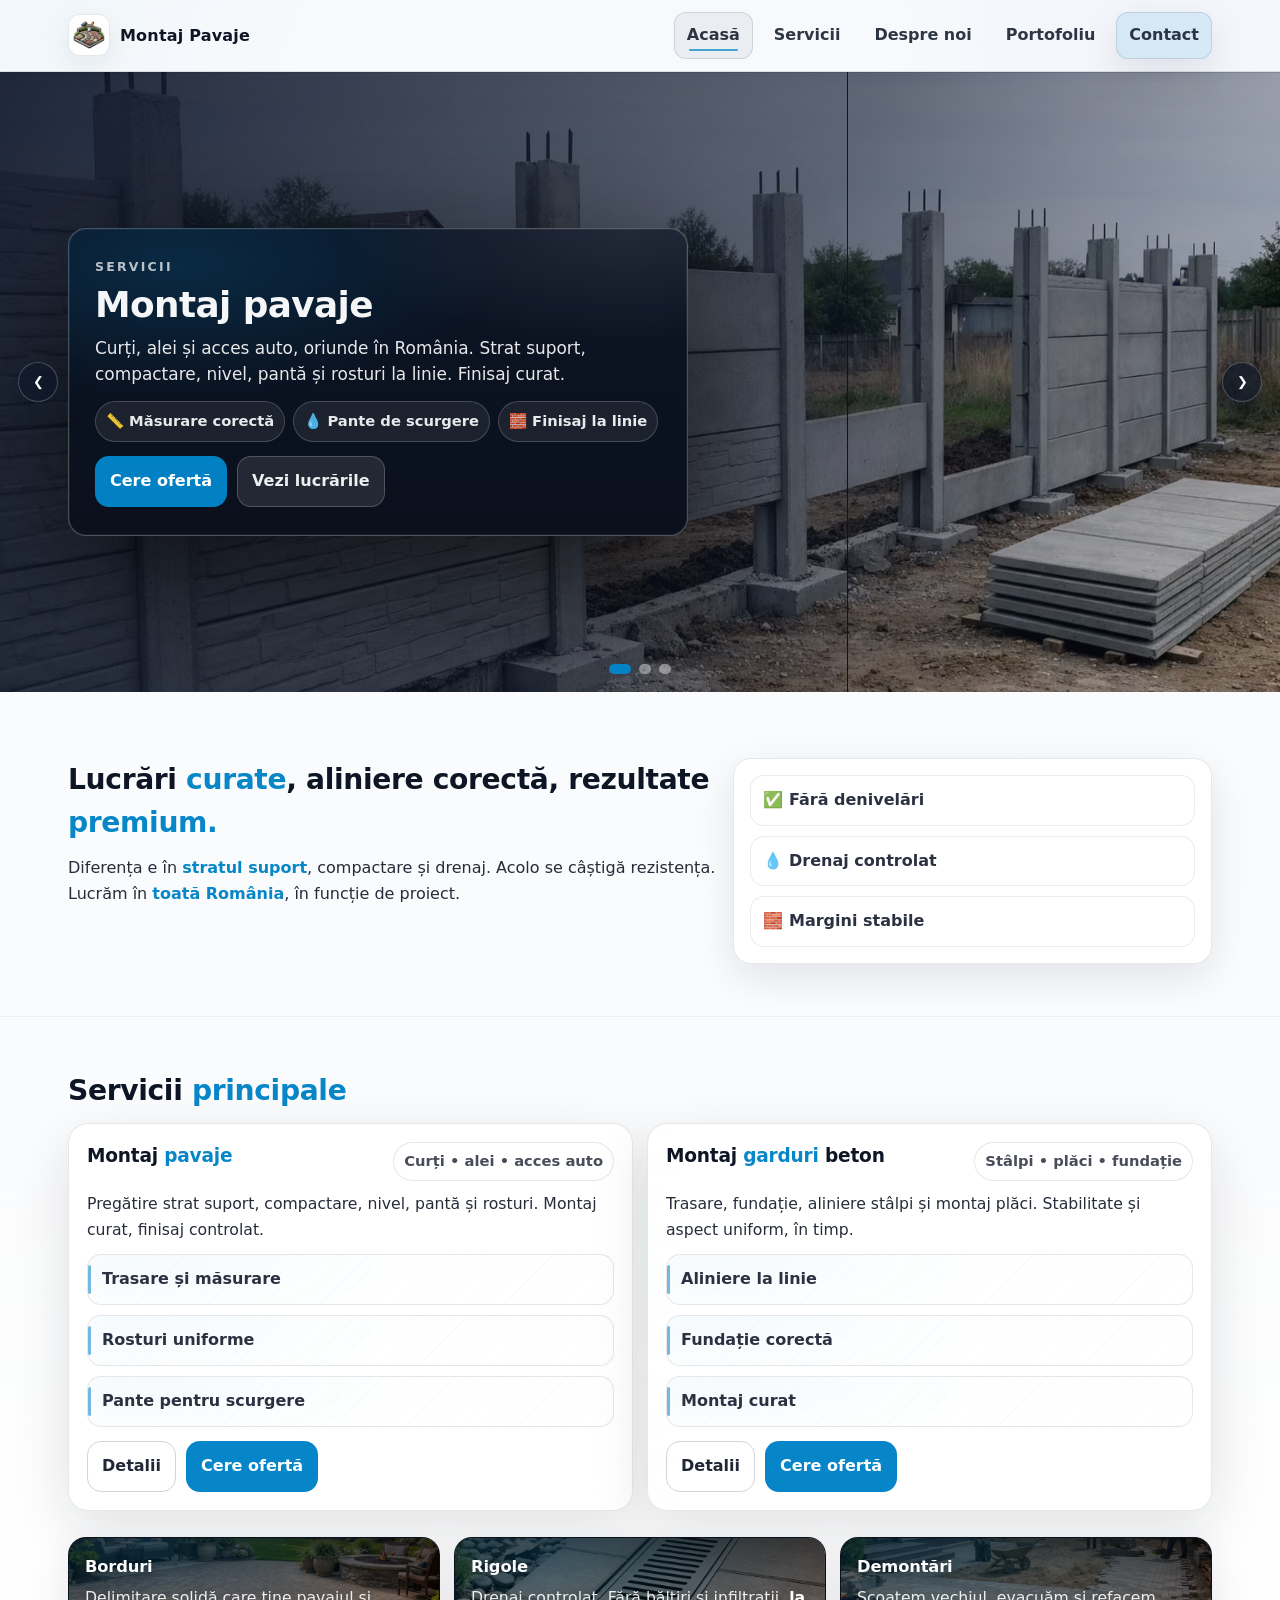
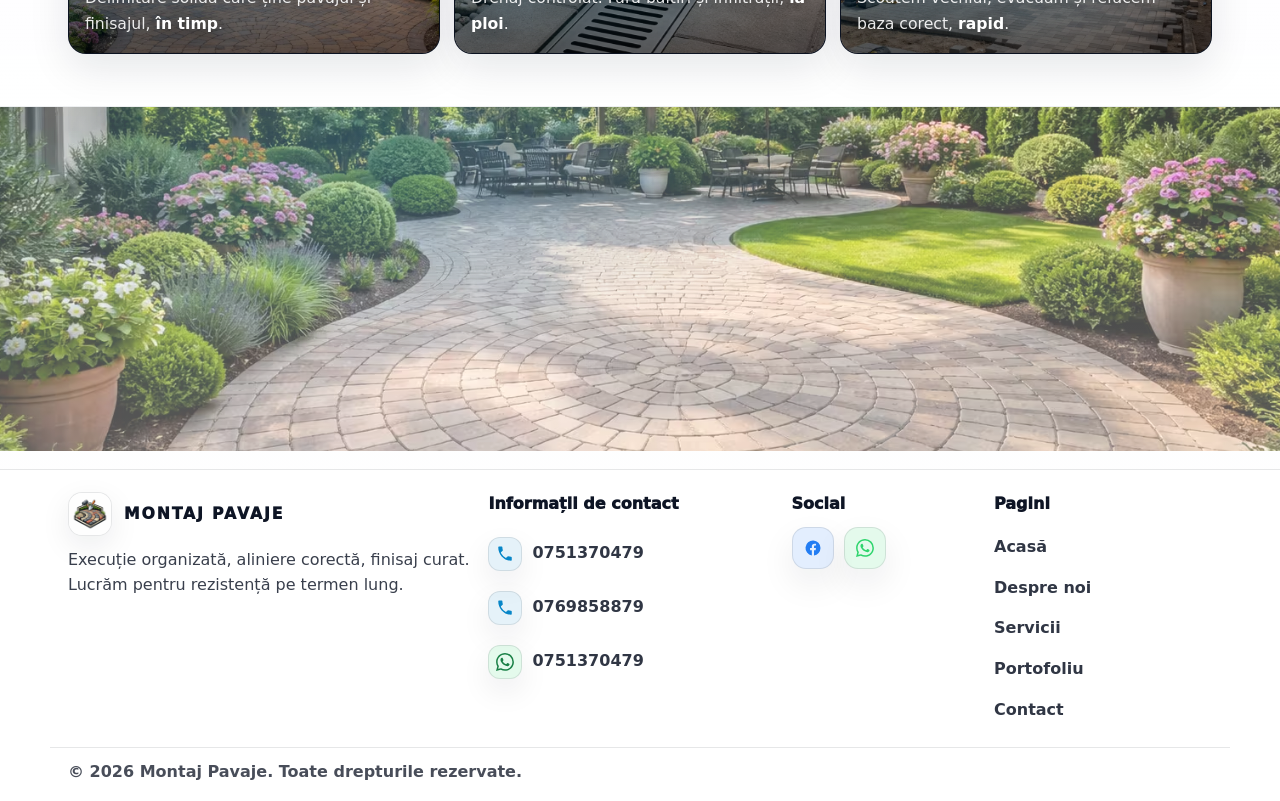
<file: index.html>
<!doctype html>
<html lang="ro">
<head>
  <meta charset="utf-8" />
  <meta name="viewport" content="width=device-width,initial-scale=1,viewport-fit=cover" />
  <meta name="theme-color" content="#F7F9FC" />

  <title>Montaj pavaje și garduri din beton în toată România | Montaj Pavaje</title>
  <meta name="description" content="Montaj pavaje și garduri din beton în toată România. Execuție curată, măsurare corectă, aliniere și finisaj premium. Cere ofertă rapidă." />
  <meta name="robots" content="index,follow,max-snippet:-1,max-image-preview:large,max-video-preview:-1" />

  <!-- Canonical (domeniul tău real) -->
  <link rel="canonical" href="https://montajpavele-ag.ro/" />

  <!-- Favicons (în rădăcină) -->
  <link rel="icon" type="image/png" href="/favicon-96x96.png" sizes="96x96" />
  <link rel="icon" type="image/svg+xml" href="/favicon.svg" />
  <link rel="shortcut icon" href="/favicon.ico" />
  <link rel="apple-touch-icon" sizes="180x180" href="/apple-touch-icon.png" />
  <link rel="manifest" href="/site.webmanifest" />

  <!-- Open Graph / Twitter (SEO share) -->
  <meta property="og:type" content="website" />
  <meta property="og:locale" content="ro_RO" />
  <meta property="og:site_name" content="Montaj Pavaje" />
  <meta property="og:title" content="Montaj pavaje și garduri din beton în toată România | Montaj Pavaje" />
  <meta property="og:description" content="Montaj pavaje și garduri din beton în toată România. Execuție curată, măsurare corectă, aliniere și finisaj premium. Cere ofertă rapidă." />
  <meta property="og:url" content="https://montajpavele-ag.ro/" />
  <meta property="og:image" content="https://montajpavele-ag.ro/apple-touch-icon.png" />
  <meta name="twitter:card" content="summary_large_image" />

  <!-- CSS -->
  <link rel="stylesheet" href="style.css" />

  <!-- Preload hero (LCP) -->
  <link rel="preload" as="image" href="poze/hero-1-2400.avif" type="image/avif" fetchpriority="high" />

  <!-- JSON-LD -->
  <script type="application/ld+json">
  {
    "@context": "https://schema.org",
    "@type": "LocalBusiness",
    "name": "Montaj Pavaje",
    "url": "https://montajpavele-ag.ro/",
    "logo": "https://montajpavele-ag.ro/apple-touch-icon.png",
    "image": [
      "https://montajpavele-ag.ro/poze/hero-1-2400.avif",
      "https://montajpavele-ag.ro/poze/hero-2-2400.avif",
      "https://montajpavele-ag.ro/poze/hero-3-2400.avif"
    ],
    "telephone": "+40747684097",
    "address": { "@type": "PostalAddress", "addressCountry": "RO" },
    "areaServed": "RO",
    "sameAs": [
      "https://www.facebook.com/share/1B6ycQjmfE/?mibextid=wwXIfr"
    ]
  }
  </script>
</head>

<body>
  <div class="bgFX" aria-hidden="true">
    <div class="blob b1"></div>
    <div class="blob b2"></div>
    <div class="grid"></div>
  </div>

  <header class="header">
    <div class="wrap">
      <div class="nav">
        <a class="brand" href="index.html" aria-label="Acasă">
          <img src="/apple-touch-icon.png" alt="Logo Montaj Pavaje" width="42" height="42" decoding="async" />
          <span class="t">
            <span class="name">Montaj Pavaje</span>
          </span>
        </a>

        <nav class="menu" aria-label="Navigație principală">
          <a class="active" href="index.html">Acasă</a>
          <a href="servicii.html">Servicii</a>
          <a href="despre-noi.html">Despre noi</a>
          <a href="portofoliu.html">Portofoliu</a>
          <a class="cta" href="contact.html">Contact</a>
        </nav>

        <button class="burger" id="burger" aria-label="Deschide meniul" aria-expanded="false" aria-controls="mobilePanel">☰</button>
      </div>

      <div class="panel" id="mobilePanel">
        <a href="index.html">Acasă</a>
        <a href="servicii.html">Servicii</a>
        <a href="despre-noi.html">Despre noi</a>
        <a href="portofoliu.html">Portofoliu</a>
        <a href="contact.html">Contact</a>
      </div>
    </div>
  </header>

  <!-- HERO (background-image AVIF) -->
  <section class="hero hero-slider" aria-label="Header cu imagini">
    <div class="hero-slides" id="heroSlides" data-interval="6000">
      <article class="hero-slide is-active" style="background-image:url('poze/hero-1-2400.avif'); background-position:center 25%;"></article>
      <article class="hero-slide" style="background-image:url('poze/hero-2-2400.avif'); background-position:center 25%;"></article>
      <article class="hero-slide" style="background-image:url('poze/hero-3-2400.avif'); background-position:center 25%;"></article>
    </div>

    <div class="hero-gradient" aria-hidden="true"></div>

    <div class="hero-content">
      <div class="wrap">
        <div class="heroCard reveal" id="heroCard" aria-live="polite">
          <div class="heroEyebrow" id="cardEyebrow">SERVICII</div>

          <h1 class="heroTitle" id="cardTitle">Montaj pavaje</h1>

          <p class="heroLead" id="cardLead">
            Curți, alei și acces auto, oriunde în România. Strat suport, compactare, nivel, pantă și rosturi la linie. Finisaj curat.
          </p>

          <div class="heroBadges" id="cardBadges">
            <span class="badge">📏 Măsurare corectă</span>
            <span class="badge">💧 Pante de scurgere</span>
            <span class="badge">🧱 Finisaj la linie</span>
          </div>

          <div class="heroActions">
            <a class="btn primary" href="contact.html" id="cardPrimary">Cere ofertă</a>
            <a class="btn ghostOnDark" href="portofoliu.html" id="cardSecondary">Vezi lucrările</a>
          </div>
        </div>
      </div>
    </div>

    <button class="hero-nav hero-prev" id="prevSlide" type="button" aria-label="Slide anterior">&#10094;</button>
    <button class="hero-nav hero-next" id="nextSlide" type="button" aria-label="Slide următor">&#10095;</button>

    <div class="hero-dots" id="heroDots" role="tablist" aria-label="Slide-uri">
      <button class="hero-dot is-active" data-i="0" aria-label="Slide 1" aria-selected="true"></button>
      <button class="hero-dot" data-i="1" aria-label="Slide 2" aria-selected="false"></button>
      <button class="hero-dot" data-i="2" aria-label="Slide 3" aria-selected="false"></button>
    </div>
  </section>

  <main class="main">
    <section class="section">
      <div class="wrap">
        <div class="headlineRow">
          <div class="reveal">
            <h2 class="h2">
              Lucrări <span class="accent">curate</span>, aliniere corectă, rezultate <span class="accent2">premium.</span>
            </h2>
            <p class="p">
              Diferența e în <span class="accent">stratul suport</span>, compactare și drenaj. Acolo se câștigă rezistența.
              Lucrăm în <span class="accent2">toată România</span>, în funcție de proiect.
            </p>
          </div>

          <div class="valueList reveal">
            <div class="valueItem">✅ Fără denivelări</div>
            <div class="valueItem">💧 Drenaj controlat</div>
            <div class="valueItem">🧱 Margini stabile</div>
          </div>
        </div>
      </div>
    </section>

    <section class="section soft">
      <div class="wrap">
        <div class="sectionHead reveal">
          <h2 class="h2">Servicii <span class="accent2">principale</span></h2>
        </div>

        <div class="grid2">
          <article class="bigCard accentA reveal">
            <div class="bigTop">
              <h3 class="h3">Montaj <span class="accent">pavaje</span></h3>
              <span class="pill">Curți • alei • acces auto</span>
            </div>

            <p class="p small">
              Pregătire strat suport, compactare, nivel, pantă și rosturi. Montaj curat, finisaj controlat.
            </p>

            <div class="bullets">
              <div class="b b-1">Trasare și măsurare</div>
              <div class="b b-2">Rosturi uniforme</div>
              <div class="b b-3">Pante pentru scurgere</div>
            </div>

            <div class="actions">
              <a class="btn outline" href="servicii.html">Detalii</a>
              <a class="btn primary" href="contact.html">Cere ofertă</a>
            </div>
          </article>

          <article class="bigCard accentB reveal">
            <div class="bigTop">
              <h3 class="h3">Montaj <span class="accent2">garduri</span> beton</h3>
              <span class="pill">Stâlpi • plăci • fundație</span>
            </div>

            <p class="p small">
              Trasare, fundație, aliniere stâlpi și montaj plăci. Stabilitate și aspect uniform, în timp.
            </p>

            <div class="bullets">
              <div class="b b-1">Aliniere la linie</div>
              <div class="b b-2">Fundație corectă</div>
              <div class="b b-3">Montaj curat</div>
            </div>

            <div class="actions">
              <a class="btn outline" href="servicii.html">Detalii</a>
              <a class="btn primary" href="contact.html">Cere ofertă</a>
            </div>
          </article>
        </div>

        <div class="grid3 mt">
          <article class="miniCard miniBg reveal" style="--bg:url('poze/backcard1.avif')">
            <h4 class="h4">Borduri</h4>
            <p class="p small">Delimitare solidă care ține pavajul și finisajul, <b>în timp</b>.</p>
          </article>

          <article class="miniCard miniBg reveal" style="--bg:url('poze/backcard2.avif')">
            <h4 class="h4">Rigole</h4>
            <p class="p small">Drenaj controlat. Fără băltiri și infiltrații, <b>la ploi</b>.</p>
          </article>

          <article class="miniCard miniBg reveal" style="--bg:url('poze/backcard3.avif')">
            <h4 class="h4">Demontări</h4>
            <p class="p small">Scoatem vechiul, evacuăm și refacem baza corect, <b>rapid</b>.</p>
          </article>
        </div>
      </div>
    </section>

    <section class="section sectionCtaBg">
      <div class="wrap">
        <div class="ctaPremium reveal">
          <div>
            <h2 class="h2">Cere ofertă <span class="accent">rapidă</span></h2>

            <p class="p ctaText">
              Lucrăm în toată România, în funcție de proiect. Trimite 2-3 poze, locația și suprafața aproximativă, iar noi revenim cu o estimare realistă.
            </p>

            <div class="actions">
              <a class="btn primary" href="contact.html">Cere ofertă</a>
              <a class="btn outline" href="tel:+40747684097">Sună</a>
            </div>
          </div>

          <div class="ctaSide">
            <div class="ctaLine">Răspuns rapid</div>
            <div class="ctaLine">Ofertă clară</div>
            <div class="ctaLine">Lucrări curate</div>
          </div>
        </div>
      </div>
    </section>
  </main>

<!-- Footer -->
<footer class="footer">
  <div class="wrap footerGrid">
    <div class="fBrand">
      <div class="fLogoRow">
        <img class="fLogoImg" src="/apple-touch-icon.png" alt="Logo Montaj Pavaje" width="44" height="44" loading="lazy" decoding="async" />
        <div>
          <div class="fName">MONTAJ PAVAJE</div>
        </div>
      </div>
      <p class="fDesc">
        Execuție organizată, aliniere corectă, finisaj curat. Lucrăm pentru rezistență pe termen lung.
      </p>
    </div>

    <div class="fCol">
      <div class="fTitle">Informații de contact</div>

      <!-- Telefon 1 -->
      <a class="fItem" href="tel:+40751370479">
        <span class="iBox iPhone" aria-hidden="true">
          <svg viewBox="0 0 24 24" width="18" height="18" fill="currentColor" aria-hidden="true">
            <path d="M6.62 10.79a15.07 15.07 0 0 0 6.59 6.59l2.2-2.2a1 1 0 0 1 1.02-.24c1.12.37 2.33.57 3.57.57a1 1 0 0 1 1 1V20a1 1 0 0 1-1 1C10.85 21 3 13.15 3 3a1 1 0 0 1 1-1h3.5a1 1 0 0 1 1 1c0 1.24.2 2.45.57 3.57a1 1 0 0 1-.24 1.02l-2.21 2.2Z"/>
          </svg>
        </span>
        <span>0751370479</span>
      </a>

      <!-- Telefon 2 -->
      <a class="fItem" href="tel:+40769858879">
        <span class="iBox iPhone" aria-hidden="true">
          <svg viewBox="0 0 24 24" width="18" height="18" fill="currentColor" aria-hidden="true">
            <path d="M6.62 10.79a15.07 15.07 0 0 0 6.59 6.59l2.2-2.2a1 1 0 0 1 1.02-.24c1.12.37 2.33.57 3.57.57a1 1 0 0 1 1 1V20a1 1 0 0 1-1 1C10.85 21 3 13.15 3 3a1 1 0 0 1 1-1h3.5a1 1 0 0 1 1 1c0 1.24.2 2.45.57 3.57a1 1 0 0 1-.24 1.02l-2.21 2.2Z"/>
          </svg>
        </span>
        <span>0769858879</span>
      </a>

      <!-- WhatsApp 1 -->
      <a class="fItem" href="https://wa.me/40751370479" target="_blank" rel="noopener">
        <span class="iBox iWA" aria-hidden="true">
          <!-- WhatsApp (corect, cu telefon în interior) -->
          <svg xmlns="http://www.w3.org/2000/svg" width="18" height="18" fill="currentColor" viewBox="0 0 16 16" aria-hidden="true">
            <path d="M13.601 2.326A7.85 7.85 0 0 0 7.994 0C3.627 0 .068 3.558.064 7.926c0 1.399.366 2.76 1.057 3.965L0 16l4.204-1.102a7.9 7.9 0 0 0 3.79.965h.004c4.368 0 7.926-3.558 7.93-7.93A7.9 7.9 0 0 0 13.6 2.326zM7.994 14.521a6.6 6.6 0 0 1-3.356-.92l-.24-.144-2.494.654.666-2.433-.156-.251a6.56 6.56 0 0 1-1.007-3.505c0-3.626 2.957-6.584 6.591-6.584a6.56 6.56 0 0 1 4.66 1.931 6.56 6.56 0 0 1 1.928 4.66c-.004 3.639-2.961 6.592-6.592 6.592m3.615-4.934c-.197-.099-1.17-.578-1.353-.646-.182-.065-.315-.099-.445.099-.133.197-.513.646-.627.775-.114.133-.232.148-.43.05-.197-.1-.836-.308-1.592-.985-.59-.525-.985-1.175-1.103-1.372-.114-.198-.011-.304.088-.403.087-.088.197-.232.296-.346.1-.114.133-.198.198-.33.065-.134.034-.248-.015-.347-.05-.099-.445-1.076-.612-1.47-.16-.389-.323-.335-.445-.34-.114-.007-.247-.007-.38-.007a.73.73 0 0 0-.529.247c-.182.198-.691.677-.691 1.654s.71 1.916.81 2.049c.098.133 1.394 2.132 3.383 2.992.47.205.84.326 1.129.418.475.152.904.129 1.246.08.38-.058 1.171-.48 1.338-.943.164-.464.164-.86.114-.943-.049-.084-.182-.133-.38-.232"/>
          </svg>
        </span>
        <span>0751370479</span>
      </a>
    </div>

    <div class="fCol">
      <div class="fTitle">Social</div>
      <div class="socialRow">
        <a class="socialIcon fb" href="https://www.facebook.com/share/1B6ycQjmfE/?mibextid=wwXIfr" target="_blank" rel="noopener" aria-label="Facebook">
          <svg viewBox="0 0 24 24" width="18" height="18" fill="currentColor" aria-hidden="true">
            <path d="M22 12a10 10 0 1 0-11.56 9.88v-7H8.08V12h2.36V9.8c0-2.33 1.39-3.62 3.52-3.62 1.02 0 2.09.18 2.09.18v2.3h-1.18c-1.16 0-1.52.72-1.52 1.45V12h2.59l-.41 2.88h-2.18v7A10 10 0 0 0 22 12Z"/>
          </svg>
        </a>

        <!-- dacă vrei păstrezi doar iconița WA; am lăsat-o pe primul număr ca link implicit -->
        <a class="socialIcon wa" href="https://wa.me/40751370479" target="_blank" rel="noopener" aria-label="WhatsApp">
          <svg xmlns="http://www.w3.org/2000/svg" width="18" height="18" fill="currentColor" viewBox="0 0 16 16" aria-hidden="true">
            <path d="M13.601 2.326A7.85 7.85 0 0 0 7.994 0C3.627 0 .068 3.558.064 7.926c0 1.399.366 2.76 1.057 3.965L0 16l4.204-1.102a7.9 7.9 0 0 0 3.79.965h.004c4.368 0 7.926-3.558 7.93-7.93A7.9 7.9 0 0 0 13.6 2.326zM7.994 14.521a6.6 6.6 0 0 1-3.356-.92l-.24-.144-2.494.654.666-2.433-.156-.251a6.56 6.56 0 0 1-1.007-3.505c0-3.626 2.957-6.584 6.591-6.584a6.56 6.56 0 0 1 4.66 1.931 6.56 6.56 0 0 1 1.928 4.66c-.004 3.639-2.961 6.592-6.592 6.592m3.615-4.934c-.197-.099-1.17-.578-1.353-.646-.182-.065-.315-.099-.445.099-.133.197-.513.646-.627.775-.114.133-.232.148-.43.05-.197-.1-.836-.308-1.592-.985-.59-.525-.985-1.175-1.103-1.372-.114-.198-.011-.304.088-.403.087-.088.197-.232.296-.346.1-.114.133-.198.198-.33.065-.134.034-.248-.015-.347-.05-.099-.445-1.076-.612-1.47-.16-.389-.323-.335-.445-.34-.114-.007-.247-.007-.38-.007a.73.73 0 0 0-.529.247c-.182.198-.691.677-.691 1.654s.71 1.916.81 2.049c.098.133 1.394 2.132 3.383 2.992.47.205.84.326 1.129.418.475.152.904.129 1.246.08.38-.058 1.171-.48 1.338-.943.164-.464.164-.86.114-.943-.049-.084-.182-.133-.38-.232"/>
          </svg>
        </a>
      </div>
    </div>

    <div class="fCol">
      <div class="fTitle">Pagini</div>
      <a class="fLink" href="index.html">Acasă</a>
      <a class="fLink" href="despre-noi.html">Despre noi</a>
      <a class="fLink" href="servicii.html">Servicii</a>
      <a class="fLink" href="portofoliu.html">Portofoliu</a>
      <a class="fLink" href="contact.html">Contact</a>
    </div>
  </div>

  <div class="wrap footerBottom">
    <span>© <span id="y"></span> Montaj Pavaje. Toate drepturile rezervate.</span>
  </div>
</footer>


  <script>
    // an
    const yEl = document.getElementById("y");
    if (yEl) yEl.textContent = new Date().getFullYear();

    // burger (overlay)
    const burger = document.getElementById("burger");
    const panel = document.getElementById("mobilePanel");

    function closeMenu(){
      if (!panel || !burger) return;
      panel.classList.remove("open");
      burger.setAttribute("aria-expanded", "false");
      burger.textContent = "☰";
    }

    if (burger && panel) {
      burger.addEventListener("click", (e) => {
        e.stopPropagation();
        const open = panel.classList.toggle("open");
        burger.setAttribute("aria-expanded", String(open));
        burger.textContent = open ? "✕" : "☰";
      });

      panel.querySelectorAll("a").forEach(a => a.addEventListener("click", () => closeMenu()));

      document.addEventListener("click", (e) => {
        if (!panel.classList.contains("open")) return;
        const clickedInside = panel.contains(e.target) || burger.contains(e.target);
        if (!clickedInside) closeMenu();
      });

      document.addEventListener("keydown", (e) => {
        if (e.key === "Escape") closeMenu();
      });
    }

    // HERO slider + card sync
    const slidesWrap = document.getElementById("heroSlides");
    const slides = Array.from(document.querySelectorAll(".hero-slide"));
    const dots = Array.from(document.querySelectorAll(".hero-dot"));
    const prev = document.getElementById("prevSlide");
    const next = document.getElementById("nextSlide");

    const heroCardEl = document.getElementById("heroCard");
    const card = {
      eyebrow: document.getElementById("cardEyebrow"),
      title: document.getElementById("cardTitle"),
      lead: document.getElementById("cardLead"),
      badges: document.getElementById("cardBadges")
    };

    const cardStates = [
      {
        eyebrow: "SERVICII",
        title: "Montaj pavaje",
        lead: "Curți, alei și acces auto, oriunde în România. Strat suport, compactare, nivel, pantă și rosturi la linie. Finisaj curat.",
        badges: ["📏 Măsurare corectă", "💧 Pante de scurgere", "🧱 Finisaj la linie"]
      },
      {
        eyebrow: "SERVICII",
        title: "Montaj garduri din beton",
        lead: "Trasare, fundație, aliniere stâlpi și montaj plăci. Stabilitate și aspect uniform, în timp. Deplasare în toată România, în funcție de proiect.",
        badges: ["📐 Aliniere la linie", "📍 Fundație corectă", "🧱 Montaj curat"]
      },
      {
        eyebrow: "DETALII",
        title: "Finisaj premium",
        lead: "Borduri, rigole și detalii de margine care țin lucrarea dreaptă și arată bine, pe termen lung.",
        badges: ["🧱 Margini stabile", "💧 Drenaj controlat", "✨ Predare curată"]
      }
    ];

    let sIndex = 0;
    let sTimer = null;
    const interval = Number(slidesWrap?.dataset?.interval || 6000);

    function renderCard(i){
      const s = cardStates[i] || cardStates[0];
      if (!heroCardEl) return;

      heroCardEl.classList.add("swapOut");
      setTimeout(() => {
        if (card.eyebrow) card.eyebrow.textContent = s.eyebrow;
        if (card.title) card.title.textContent = s.title;
        if (card.lead) card.lead.textContent = s.lead;
        if (card.badges) card.badges.innerHTML = s.badges.map(x => `<span class="badge">${x}</span>`).join("");
        heroCardEl.classList.remove("swapOut");
      }, 140);
    }

    function setSlide(n){
      if (!slides.length) return;
      sIndex = (n + slides.length) % slides.length;

      slides.forEach((sl, idx) => sl.classList.toggle("is-active", idx === sIndex));
      dots.forEach((d, idx) => {
        const on = idx === sIndex;
        d.classList.toggle("is-active", on);
        d.setAttribute("aria-selected", on ? "true" : "false");
      });

      renderCard(sIndex);
    }

    function start(){
      if (sTimer) clearInterval(sTimer);
      if (!slides.length) return;
      sTimer = setInterval(() => setSlide(sIndex + 1), interval);
    }

    if (prev) prev.addEventListener("click", () => { setSlide(sIndex - 1); start(); });
    if (next) next.addEventListener("click", () => { setSlide(sIndex + 1); start(); });
    dots.forEach(d => d.addEventListener("click", () => { setSlide(Number(d.dataset.i)); start(); }));

    setSlide(0);
    start();

    // Reveal
    const revealEls = document.querySelectorAll(".reveal");
    const io = new IntersectionObserver((entries) => {
      for (const e of entries){
        if (e.isIntersecting){
          e.target.classList.add("in");
          io.unobserve(e.target);
        }
      }
    }, {threshold: 0.12});
    revealEls.forEach(el => io.observe(el));
  </script>
</body>
</html>
</file>
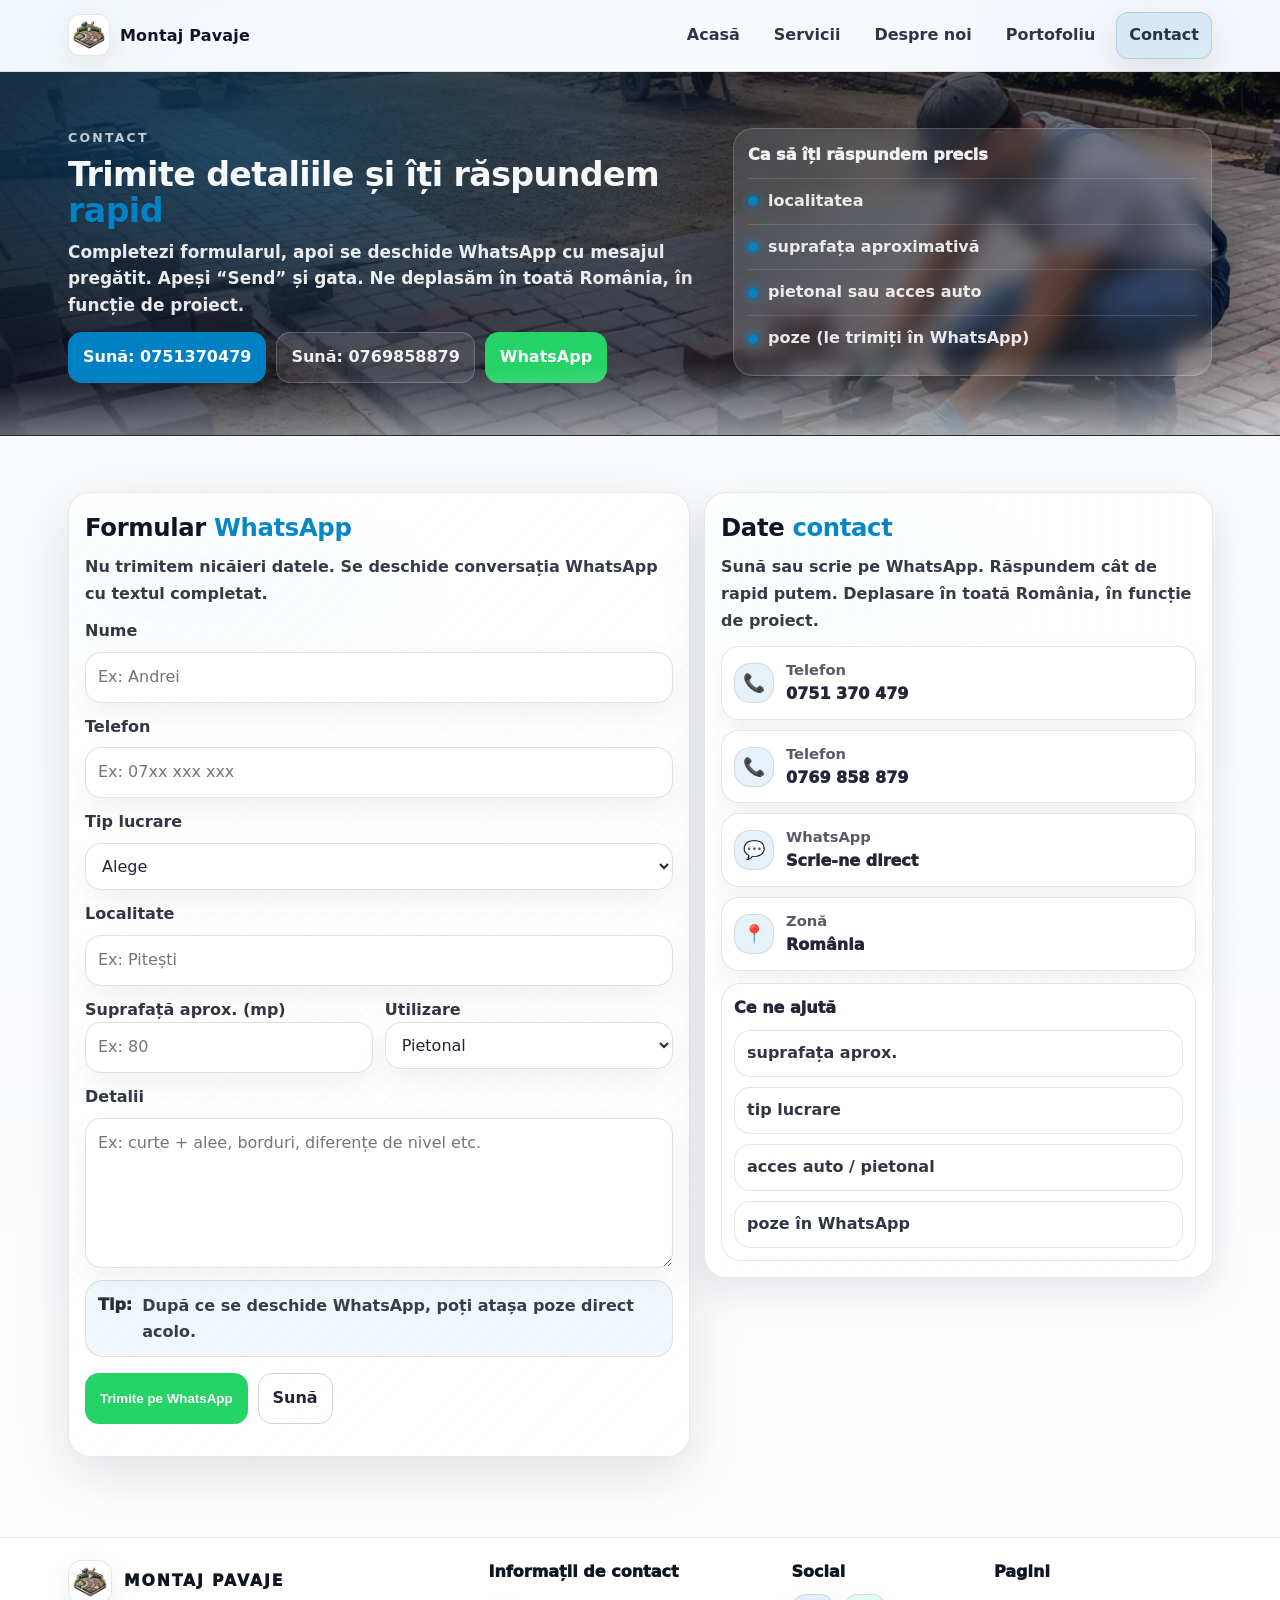
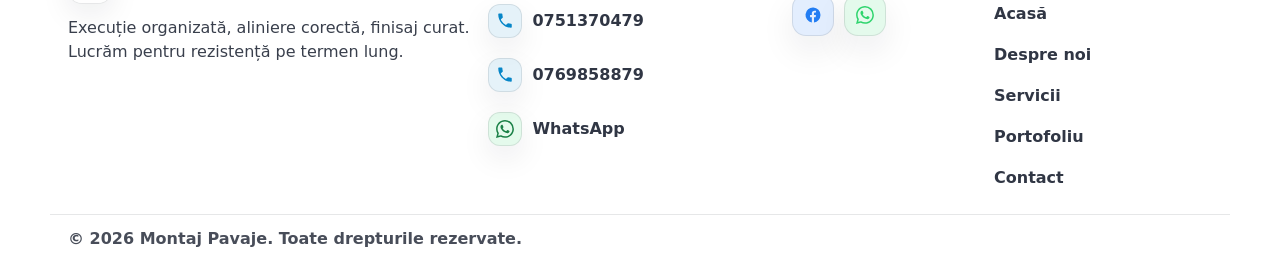
<file: contact.html>
<!doctype html>
<html lang="ro">
<head>
  <meta charset="utf-8" />
  <meta name="viewport" content="width=device-width,initial-scale=1,viewport-fit=cover" />
  <meta name="theme-color" content="#F7F9FC" />

  <title>Contact - montaj pavaje și garduri din beton în toată România | Montaj Pavaje</title>
  <meta name="description" content="Contactează Montaj Pavaje. Completezi formularul și se deschide WhatsApp cu mesajul pregătit. Ne deplasăm în toată România, în funcție de proiect." />
  <meta name="robots" content="index,follow,max-snippet:-1,max-image-preview:large,max-video-preview:-1" />
  <link rel="canonical" href="https://montajpavele-ag.ro/contact.html" />

  <!-- Favicons -->
  <link rel="icon" type="image/png" href="/favicon-96x96.png" sizes="96x96" />
  <link rel="icon" type="image/svg+xml" href="/favicon.svg" />
  <link rel="shortcut icon" href="/favicon.ico" />
  <link rel="apple-touch-icon" sizes="180x180" href="/apple-touch-icon.png" />
  <link rel="manifest" href="/site.webmanifest" />

  <!-- OG / Twitter -->
  <meta property="og:type" content="website" />
  <meta property="og:site_name" content="Montaj Pavaje" />
  <meta property="og:locale" content="ro_RO" />
  <meta property="og:title" content="Contact - montaj în toată România | Montaj Pavaje" />
  <meta property="og:description" content="Completezi formularul și se deschide WhatsApp cu mesajul pregătit. Ne deplasăm în toată România, în funcție de proiect." />
  <meta property="og:url" content="https://montajpavele-ag.ro/contact.html" />
  <meta property="og:image" content="https://montajpavele-ag.ro/poze/hero-2-2400.avif" />
  <meta name="twitter:card" content="summary_large_image" />

  <!-- CSS -->
  <link rel="stylesheet" href="style.css" />
  <link rel="stylesheet" href="contact.css" />

  <!-- JSON-LD -->
  <script type="application/ld+json">
  {
    "@context":"https://schema.org",
    "@graph":[
      {
        "@type":"LocalBusiness",
        "@id":"https://montajpavele-ag.ro/#business",
        "name":"Montaj Pavaje",
        "url":"https://montajpavele-ag.ro/",
        "logo":"https://montajpavele-ag.ro/apple-touch-icon.png",
        "telephone":["+40751370479","+40769858879"],
        "address":{"@type":"PostalAddress","addressCountry":"RO"},
        "areaServed":"RO",
        "sameAs":["https://www.facebook.com/share/1B6ycQjmfE/?mibextid=wwXIfr"]
      },
      {
        "@type":"BreadcrumbList",
        "@id":"https://montajpavele-ag.ro/contact.html#breadcrumbs",
        "itemListElement":[
          {"@type":"ListItem","position":1,"name":"Acasă","item":"https://montajpavele-ag.ro/"},
          {"@type":"ListItem","position":2,"name":"Contact","item":"https://montajpavele-ag.ro/contact.html"}
        ]
      },
      {
        "@type":"ContactPage",
        "@id":"https://montajpavele-ag.ro/contact.html#contact",
        "name":"Contact | Montaj Pavaje",
        "url":"https://montajpavele-ag.ro/contact.html",
        "isPartOf":{"@id":"https://montajpavele-ag.ro/#business"}
      }
    ]
  }
  </script>
</head>

<body class="page-contact">
  <a class="skip" href="#content">Sari la conținut</a>

  <div class="bgFX" aria-hidden="true">
    <div class="blob b1"></div>
    <div class="blob b2"></div>
    <div class="grid"></div>
  </div>

  <!-- Header identic -->
  <header class="header">
    <div class="wrap">
      <div class="nav">
        <a class="brand" href="index.html" aria-label="Acasă">
          <img src="/apple-touch-icon.png" alt="Logo Montaj Pavaje" width="42" height="42" decoding="async" />
          <span class="t"><span class="name">Montaj Pavaje</span></span>
        </a>

        <nav class="menu" aria-label="Navigație principală">
          <a href="index.html">Acasă</a>
          <a href="servicii.html">Servicii</a>
          <a href="despre-noi.html">Despre noi</a>
          <a href="portofoliu.html">Portofoliu</a>
          <a class="cta active" href="contact.html" aria-current="page">Contact</a>
        </nav>

        <button class="burger" id="burger" aria-label="Deschide meniul" aria-expanded="false" aria-controls="mobilePanel">☰</button>
      </div>

      <div class="panel" id="mobilePanel">
        <a href="index.html">Acasă</a>
        <a href="servicii.html">Servicii</a>
        <a href="despre-noi.html">Despre noi</a>
        <a href="portofoliu.html">Portofoliu</a>
        <a class="isActive" href="contact.html" aria-current="page">Contact</a>
      </div>
    </div>
  </header>

  <!-- HERO -->
  <section class="ctHero" aria-label="Contact">
    <div class="ctHeroBg" aria-hidden="true"></div>
    <div class="ctHeroShade" aria-hidden="true"></div>

    <div class="wrap ctHeroInner">
      <div class="ctHeroCopy">
        <div class="ctKicker reveal">CONTACT</div>
        <h1 class="ctH1 reveal">Trimite detaliile și îți răspundem <span class="accent">rapid</span></h1>
        <p class="ctLead reveal">
          Completezi formularul, apoi se deschide WhatsApp cu mesajul pregătit. Apeși “Send” și gata.
          Ne deplasăm în toată România, în funcție de proiect.
        </p>

<div class="ctActions reveal">
  <a class="btn primary" href="tel:+40751370479">Sună: 0751370479</a>
  <a class="btn ghostOnDark" href="tel:+40769858879">Sună: 0769858879</a>
  <a class="btn whatsapp" href="https://wa.me/40751370479" target="_blank" rel="noopener">WhatsApp</a>
</div>

      </div>

      <div class="ctHeroMini reveal" aria-label="Ce e util să trimiți">
        <div class="ctMiniTitle">Ca să îți răspundem precis</div>
        <div class="ctMiniRow"><span class="ctDot" aria-hidden="true"></span><span>localitatea</span></div>
        <div class="ctMiniRow"><span class="ctDot" aria-hidden="true"></span><span>suprafața aproximativă</span></div>
        <div class="ctMiniRow"><span class="ctDot" aria-hidden="true"></span><span>pietonal sau acces auto</span></div>
        <div class="ctMiniRow"><span class="ctDot" aria-hidden="true"></span><span>poze (le trimiți în WhatsApp)</span></div>
      </div>
    </div>

    <div class="ctHeroEdge" aria-hidden="true"></div>
  </section>

  <main id="content" class="ctMain">
    <section class="ctSection">
      <div class="wrap ctGrid">
        <!-- Formular -->
        <section class="ctFormWrap reveal" aria-label="Formular contact">
          <div class="ctFormHead">
            <h2 class="ctH2">Formular <span class="accent">WhatsApp</span></h2>
            <p class="ctP">Nu trimitem nicăieri datele. Se deschide conversația WhatsApp cu textul completat.</p>
          </div>

          <form id="waForm" class="ctForm" autocomplete="on">
            <div class="ctRow">
              <label class="ctLabel" for="nume">Nume</label>
              <input class="ctInput" id="nume" name="nume" type="text" placeholder="Ex: Andrei" required />
            </div>

            <div class="ctRow">
              <label class="ctLabel" for="telefon">Telefon</label>
              <input class="ctInput" id="telefon" name="telefon" type="tel" inputmode="tel" placeholder="Ex: 07xx xxx xxx" required />
            </div>

            <div class="ctRow">
              <label class="ctLabel" for="lucrare">Tip lucrare</label>
              <select class="ctInput" id="lucrare" name="lucrare" required>
                <option value="" selected disabled>Alege</option>
                <option value="Pavele">Pavele</option>
                <option value="Garduri beton">Garduri beton</option>
                <option value="Borduri / rigole">Borduri / rigole</option>
                <option value="Demontări + refacere bază">Demontări + refacere bază</option>
              </select>
            </div>

            <div class="ctRow">
              <label class="ctLabel" for="localitate">Localitate</label>
              <input class="ctInput" id="localitate" name="localitate" type="text" placeholder="Ex: Pitești" required />
            </div>

            <div class="ctRow ct2">
              <div>
                <label class="ctLabel" for="suprafata">Suprafață aprox. (mp)</label>
                <input class="ctInput" id="suprafata" name="suprafata" type="number" min="1" step="1" placeholder="Ex: 80" />
              </div>
              <div>
                <label class="ctLabel" for="acces">Utilizare</label>
                <select class="ctInput" id="acces" name="acces">
                  <option value="Pietonal" selected>Pietonal</option>
                  <option value="Acces auto">Acces auto</option>
                  <option value="Mixt">Mixt</option>
                </select>
              </div>
            </div>

            <div class="ctRow">
              <label class="ctLabel" for="mesaj">Detalii</label>
              <textarea class="ctTextarea" id="mesaj" name="mesaj" rows="5" placeholder="Ex: curte + alee, borduri, diferențe de nivel etc."></textarea>
            </div>

            <div class="ctNote">
              <div class="ctNoteTitle">Tip:</div>
              <div class="ctNoteText">După ce se deschide WhatsApp, poți atașa poze direct acolo.</div>
            </div>

            <div class="ctBtns">
              <button class="btn whatsapp" type="submit">Trimite pe WhatsApp</button>
              <a class="btn outline" href="tel:+40751370479">Sună</a>
            </div>

            <div class="ctTiny" id="ctTiny" aria-live="polite"></div>
          </form>
        </section>

        <!-- Date contact -->
        <aside class="ctSide reveal" aria-label="Date de contact">
          <div class="ctSideHead">
            <h2 class="ctH2">Date <span class="accent">contact</span></h2>
            <p class="ctP">Sună sau scrie pe WhatsApp. Răspundem cât de rapid putem. Deplasare în toată România, în funcție de proiect.</p>
          </div>

          <a class="ctLink" href="tel:+40751370479">
            <span class="ctIcon" aria-hidden="true">📞</span>
            <span><span class="ctLinkTop">Telefon</span><span class="ctLinkMain">0751 370 479</span></span>
          </a>

          <a class="ctLink" href="tel:+40769858879">
            <span class="ctIcon" aria-hidden="true">📞</span>
            <span><span class="ctLinkTop">Telefon</span><span class="ctLinkMain">0769 858 879</span></span>
          </a>

          <a class="ctLink" href="https://wa.me/40751370479" target="_blank" rel="noopener">
            <span class="ctIcon" aria-hidden="true">💬</span>
            <span><span class="ctLinkTop">WhatsApp</span><span class="ctLinkMain">Scrie-ne direct</span></span>
          </a>

          <a class="ctLink" href="https://www.google.com/maps/search/?api=1&query=Montaj%20Pavaje%20Romania" target="_blank" rel="noopener">
            <span class="ctIcon" aria-hidden="true">📍</span>
            <span><span class="ctLinkTop">Zonă</span><span class="ctLinkMain">România</span></span>
          </a>

          <div class="ctSideBox">
            <div class="ctSideBoxTitle">Ce ne ajută</div>
            <div class="ctSideLine">suprafața aprox.</div>
            <div class="ctSideLine">tip lucrare</div>
            <div class="ctSideLine">acces auto / pietonal</div>
            <div class="ctSideLine">poze în WhatsApp</div>
          </div>
        </aside>
      </div>
    </section>
  </main>

  <!-- Footer (2 numere tel, 1 singur WhatsApp pe primul număr) -->
  <footer class="footer">
    <div class="wrap footerGrid">
      <div class="fBrand">
        <div class="fLogoRow">
          <img class="fLogoImg" src="/apple-touch-icon.png" alt="Logo Montaj Pavaje" width="44" height="44" loading="lazy" decoding="async" />
          <div><div class="fName">MONTAJ PAVAJE</div></div>
        </div>
        <p class="fDesc">Execuție organizată, aliniere corectă, finisaj curat. Lucrăm pentru rezistență pe termen lung.</p>
      </div>

      <div class="fCol">
        <div class="fTitle">Informații de contact</div>

        <a class="fItem" href="tel:+40751370479">
          <span class="iBox iPhone" aria-hidden="true">
            <svg viewBox="0 0 24 24" width="18" height="18" fill="currentColor" aria-hidden="true">
              <path d="M6.62 10.79a15.07 15.07 0 0 0 6.59 6.59l2.2-2.2a1 1 0 0 1 1.02-.24c1.12.37 2.33.57 3.57.57a1 1 0 0 1 1 1V20a1 1 0 0 1-1 1C10.85 21 3 13.15 3 3a1 1 0 0 1 1-1h3.5a1 1 0 0 1 1 1c0 1.24.2 2.45.57 3.57a1 1 0 0 1-.24 1.02l-2.21 2.2Z"/>
            </svg>
          </span>
          <span>0751370479</span>
        </a>

        <a class="fItem" href="tel:+40769858879">
          <span class="iBox iPhone" aria-hidden="true">
            <svg viewBox="0 0 24 24" width="18" height="18" fill="currentColor" aria-hidden="true">
              <path d="M6.62 10.79a15.07 15.07 0 0 0 6.59 6.59l2.2-2.2a1 1 0 0 1 1.02-.24c1.12.37 2.33.57 3.57.57a1 1 0 0 1 1 1V20a1 1 0 0 1-1 1C10.85 21 3 13.15 3 3a1 1 0 0 1 1-1h3.5a1 1 0 0 1 1 1c0 1.24.2 2.45.57 3.57a1 1 0 0 1-.24 1.02l-2.21 2.2Z"/>
            </svg>
          </span>
          <span>0769858879</span>
        </a>

        <a class="fItem" href="https://wa.me/40751370479" target="_blank" rel="noopener">
          <span class="iBox iWA" aria-hidden="true">
            <svg xmlns="http://www.w3.org/2000/svg" width="18" height="18" fill="currentColor" viewBox="0 0 16 16" aria-hidden="true">
              <path d="M13.601 2.326A7.85 7.85 0 0 0 7.994 0C3.627 0 .068 3.558.064 7.926c0 1.399.366 2.76 1.057 3.965L0 16l4.204-1.102a7.9 7.9 0 0 0 3.79.965h.004c4.368 0 7.926-3.558 7.93-7.93A7.9 7.9 0 0 0 13.6 2.326zM7.994 14.521a6.6 6.6 0 0 1-3.356-.92l-.24-.144-2.494.654.666-2.433-.156-.251a6.56 6.56 0 0 1-1.007-3.505c0-3.626 2.957-6.584 6.591-6.584a6.56 6.56 0 0 1 4.66 1.931 6.56 6.56 0 0 1 1.928 4.66c-.004 3.639-2.961 6.592-6.592 6.592m3.615-4.934c-.197-.099-1.17-.578-1.353-.646-.182-.065-.315-.099-.445.099-.133.197-.513.646-.627.775-.114.133-.232.148-.43.05-.197-.1-.836-.308-1.592-.985-.59-.525-.985-1.175-1.103-1.372-.114-.198-.011-.304.088-.403.087-.088.197-.232.296-.346.1-.114.133-.198.198-.33.065-.134.034-.248-.015-.347-.05-.099-.445-1.076-.612-1.47-.16-.389-.323-.335-.445-.34-.114-.007-.247-.007-.38-.007a.73.73 0 0 0-.529.247c-.182.198-.691.677-.691 1.654s.71 1.916.81 2.049c.098.133 1.394 2.132 3.383 2.992.47.205.84.326 1.129.418.475.152.904.129 1.246.08.38-.058 1.171-.48 1.338-.943.164-.464.164-.86.114-.943-.049-.084-.182-.133-.38-.232"/>
            </svg>
          </span>
          <span>WhatsApp</span>
        </a>
      </div>

      <div class="fCol">
        <div class="fTitle">Social</div>
        <div class="socialRow">
          <a class="socialIcon fb" href="https://www.facebook.com/share/1B6ycQjmfE/?mibextid=wwXIfr" target="_blank" rel="noopener" aria-label="Facebook">
            <svg viewBox="0 0 24 24" width="18" height="18" fill="currentColor" aria-hidden="true">
              <path d="M22 12a10 10 0 1 0-11.56 9.88v-7H8.08V12h2.36V9.8c0-2.33 1.39-3.62 3.52-3.62 1.02 0 2.09.18 2.09.18v2.3h-1.18c-1.16 0-1.52.72-1.52 1.45V12h2.59l-.41 2.88h-2.18v7A10 10 0 0 0 22 12Z"/>
            </svg>
          </a>

          <a class="socialIcon wa" href="https://wa.me/40751370479" target="_blank" rel="noopener" aria-label="WhatsApp">
            <svg xmlns="http://www.w3.org/2000/svg" width="18" height="18" fill="currentColor" viewBox="0 0 16 16" aria-hidden="true">
              <path d="M13.601 2.326A7.85 7.85 0 0 0 7.994 0C3.627 0 .068 3.558.064 7.926c0 1.399.366 2.76 1.057 3.965L0 16l4.204-1.102a7.9 7.9 0 0 0 3.79.965h.004c4.368 0 7.926-3.558 7.93-7.93A7.9 7.9 0 0 0 13.6 2.326zM7.994 14.521a6.6 6.6 0 0 1-3.356-.92l-.24-.144-2.494.654.666-2.433-.156-.251a6.56 6.56 0 0 1-1.007-3.505c0-3.626 2.957-6.584 6.591-6.584a6.56 6.56 0 0 1 4.66 1.931 6.56 6.56 0 0 1 1.928 4.66c-.004 3.639-2.961 6.592-6.592 6.592m3.615-4.934c-.197-.099-1.17-.578-1.353-.646-.182-.065-.315-.099-.445.099-.133.197-.513.646-.627.775-.114.133-.232.148-.43.05-.197-.1-.836-.308-1.592-.985-.59-.525-.985-1.175-1.103-1.372-.114-.198-.011-.304.088-.403.087-.088.197-.232.296-.346.1-.114.133-.198.198-.33.065-.134.034-.248-.015-.347-.05-.099-.445-1.076-.612-1.47-.16-.389-.323-.335-.445-.34-.114-.007-.247-.007-.38-.007a.73.73 0 0 0-.529.247c-.182.198-.691.677-.691 1.654s.71 1.916.81 2.049c.098.133 1.394 2.132 3.383 2.992.47.205.84.326 1.129.418.475.152.904.129 1.246.08.38-.058 1.171-.48 1.338-.943.164-.464.164-.86.114-.943-.049-.084-.182-.133-.38-.232"/>
            </svg>
          </a>
        </div>
      </div>

      <div class="fCol">
        <div class="fTitle">Pagini</div>
        <a class="fLink" href="index.html">Acasă</a>
        <a class="fLink" href="despre-noi.html">Despre noi</a>
        <a class="fLink" href="servicii.html">Servicii</a>
        <a class="fLink" href="portofoliu.html">Portofoliu</a>
        <a class="fLink" href="contact.html">Contact</a>
      </div>
    </div>

    <div class="wrap footerBottom">
      <span>© <span id="y"></span> Montaj Pavaje. Toate drepturile rezervate.</span>
    </div>
  </footer>

  <script>
    (function(){
      if (!document.body.classList.contains("page-contact")) return;

      // an
      const yEl = document.getElementById("y");
      if (yEl) yEl.textContent = new Date().getFullYear();

      // burger (overlay) - stabil pe mobil
      const burger = document.getElementById("burger");
      const panel = document.getElementById("mobilePanel");

      function closeMenu(){
        if (!panel || !burger) return;
        panel.classList.remove("open");
        burger.setAttribute("aria-expanded", "false");
        burger.textContent = "☰";
      }

      if (burger && panel) {
        burger.addEventListener("click", (e) => {
          e.stopPropagation();
          const open = panel.classList.toggle("open");
          burger.setAttribute("aria-expanded", String(open));
          burger.textContent = open ? "✕" : "☰";
        });

        panel.querySelectorAll("a").forEach(a => a.addEventListener("click", closeMenu));

        document.addEventListener("click", (e) => {
          if (!panel.classList.contains("open")) return;
          const clickedInside = panel.contains(e.target) || burger.contains(e.target);
          if (!clickedInside) closeMenu();
        });

        document.addEventListener("keydown", (e) => {
          if (e.key === "Escape") closeMenu();
        });
      }

      // formular -> WhatsApp (doar pe 0751370479)
      const form = document.getElementById("waForm");
      const tiny = document.getElementById("ctTiny");
      const WA_NUMBER = "40751370479";

      function clean(v){ return String(v || "").trim(); }

      function buildMessage(d){
        const lines = [
          "Salut! Vreau o ofertă.",
          "",
          "Nume: " + d.nume,
          "Telefon: " + d.telefon,
          "Tip lucrare: " + d.lucrare,
          "Localitate: " + d.localitate
        ];

        if (d.suprafata) lines.push("Suprafață aprox.: " + d.suprafata + " mp");
        if (d.acces) lines.push("Utilizare: " + d.acces);
        if (d.mesaj) lines.push("", "Detalii: " + d.mesaj);

        lines.push("", "Pot trimite poze aici pe WhatsApp.");
        return lines.join("\n");
      }

      if (form) {
        form.addEventListener("submit", (e) => {
          e.preventDefault();

          const d = {
            nume: clean(document.getElementById("nume")?.value),
            telefon: clean(document.getElementById("telefon")?.value),
            lucrare: clean(document.getElementById("lucrare")?.value),
            localitate: clean(document.getElementById("localitate")?.value),
            suprafata: clean(document.getElementById("suprafata")?.value),
            acces: clean(document.getElementById("acces")?.value),
            mesaj: clean(document.getElementById("mesaj")?.value)
          };

          if (!d.nume || !d.telefon || !d.lucrare || !d.localitate){
            if (tiny) tiny.textContent = "Completează câmpurile obligatorii: nume, telefon, tip lucrare, localitate.";
            return;
          }

          const url = "https://wa.me/" + WA_NUMBER + "?text=" + encodeURIComponent(buildMessage(d));
          if (tiny) tiny.textContent = "Se deschide WhatsApp cu mesajul pregătit...";
          window.open(url, "_blank", "noopener");
        });
      }

      // reveal
      const reduced = window.matchMedia && window.matchMedia("(prefers-reduced-motion: reduce)").matches;
      const els = document.querySelectorAll(".reveal");

      if (reduced){
        els.forEach(el => el.classList.add("in"));
        return;
      }

      els.forEach((el, i) => el.style.setProperty("--d", `${i * 55}ms`));

      const io = new IntersectionObserver((entries) => {
        for (const en of entries){
          if (en.isIntersecting){
            en.target.classList.add("in");
            io.unobserve(en.target);
          }
        }
      }, {threshold: 0.12});

      els.forEach(el => io.observe(el));
    })();
  </script>
</body>
</html>
</file>
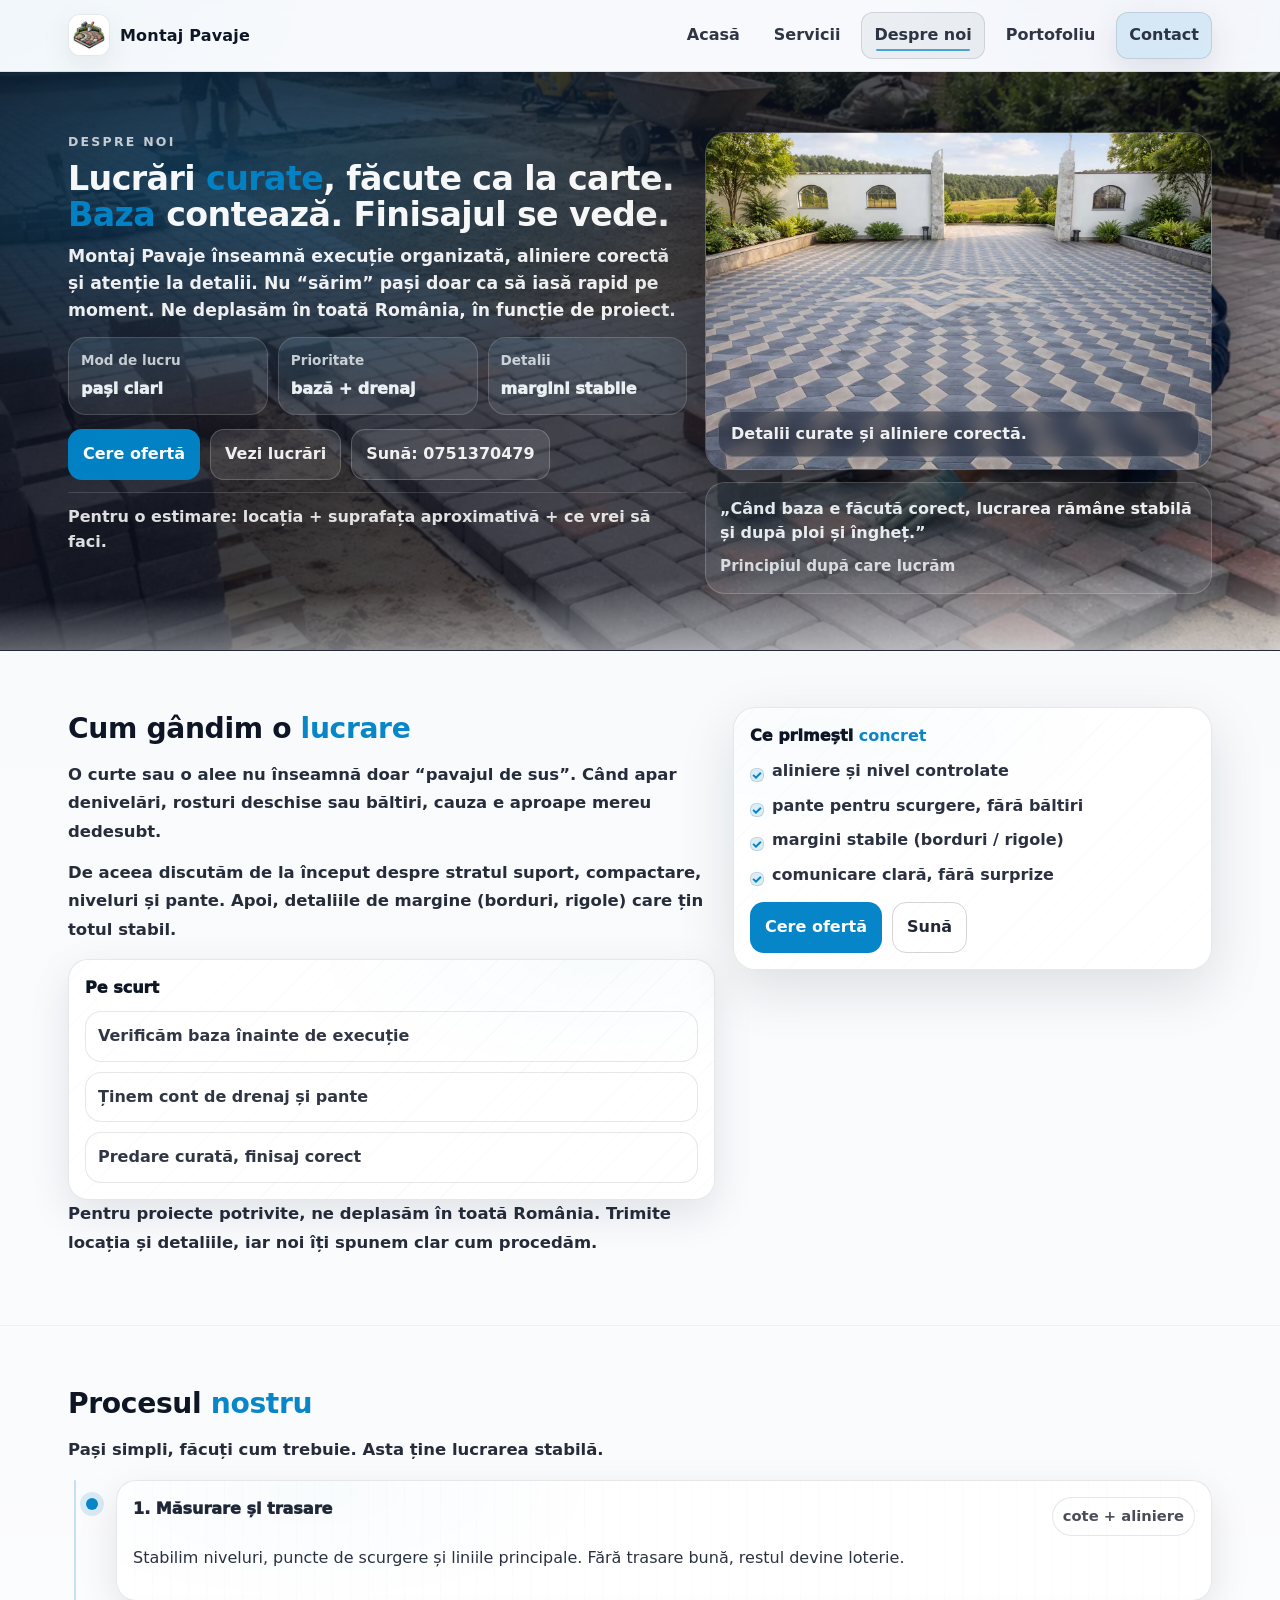
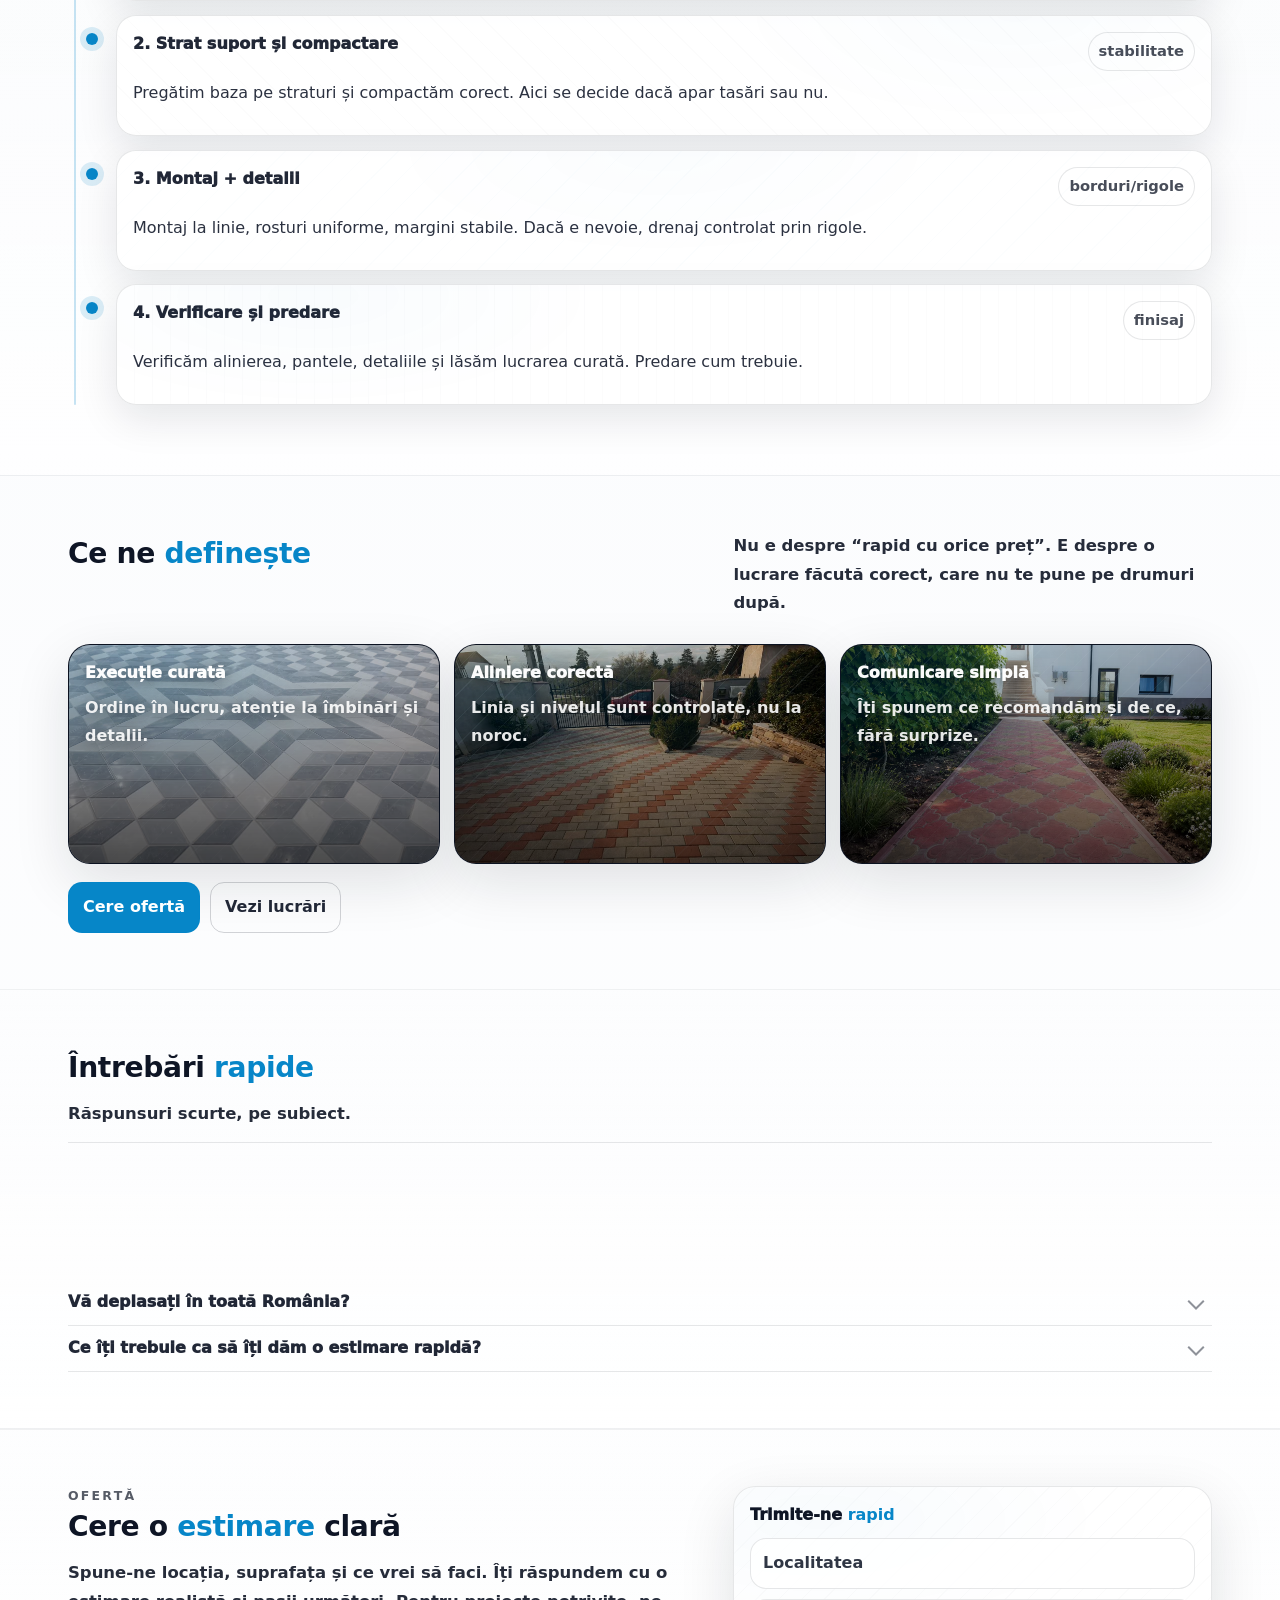
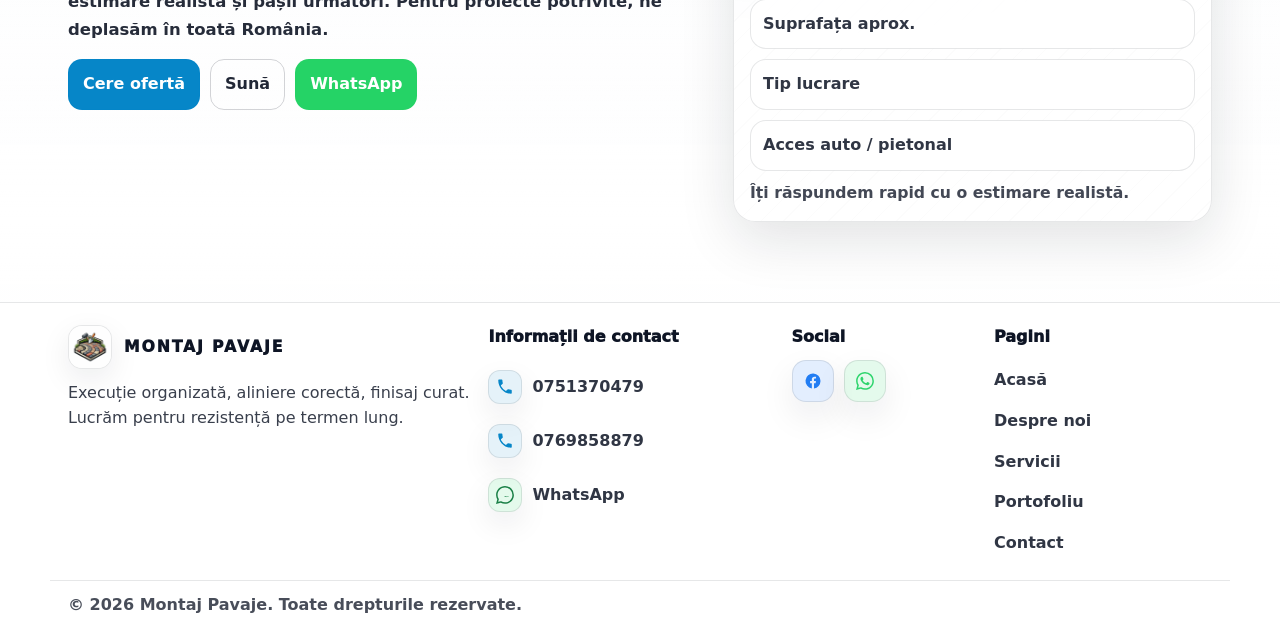
<file: despre-noi.html>
<!doctype html>
<html lang="ro">
<head>
  <meta charset="utf-8" />
  <meta name="viewport" content="width=device-width,initial-scale=1,viewport-fit=cover" />
  <meta name="theme-color" content="#F7F9FC" />

  <title>Despre noi - montaj pavaje și garduri din beton în toată România | Montaj Pavaje</title>
  <meta name="description" content="Despre Montaj Pavaje: execuție curată, aliniere corectă și lucru pe pași. Montaj pavaje și garduri din beton, cu deplasare în toată România (în funcție de proiect)." />
  <meta name="robots" content="index,follow,max-snippet:-1,max-image-preview:large,max-video-preview:-1" />

  <link rel="canonical" href="https://montajpavele-ag.ro/despre-noi.html" />

  <!-- Favicons (în rădăcină) -->
  <link rel="icon" type="image/png" href="/favicon-96x96.png" sizes="96x96" />
  <link rel="icon" type="image/svg+xml" href="/favicon.svg" />
  <link rel="shortcut icon" href="/favicon.ico" />
  <link rel="apple-touch-icon" sizes="180x180" href="/apple-touch-icon.png" />
  <link rel="manifest" href="/site.webmanifest" />

  <!-- OG / Twitter -->
  <meta property="og:type" content="website" />
  <meta property="og:site_name" content="Montaj Pavaje" />
  <meta property="og:locale" content="ro_RO" />
  <meta property="og:title" content="Despre noi - montaj în toată România | Montaj Pavaje" />
  <meta property="og:description" content="Lucrări curate, aliniere corectă și execuție pe pași. Montaj pavaje și garduri din beton, cu deplasare în toată România (în funcție de proiect)." />
  <meta property="og:url" content="https://montajpavele-ag.ro/despre-noi.html" />
  <meta property="og:image" content="https://montajpavele-ag.ro/poze/hero-2-2400.avif" />
  <meta name="twitter:card" content="summary_large_image" />

  <!-- CSS -->
  <link rel="stylesheet" href="style.css" />
  <link rel="stylesheet" href="despre-noi.css" />

  <!-- Preload LCP -->
  <link rel="preload" as="image" href="poze/hero-2-2400.avif" type="image/avif" fetchpriority="high" />

  <!-- JSON-LD -->
  <script type="application/ld+json">
  {
    "@context": "https://schema.org",
    "@graph": [
      {
        "@type": "LocalBusiness",
        "@id": "https://montajpavele-ag.ro/#business",
        "name": "Montaj Pavaje",
        "url": "https://montajpavele-ag.ro/",
        "logo": "https://montajpavele-ag.ro/apple-touch-icon.png",
        "telephone": ["+40751370479", "+40769858879"],
        "address": { "@type": "PostalAddress", "addressCountry": "RO" },
        "areaServed": "RO",
        "sameAs": [
          "https://www.facebook.com/share/1B6ycQjmfE/?mibextid=wwXIfr"
        ]
      },
      {
        "@type": "BreadcrumbList",
        "@id": "https://montajpavele-ag.ro/despre-noi.html#breadcrumbs",
        "itemListElement": [
          { "@type": "ListItem", "position": 1, "name": "Acasă", "item": "https://montajpavele-ag.ro/" },
          { "@type": "ListItem", "position": 2, "name": "Despre noi", "item": "https://montajpavele-ag.ro/despre-noi.html" }
        ]
      },
      {
        "@type": "AboutPage",
        "@id": "https://montajpavele-ag.ro/despre-noi.html#about",
        "name": "Despre noi - Montaj Pavaje",
        "url": "https://montajpavele-ag.ro/despre-noi.html",
        "isPartOf": { "@id": "https://montajpavele-ag.ro/#business" }
      }
    ]
  }
  </script>
</head>

<body class="page-about">
  <a class="skip" href="#content">Sari la conținut</a>

  <div class="bgFX" aria-hidden="true">
    <div class="blob b1"></div>
    <div class="blob b2"></div>
    <div class="grid"></div>
  </div>

  <!-- Header identic cu index -->
  <header class="header">
    <div class="wrap">
      <div class="nav">
        <a class="brand" href="index.html" aria-label="Acasă">
          <img src="/apple-touch-icon.png" alt="Logo Montaj Pavaje" width="42" height="42" decoding="async" />
          <span class="t">
            <span class="name">Montaj Pavaje</span>
          </span>
        </a>

        <nav class="menu" aria-label="Navigație principală">
          <a href="index.html">Acasă</a>
          <a href="servicii.html">Servicii</a>
          <a class="active" href="despre-noi.html" aria-current="page">Despre noi</a>
          <a href="portofoliu.html">Portofoliu</a>
          <a class="cta" href="contact.html">Contact</a>
        </nav>

        <button class="burger" id="burger" aria-label="Deschide meniul" aria-expanded="false" aria-controls="mobilePanel">☰</button>
      </div>

      <div class="panel" id="mobilePanel">
        <a href="index.html">Acasă</a>
        <a href="servicii.html">Servicii</a>
        <a class="isActive" href="despre-noi.html" aria-current="page">Despre noi</a>
        <a href="portofoliu.html">Portofoliu</a>
        <a href="contact.html">Contact</a>
      </div>
    </div>
  </header>

  <!-- HERO (unic, editorial) -->
  <section class="aboutHero" aria-label="Despre noi">
    <div class="aboutHeroBg" aria-hidden="true"></div>
    <div class="aboutHeroShade" aria-hidden="true"></div>

    <div class="wrap aboutHeroGrid">
      <div class="aboutHeroCopy">
        <div class="kicker reveal">DESPRE NOI</div>

        <h1 class="h1x reveal">
          Lucrări <span class="accent">curate</span>, făcute ca la carte.
          <span class="accent2">Baza</span> contează. Finisajul se vede.
        </h1>

        <p class="leadx reveal">
          Montaj Pavaje înseamnă execuție organizată, aliniere corectă și atenție la detalii.
          Nu “sărim” pași doar ca să iasă rapid pe moment.
          Ne deplasăm în toată România, în funcție de proiect.
        </p>

        <div class="heroStrip reveal" aria-label="Repere">
          <div class="stripItem">
            <div class="stripTop">Mod de lucru</div>
            <div class="stripMain">pași clari</div>
          </div>
          <div class="stripItem">
            <div class="stripTop">Prioritate</div>
            <div class="stripMain">bază + drenaj</div>
          </div>
          <div class="stripItem">
            <div class="stripTop">Detalii</div>
            <div class="stripMain">margini stabile</div>
          </div>
        </div>

        <div class="heroActions reveal">
          <a class="btn primary" href="contact.html">Cere ofertă</a>
          <a class="btn ghostOnDark" href="portofoliu.html">Vezi lucrări</a>
          <a class="btn ghostOnDark" href="tel:+40751370479">Sună: 0751370479</a>
        </div>

        <p class="micro reveal">
          Pentru o estimare: locația + suprafața aproximativă + ce vrei să faci.
        </p>
      </div>

      <div class="aboutHeroMedia reveal">
        <div class="mediaFrame">
          <img src="poze/hero-despre.avif" alt="Exemplu de lucrare - pavaje" width="1200" height="800" decoding="async" />
          <div class="mediaCap">Detalii curate și aliniere corectă.</div>
        </div>

        <blockquote class="quoteCard">
          <p>„Când baza e făcută corect, lucrarea rămâne stabilă și după ploi și îngheț.”</p>
          <span class="qWho">Principiul după care lucrăm</span>
        </blockquote>
      </div>
    </div>

    <div class="aboutHeroEdge" aria-hidden="true"></div>
  </section>

  <main id="content" class="aboutMain">
    <!-- Manifest / text simplu -->
    <section class="sectionA">
      <div class="wrap">
        <div class="editorGrid">
          <div class="editorText reveal">
            <h2 class="h2x">Cum gândim o <span class="accent">lucrare</span></h2>

            <p class="px">
              O curte sau o alee nu înseamnă doar “pavajul de sus”. Când apar denivelări, rosturi deschise sau băltiri, cauza e aproape mereu dedesubt.
            </p>

            <p class="px">
              De aceea discutăm de la început despre stratul suport, compactare, niveluri și pante. Apoi, detaliile de margine (borduri, rigole) care țin totul stabil.
            </p>

            <div class="callout altA">
              <div class="callTitle">Pe scurt</div>
              <div class="callLine">Verificăm baza înainte de execuție</div>
              <div class="callLine">Ținem cont de drenaj și pante</div>
              <div class="callLine">Predare curată, finisaj corect</div>
            </div>

            <p class="px">
              Pentru proiecte potrivite, ne deplasăm în toată România. Trimite locația și detaliile, iar noi îți spunem clar cum procedăm.
            </p>
          </div>

          <aside class="editorAside reveal" aria-label="Ce primești de la noi">
            <div class="asideTitle">Ce primești <span class="accent2">concret</span></div>
            <ul class="tickList">
              <li>aliniere și nivel controlate</li>
              <li>pante pentru scurgere, fără băltiri</li>
              <li>margini stabile (borduri / rigole)</li>
              <li>comunicare clară, fără surprize</li>
            </ul>

            <div class="asideActions">
              <a class="btn primary" href="contact.html">Cere ofertă</a>
              <a class="btn outline" href="tel:+40751370479">Sună</a>
            </div>
          </aside>
        </div>
      </div>
    </section>

    <!-- Timeline -->
    <section class="sectionB">
      <div class="wrap">
        <div class="headRow reveal">
          <h2 class="h2x">Procesul <span class="accent">nostru</span></h2>
          <p class="px">Pași simpli, făcuți cum trebuie. Asta ține lucrarea stabilă.</p>
        </div>

        <div class="timeline" aria-label="Proces de lucru">
          <div class="tItem reveal">
            <div class="tDot" aria-hidden="true"></div>
            <div class="tCard altA">
              <div class="tTop">
                <div class="tTitle">1. Măsurare și trasare</div>
                <div class="tTag">cote + aliniere</div>
              </div>
              <p class="px small">Stabilim niveluri, puncte de scurgere și liniile principale. Fără trasare bună, restul devine loterie.</p>
            </div>
          </div>

          <div class="tItem reveal">
            <div class="tDot" aria-hidden="true"></div>
            <div class="tCard altB">
              <div class="tTop">
                <div class="tTitle">2. Strat suport și compactare</div>
                <div class="tTag">stabilitate</div>
              </div>
              <p class="px small">Pregătim baza pe straturi și compactăm corect. Aici se decide dacă apar tasări sau nu.</p>
            </div>
          </div>

          <div class="tItem reveal">
            <div class="tDot" aria-hidden="true"></div>
            <div class="tCard altC">
              <div class="tTop">
                <div class="tTitle">3. Montaj + detalii</div>
                <div class="tTag">borduri/rigole</div>
              </div>
              <p class="px small">Montaj la linie, rosturi uniforme, margini stabile. Dacă e nevoie, drenaj controlat prin rigole.</p>
            </div>
          </div>

          <div class="tItem reveal">
            <div class="tDot" aria-hidden="true"></div>
            <div class="tCard altA">
              <div class="tTop">
                <div class="tTitle">4. Verificare și predare</div>
                <div class="tTag">finisaj</div>
              </div>
              <p class="px small">Verificăm alinierea, pantele, detaliile și lăsăm lucrarea curată. Predare cum trebuie.</p>
            </div>
          </div>
        </div>
      </div>
    </section>

    <!-- Ce ne definește -->
    <section class="sectionC">
      <div class="wrap">
        <div class="splitHead reveal">
          <h2 class="h2x">Ce ne <span class="accent">definește</span></h2>
          <p class="px">
            Nu e despre “rapid cu orice preț”. E despre o lucrare făcută corect, care nu te pune pe drumuri după.
          </p>
        </div>

        <div class="valueGrid">
          <article class="vCard vImg reveal" style="--bg:url('poze/despre1.avif');">
            <div class="vOverlay"></div>
            <div class="vContent">
              <div class="vTitle">Execuție curată</div>
              <p class="px small">Ordine în lucru, atenție la îmbinări și detalii.</p>
            </div>
          </article>

          <article class="vCard vImg reveal" style="--bg:url('poze/despre2.avif');">
            <div class="vOverlay"></div>
            <div class="vContent">
              <div class="vTitle">Aliniere corectă</div>
              <p class="px small">Linia și nivelul sunt controlate, nu la noroc.</p>
            </div>
          </article>

          <article class="vCard vImg reveal" style="--bg:url('poze/despre3.avif');">
            <div class="vOverlay"></div>
            <div class="vContent">
              <div class="vTitle">Comunicare simplă</div>
              <p class="px small">Îți spunem ce recomandăm și de ce, fără surprize.</p>
            </div>
          </article>
        </div>

        <div class="midCta reveal">
          <a class="btn primary" href="contact.html">Cere ofertă</a>
          <a class="btn outline" href="portofoliu.html">Vezi lucrări</a>
        </div>
      </div>
    </section>

    <!-- Întrebări rapide -->
    <section class="sectionD">
      <div class="wrap">
        <div class="headRow reveal">
          <h2 class="h2x">Întrebări <span class="accent">rapide</span></h2>
          <p class="px">Răspunsuri scurte, pe subiect.</p>
        </div>

        <div class="miniFaq reveal" role="list">
          <details class="q" role="listitem">
            <summary>De ce insistați pe bază și drenaj?</summary>
            <div class="a">
              Pentru că asta ține lucrarea în timp. Dacă baza e slabă sau pantele sunt greșite, problemele apar indiferent cât de bine arată la început.
            </div>
          </details>

          <details class="q" role="listitem">
            <summary>Cât durează, în general, o lucrare?</summary>
            <div class="a">
              Depinde de suprafață, starea terenului și dacă sunt demontări. Îți spunem realist după ce vedem detaliile și stabilim pașii.
            </div>
          </details>

          <details class="q" role="listitem">
            <summary>Lucrați și dacă materialele sunt ale clientului?</summary>
            <div class="a">
              Da, în multe cazuri. Verificăm compatibilitatea și recomandăm ce e nevoie la bază și margini ca să iasă stabil și cu finisaj curat.
            </div>
          </details>

          <details class="q" role="listitem">
            <summary>Vă deplasați în toată România?</summary>
            <div class="a">
              Da, în funcție de proiect. Trimite locația și detaliile, iar noi îți confirmăm rapid dacă ne putem deplasa și cum organizăm lucrarea.
            </div>
          </details>

          <details class="q" role="listitem">
            <summary>Ce îți trebuie ca să îți dăm o estimare rapidă?</summary>
            <div class="a">
              Locația, suprafața aproximativă, tipul lucrării și cum vrei să fie folosită zona (pietonal / acces auto). Așa putem estima corect și fără promisiuni goale.
            </div>
          </details>
        </div>
      </div>
    </section>

    <!-- CTA final -->
    <section class="aboutCta">
      <div class="wrap aboutCtaGrid">
        <div class="reveal">
          <div class="kicker dark">OFERTĂ</div>
          <h2 class="h2x">Cere o <span class="accent">estimare</span> clară</h2>
          <p class="px">
            Spune-ne locația, suprafața și ce vrei să faci. Îți răspundem cu o estimare realistă și pașii următori.
            Pentru proiecte potrivite, ne deplasăm în toată România.
          </p>

          <div class="heroActions">
            <a class="btn primary" href="contact.html">Cere ofertă</a>
            <a class="btn outline" href="tel:+40751370479">Sună</a>
            <a class="btn whatsapp" href="https://wa.me/40751370479" target="_blank" rel="noopener">WhatsApp</a>
          </div>
        </div>

        <aside class="ctaBox reveal" aria-label="Checklist ofertă">
          <div class="ctaTitle">Trimite-ne <span class="accent2">rapid</span></div>
          <div class="ctaLine">Localitatea</div>
          <div class="ctaLine">Suprafața aprox.</div>
          <div class="ctaLine">Tip lucrare</div>
          <div class="ctaLine">Acces auto / pietonal</div>
          <div class="ctaHint">Îți răspundem rapid cu o estimare realistă.</div>
        </aside>
      </div>
    </section>
  </main>

  <!-- Footer (2 numere tel, 1 singur WhatsApp pe primul număr) -->
  <footer class="footer">
    <div class="wrap footerGrid">
      <div class="fBrand">
        <div class="fLogoRow">
          <img class="fLogoImg" src="/apple-touch-icon.png" alt="Logo Montaj Pavaje" width="44" height="44" loading="lazy" decoding="async" />
          <div>
            <div class="fName">MONTAJ PAVAJE</div>
          </div>
        </div>
        <p class="fDesc">
          Execuție organizată, aliniere corectă, finisaj curat. Lucrăm pentru rezistență pe termen lung.
        </p>
      </div>

      <div class="fCol">
        <div class="fTitle">Informații de contact</div>

        <a class="fItem" href="tel:+40751370479">
          <span class="iBox iPhone" aria-hidden="true">
            <svg viewBox="0 0 24 24" width="18" height="18" fill="currentColor" aria-hidden="true">
              <path d="M6.62 10.79a15.07 15.07 0 0 0 6.59 6.59l2.2-2.2a1 1 0 0 1 1.02-.24c1.12.37 2.33.57 3.57.57a1 1 0 0 1 1 1V20a1 1 0 0 1-1 1C10.85 21 3 13.15 3 3a1 1 0 0 1 1-1h3.5a1 1 0 0 1 1 1c0 1.24.2 2.45.57 3.57a1 1 0 0 1-.24 1.02l-2.21 2.2Z"/>
            </svg>
          </span>
          <span>0751370479</span>
        </a>

        <a class="fItem" href="tel:+40769858879">
          <span class="iBox iPhone" aria-hidden="true">
            <svg viewBox="0 0 24 24" width="18" height="18" fill="currentColor" aria-hidden="true">
              <path d="M6.62 10.79a15.07 15.07 0 0 0 6.59 6.59l2.2-2.2a1 1 0 0 1 1.02-.24c1.12.37 2.33.57 3.57.57a1 1 0 0 1 1 1V20a1 1 0 0 1-1 1C10.85 21 3 13.15 3 3a1 1 0 0 1 1-1h3.5a1 1 0 0 1 1 1c0 1.24.2 2.45.57 3.57a1 1 0 0 1-.24 1.02l-2.21 2.2Z"/>
            </svg>
          </span>
          <span>0769858879</span>
        </a>

        <a class="fItem" href="https://wa.me/40751370479" target="_blank" rel="noopener">
          <span class="iBox iWA" aria-hidden="true">
            <svg xmlns="http://www.w3.org/2000/svg" width="18" height="18" fill="currentColor" viewBox="0 0 16 16" aria-hidden="true">
              <path d="M13.601 2.326A7.85 7.85 0 0 0 7.994 0C3.627 0 .068 3.558.064 7.926c0 1.399.366 2.76 1.057 3.965L0 16l4.204-1.102a7.9 7.9 0 0 0 3.79.965h.004c4.368 0 7.926-3.558 7.93-7.93A7.9 7.9 0 0 0 13.6 2.326zM7.994 14.521a6.6 6.6 0 0 1-3.356-.92l-.24-.144-2.494.654.666-2.433-.156-.251a6.56 6.56 0 0 1-1.007-3.505c0-3.626 2.957-6.584 6.591-6.584a6.56 6.56 0 0 1 4.66 1.931 6.56 6.56 0 0 1 1.928 4.66c-.004 3.639-2.961 6.592-6.592 6.592m3.615-4.934c-.197-.099-1.17-.578-1.353-.646-.182-.065-.315-.099-.445.099-.133.197-.513.646-.627.775-.114.133-.232.148-.43.05-.197-.1-.836-.308-1.592-.985-.59=.525-.985-1.175-1.103-1.372-.114-.198-.011-.304.088-.403.087-.088.197-.232.296-.346.1-.114.133-.198.198-.33.065-.134.034-.248-.015-.347-.05-.099-.445-1.076-.612-1.47-.16-.389-.323-.335-.445-.34-.114-.007-.247-.007-.38-.007a.73.73 0 0 0-.529.247c-.182.198-.691.677-.691 1.654s.71 1.916.81 2.049c.098.133 1.394 2.132 3.383 2.992.47.205.84.326 1.129.418.475.152.904.129 1.246.08.38-.058 1.171-.48 1.338-.943.164-.464.164-.86.114-.943-.049-.084-.182-.133-.38-.232"/>
            </svg>
          </span>
          <span>WhatsApp</span>
        </a>
      </div>

      <div class="fCol">
        <div class="fTitle">Social</div>
        <div class="socialRow">
          <a class="socialIcon fb" href="https://www.facebook.com/share/1B6ycQjmfE/?mibextid=wwXIfr" target="_blank" rel="noopener" aria-label="Facebook">
            <svg viewBox="0 0 24 24" width="18" height="18" fill="currentColor" aria-hidden="true">
              <path d="M22 12a10 10 0 1 0-11.56 9.88v-7H8.08V12h2.36V9.8c0-2.33 1.39-3.62 3.52-3.62 1.02 0 2.09.18 2.09.18v2.3h-1.18c-1.16 0-1.52.72-1.52 1.45V12h2.59l-.41 2.88h-2.18v7A10 10 0 0 0 22 12Z"/>
            </svg>
          </a>

          <a class="socialIcon wa" href="https://wa.me/40751370479" target="_blank" rel="noopener" aria-label="WhatsApp">
            <svg xmlns="http://www.w3.org/2000/svg" width="18" height="18" fill="currentColor" viewBox="0 0 16 16" aria-hidden="true">
              <path d="M13.601 2.326A7.85 7.85 0 0 0 7.994 0C3.627 0 .068 3.558.064 7.926c0 1.399.366 2.76 1.057 3.965L0 16l4.204-1.102a7.9 7.9 0 0 0 3.79.965h.004c4.368 0 7.926-3.558 7.93-7.93A7.9 7.9 0 0 0 13.6 2.326zM7.994 14.521a6.6 6.6 0 0 1-3.356-.92l-.24-.144-2.494.654.666-2.433-.156-.251a6.56 6.56 0 0 1-1.007-3.505c0-3.626 2.957-6.584 6.591-6.584a6.56 6.56 0 0 1 4.66 1.931 6.56 6.56 0 0 1 1.928 4.66c-.004 3.639-2.961 6.592-6.592 6.592m3.615-4.934c-.197-.099-1.17-.578-1.353-.646-.182-.065-.315-.099-.445.099-.133.197-.513.646-.627.775-.114.133-.232.148-.43.05-.197-.1-.836-.308-1.592-.985-.59-.525-.985-1.175-1.103-1.372-.114-.198-.011-.304.088-.403.087-.088.197-.232.296-.346.1-.114.133-.198.198-.33.065-.134.034-.248-.015-.347-.05-.099-.445-1.076-.612-1.47-.16-.389-.323-.335-.445-.34-.114-.007-.247-.007-.38-.007a.73.73 0 0 0-.529.247c-.182.198-.691.677-.691 1.654s.71 1.916.81 2.049c.098.133 1.394 2.132 3.383 2.992.47.205.84.326 1.129.418.475.152.904.129 1.246.08.38-.058 1.171-.48 1.338-.943.164-.464.164-.86.114-.943-.049-.084-.182-.133-.38-.232"/>
            </svg>
          </a>
        </div>
      </div>

      <div class="fCol">
        <div class="fTitle">Pagini</div>
        <a class="fLink" href="index.html">Acasă</a>
        <a class="fLink" href="despre-noi.html">Despre noi</a>
        <a class="fLink" href="servicii.html">Servicii</a>
        <a class="fLink" href="portofoliu.html">Portofoliu</a>
        <a class="fLink" href="contact.html">Contact</a>
      </div>
    </div>

    <div class="wrap footerBottom">
      <span>© <span id="y"></span> Montaj Pavaje. Toate drepturile rezervate.</span>
    </div>
  </footer>

  <script>
    // an
    const yEl = document.getElementById("y");
    if (yEl) yEl.textContent = new Date().getFullYear();

    // burger (overlay)
    const burger = document.getElementById("burger");
    const panel = document.getElementById("mobilePanel");

    function closeMenu(){
      if (!panel || !burger) return;
      panel.classList.remove("open");
      burger.setAttribute("aria-expanded", "false");
      burger.textContent = "☰";
    }

    if (burger && panel) {
      burger.addEventListener("click", (e) => {
        e.stopPropagation();
        const open = panel.classList.toggle("open");
        burger.setAttribute("aria-expanded", String(open));
        burger.textContent = open ? "✕" : "☰";
      });

      panel.querySelectorAll("a").forEach(a => a.addEventListener("click", () => closeMenu()));

      document.addEventListener("click", (e) => {
        if (!panel.classList.contains("open")) return;
        const clickedInside = panel.contains(e.target) || burger.contains(e.target);
        if (!clickedInside) closeMenu();
      });

      document.addEventListener("keydown", (e) => {
        if (e.key === "Escape") closeMenu();
      });
    }

    // Reveal + stagger + auto
    (function(){
      const reduced = window.matchMedia && window.matchMedia("(prefers-reduced-motion: reduce)").matches;

      const autoSelectors = [
        ".aboutHeroCopy > *",
        ".aboutHeroMedia",
        ".editorGrid > *",
        ".callout",
        ".timeline .tItem",
        ".splitHead",
        ".valueGrid .vCard",
        ".midCta",
        ".headRow",
        ".miniFaq .q",
        ".aboutCtaGrid > *",
        ".ctaBox"
      ];
      document.querySelectorAll(autoSelectors.join(",")).forEach(el => el.classList.add("reveal"));

      function stagger(rootSel, itemsSel, step, start){
        const root = document.querySelector(rootSel);
        if (!root) return;
        const items = root.querySelectorAll(itemsSel);
        items.forEach((el, i) => el.style.setProperty("--d", `${(start || 0) + i * step}ms`));
      }

      stagger(".aboutHeroCopy", ":scope > *", 70, 0);
      stagger(".timeline", ".tItem", 90, 0);
      stagger(".valueGrid", ".vCard", 90, 0);
      stagger(".miniFaq", ".q", 80, 0);

      if (reduced){
        document.querySelectorAll(".reveal").forEach(el => el.classList.add("in"));
        return;
      }

      const io = new IntersectionObserver((entries) => {
        for (const e of entries){
          if (e.isIntersecting){
            e.target.classList.add("in");
            io.unobserve(e.target);
          }
        }
      }, {threshold: 0.12});

      document.querySelectorAll(".reveal").forEach(el => io.observe(el));
    })();
  </script>
</body>
</html>
</file>
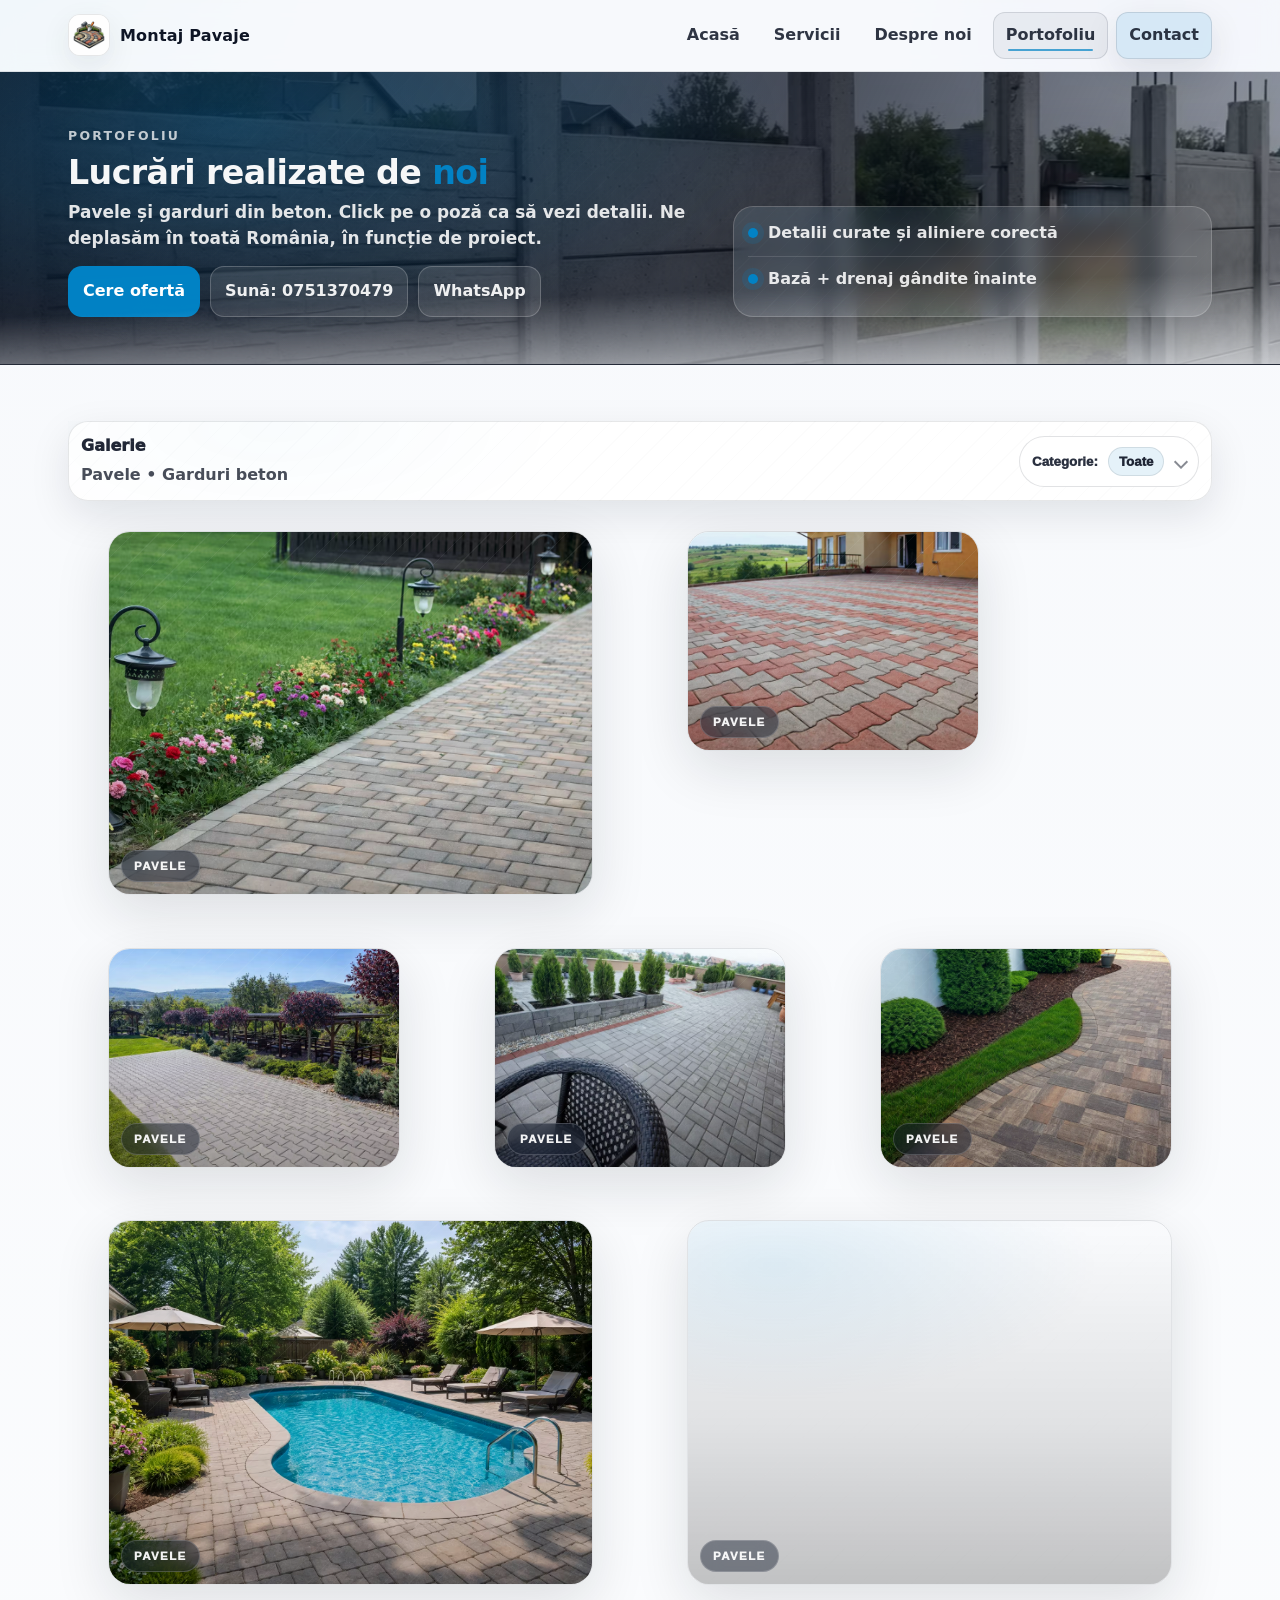
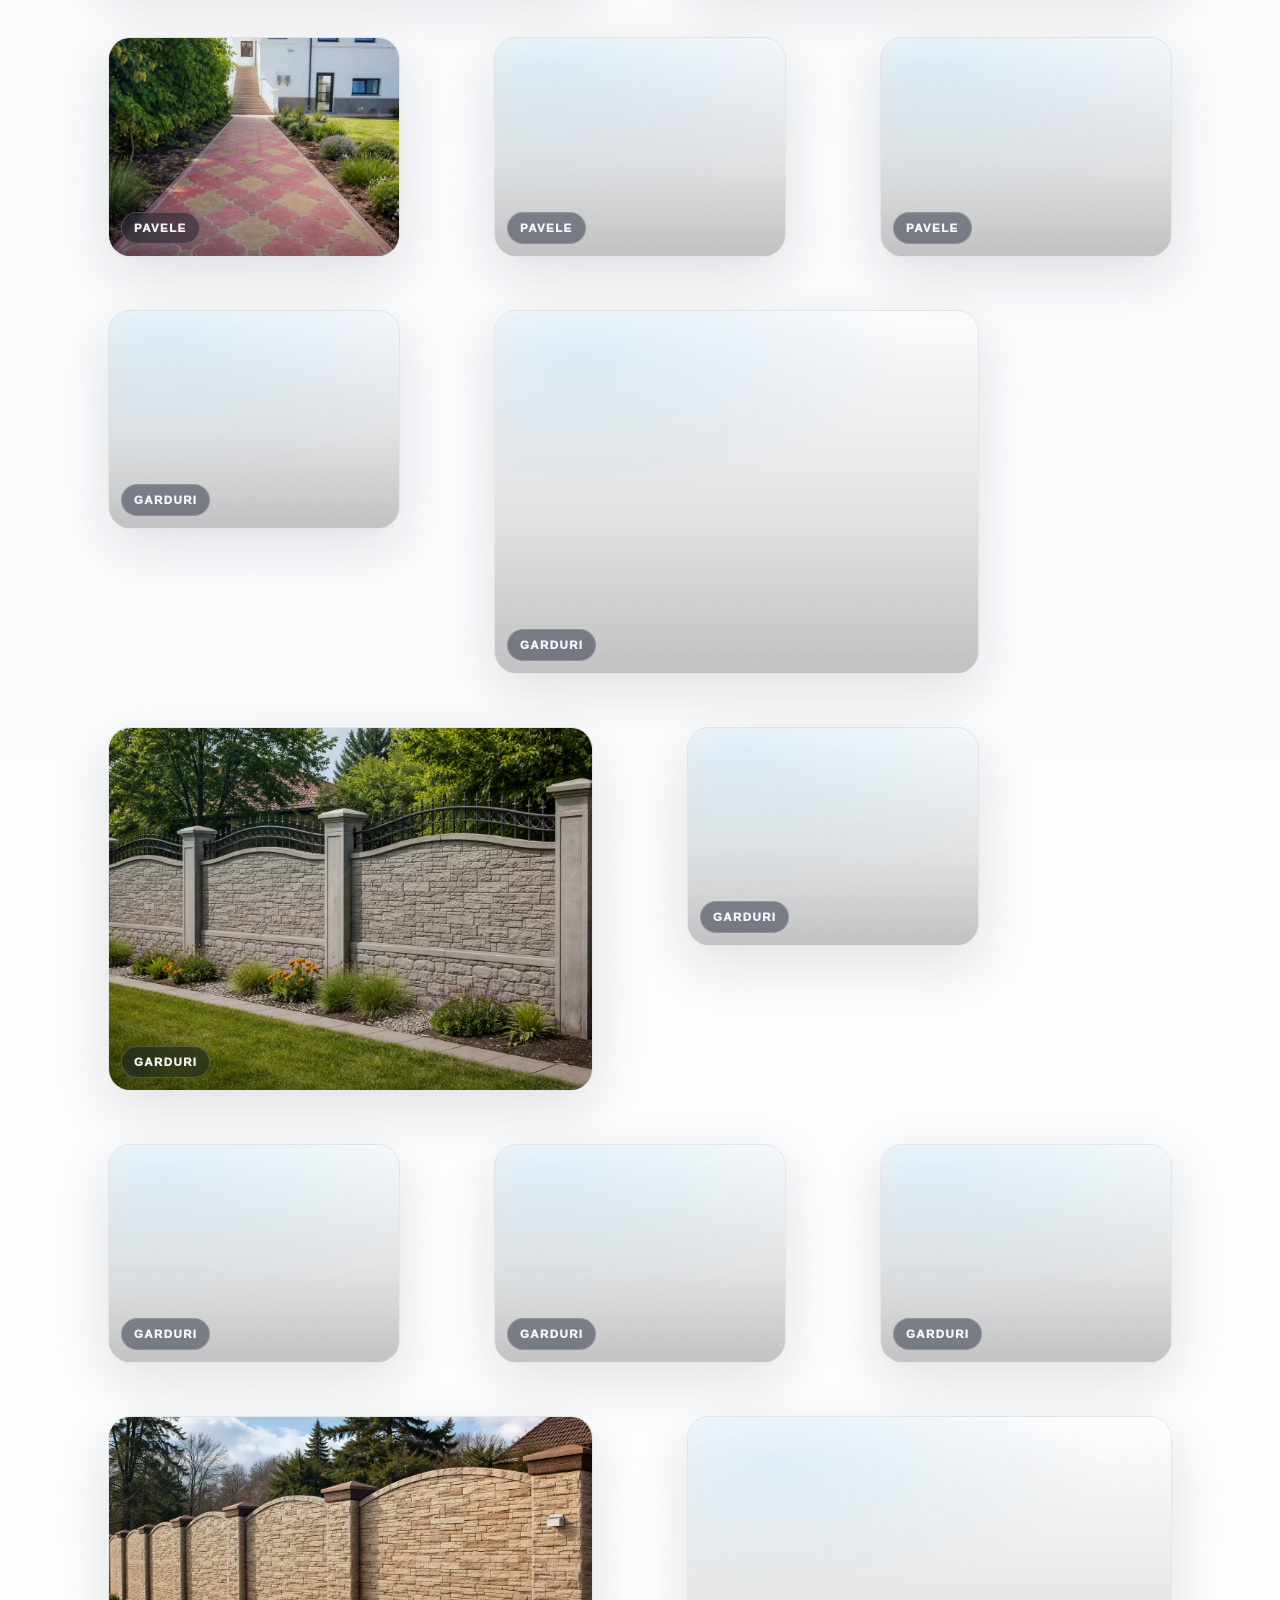
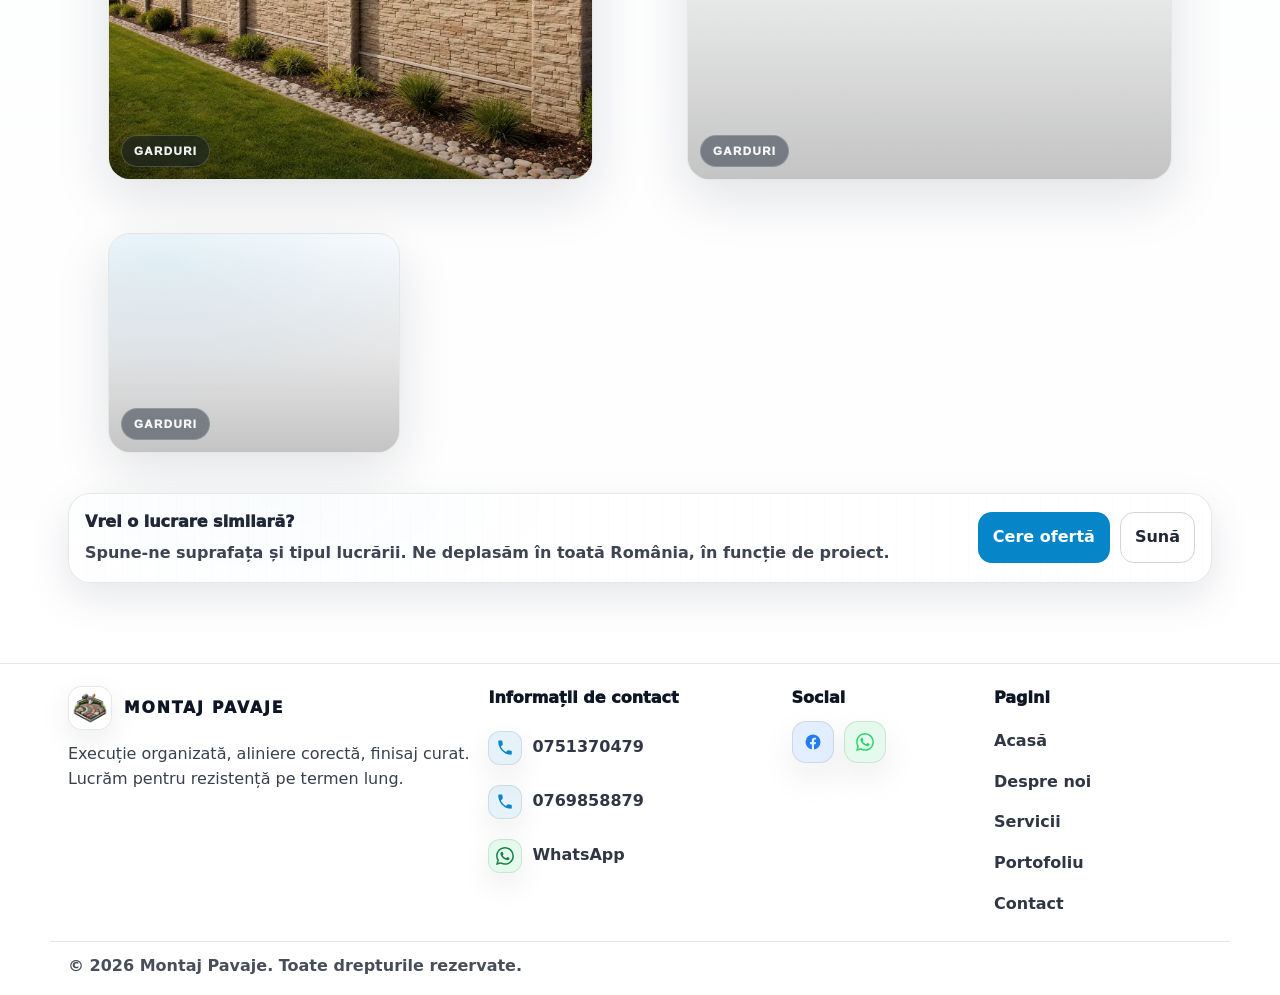
<file: portofoliu.html>
<!doctype html>
<html lang="ro">
<head>
  <meta charset="utf-8" />
  <meta name="viewport" content="width=device-width,initial-scale=1,viewport-fit=cover" />
  <meta name="theme-color" content="#F7F9FC" />

  <title>Portofoliu montaj pavaje și garduri din beton în toată România | Montaj Pavaje</title>
  <meta name="description" content="Portofoliu Montaj Pavaje: lucrări cu pavele și garduri din beton. Exemple din proiecte realizate, cu deplasare în toată România (în funcție de proiect)." />
  <meta name="robots" content="index,follow,max-snippet:-1,max-image-preview:large,max-video-preview:-1" />
  <link rel="canonical" href="https://montajpavele-ag.ro/portofoliu.html" />

  <!-- Favicons -->
  <link rel="icon" type="image/png" href="/favicon-96x96.png" sizes="96x96" />
  <link rel="icon" type="image/svg+xml" href="/favicon.svg" />
  <link rel="shortcut icon" href="/favicon.ico" />
  <link rel="apple-touch-icon" sizes="180x180" href="/apple-touch-icon.png" />
  <link rel="manifest" href="/site.webmanifest" />

  <!-- OG / Twitter -->
  <meta property="og:type" content="website" />
  <meta property="og:site_name" content="Montaj Pavaje" />
  <meta property="og:locale" content="ro_RO" />
  <meta property="og:title" content="Portofoliu - montaj pavaje și garduri beton în toată România | Montaj Pavaje" />
  <meta property="og:description" content="Lucrări cu pavele și garduri din beton. Exemple din proiecte realizate, cu deplasare în toată România (în funcție de proiect)." />
  <meta property="og:url" content="https://montajpavele-ag.ro/portofoliu.html" />
  <meta property="og:image" content="https://montajpavele-ag.ro/poze/hero-1-2400.avif" />
  <meta name="twitter:card" content="summary_large_image" />

  <!-- CSS -->
  <link rel="stylesheet" href="style.css" />
  <link rel="stylesheet" href="portofoliu.css" />

  <!-- Preload LCP -->
  <link rel="preload" as="image" href="poze/hero-1-2400.avif" type="image/avif" fetchpriority="high" />

  <!-- JSON-LD -->
  <script type="application/ld+json">
  {
    "@context":"https://schema.org",
    "@graph":[
      {
        "@type":"LocalBusiness",
        "@id":"https://montajpavele-ag.ro/#business",
        "name":"Montaj Pavaje",
        "url":"https://montajpavele-ag.ro/",
        "logo":"https://montajpavele-ag.ro/apple-touch-icon.png",
        "telephone":["+40751370479","+40769858879"],
        "address":{"@type":"PostalAddress","addressCountry":"RO"},
        "areaServed":"RO",
        "sameAs":["https://www.facebook.com/share/1B6ycQjmfE/?mibextid=wwXIfr"]
      },
      {
        "@type":"BreadcrumbList",
        "@id":"https://montajpavele-ag.ro/portofoliu.html#breadcrumbs",
        "itemListElement":[
          {"@type":"ListItem","position":1,"name":"Acasă","item":"https://montajpavele-ag.ro/"},
          {"@type":"ListItem","position":2,"name":"Portofoliu","item":"https://montajpavele-ag.ro/portofoliu.html"}
        ]
      }
    ]
  }
  </script>
</head>

<body class="page-portfolio">
  <a class="skip" href="#content">Sari la conținut</a>

  <div class="bgFX" aria-hidden="true">
    <div class="blob b1"></div>
    <div class="blob b2"></div>
    <div class="grid"></div>
  </div>

  <!-- Header -->
  <header class="header">
    <div class="wrap">
      <div class="nav">
        <a class="brand" href="index.html" aria-label="Acasă">
          <img src="/apple-touch-icon.png" alt="Logo Montaj Pavaje" width="42" height="42" decoding="async" />
          <span class="t"><span class="name">Montaj Pavaje</span></span>
        </a>

        <nav class="menu" aria-label="Navigație principală">
          <a href="index.html">Acasă</a>
          <a href="servicii.html">Servicii</a>
          <a href="despre-noi.html">Despre noi</a>
          <a class="active" href="portofoliu.html" aria-current="page">Portofoliu</a>
          <a class="cta" href="contact.html">Contact</a>
        </nav>

        <button class="burger" id="burger" aria-label="Deschide meniul" aria-expanded="false" aria-controls="mobilePanel">☰</button>
      </div>

      <div class="panel" id="mobilePanel">
        <a href="index.html">Acasă</a>
        <a href="servicii.html">Servicii</a>
        <a href="despre-noi.html">Despre noi</a>
        <a class="isActive" href="portofoliu.html" aria-current="page">Portofoliu</a>
        <a href="contact.html">Contact</a>
      </div>
    </div>
  </header>

  <!-- HERO -->
  <section class="pfHero" aria-label="Portofoliu Montaj Pavaje">
    <div class="pfHeroBg" aria-hidden="true"></div>
    <div class="pfHeroShade" aria-hidden="true"></div>

    <div class="wrap pfHeroInner">
      <div class="pfHeroCopy">
        <div class="pfKicker reveal">PORTOFOLIU</div>
        <h1 class="pfH1 reveal">Lucrări realizate de <span class="accent">noi</span></h1>
        <p class="pfLead reveal">
          Pavele și garduri din beton. Click pe o poză ca să vezi detalii. Ne deplasăm în toată România, în funcție de proiect.
        </p>

        <div class="pfHeroActions reveal">
          <a class="btn primary" href="contact.html">Cere ofertă</a>
          <a class="btn ghostOnDark" href="tel:+40751370479">Sună: 0751370479</a>
          <a class="btn ghostOnDark" href="https://wa.me/40751370479" target="_blank" rel="noopener">WhatsApp</a>
        </div>
      </div>

      <div class="pfHeroMini reveal">
        <div class="pfMiniRow"><span class="pfDot" aria-hidden="true"></span><span>Detalii curate și aliniere corectă</span></div>
        <div class="pfMiniRow"><span class="pfDot" aria-hidden="true"></span><span>Bază + drenaj gândite înainte</span></div>
      </div>
    </div>

    <div class="pfHeroEdge" aria-hidden="true"></div>
  </section>

  <main id="content" class="pfMain">
    <section class="pfSection">
      <div class="wrap">

        <!-- Tools sticky -->
        <div class="pfTools" role="region" aria-label="Categorie galerii">
          <div class="pfToolsLeft reveal">
            <div class="pfToolsTitle">Galerie</div>
            <div class="pfToolsSub">Pavele • Garduri beton</div>
          </div>

          <div class="pfFilter reveal" id="pfFilter">
            <button class="pfFilterBtn" id="pfFilterBtn" type="button"
              aria-haspopup="true" aria-expanded="false" aria-controls="pfFilterMenu">
              Categorie:
              <span class="pfFilterLabel" id="pfFilterLabel">Toate</span>
              <span class="pfChevron" aria-hidden="true"></span>
            </button>

            <div class="pfMenu" id="pfFilterMenu" role="menu" aria-label="Alege categoria">
              <button type="button" role="menuitemradio" aria-checked="true" data-filter="all">
                <span class="pfMark" aria-hidden="true"></span>Toate
              </button>
              <button type="button" role="menuitemradio" aria-checked="false" data-filter="pavele">
                <span class="pfMark" aria-hidden="true"></span>Pavele
              </button>
              <button type="button" role="menuitemradio" aria-checked="false" data-filter="garduri">
                <span class="pfMark" aria-hidden="true"></span>Garduri beton
              </button>
            </div>
          </div>
        </div>

        <!-- Grid -->
        <div class="pfGrid" id="pfGrid" aria-label="Galerie portofoliu">
          <!-- PAVELE p1..p10 -->
          <figure class="pfItem" data-cat="pavele"><button class="pfThumb" type="button" data-full="poze/p1.avif" data-title="Pavele #1" aria-label="Deschide Pavele #1"><img src="poze/p1.avif" alt="Lucrare pavele 1" width="1200" height="900" loading="lazy" decoding="async" /><span class="pfOverlay" aria-hidden="true"></span><span class="pfTag">pavele</span></button></figure>
          <figure class="pfItem" data-cat="pavele"><button class="pfThumb" type="button" data-full="poze/p2.avif" data-title="Pavele #2" aria-label="Deschide Pavele #2"><img src="poze/p2.avif" alt="Lucrare pavele 2" width="1200" height="900" loading="lazy" decoding="async" /><span class="pfOverlay" aria-hidden="true"></span><span class="pfTag">pavele</span></button></figure>
          <figure class="pfItem" data-cat="pavele"><button class="pfThumb" type="button" data-full="poze/p3.avif" data-title="Pavele #3" aria-label="Deschide Pavele #3"><img src="poze/p3.avif" alt="Lucrare pavele 3" width="1200" height="900" loading="lazy" decoding="async" /><span class="pfOverlay" aria-hidden="true"></span><span class="pfTag">pavele</span></button></figure>
          <figure class="pfItem" data-cat="pavele"><button class="pfThumb" type="button" data-full="poze/p4.avif" data-title="Pavele #4" aria-label="Deschide Pavele #4"><img src="poze/p4.avif" alt="Lucrare pavele 4" width="1200" height="900" loading="lazy" decoding="async" /><span class="pfOverlay" aria-hidden="true"></span><span class="pfTag">pavele</span></button></figure>
          <figure class="pfItem" data-cat="pavele"><button class="pfThumb" type="button" data-full="poze/p5.avif" data-title="Pavele #5" aria-label="Deschide Pavele #5"><img src="poze/p5.avif" alt="Lucrare pavele 5" width="1200" height="900" loading="lazy" decoding="async" /><span class="pfOverlay" aria-hidden="true"></span><span class="pfTag">pavele</span></button></figure>
          <figure class="pfItem" data-cat="pavele"><button class="pfThumb" type="button" data-full="poze/p6.avif" data-title="Pavele #6" aria-label="Deschide Pavele #6"><img src="poze/p6.avif" alt="Lucrare pavele 6" width="1200" height="900" loading="lazy" decoding="async" /><span class="pfOverlay" aria-hidden="true"></span><span class="pfTag">pavele</span></button></figure>
          <figure class="pfItem" data-cat="pavele"><button class="pfThumb" type="button" data-full="poze/p7.avif" data-title="Pavele #7" aria-label="Deschide Pavele #7"><img src="poze/p7.avif" alt="Lucrare pavele 7" width="1200" height="900" loading="lazy" decoding="async" /><span class="pfOverlay" aria-hidden="true"></span><span class="pfTag">pavele</span></button></figure>
          <figure class="pfItem" data-cat="pavele"><button class="pfThumb" type="button" data-full="poze/p8.avif" data-title="Pavele #8" aria-label="Deschide Pavele #8"><img src="poze/p8.avif" alt="Lucrare pavele 8" width="1200" height="900" loading="lazy" decoding="async" /><span class="pfOverlay" aria-hidden="true"></span><span class="pfTag">pavele</span></button></figure>
          <figure class="pfItem" data-cat="pavele"><button class="pfThumb" type="button" data-full="poze/p9.avif" data-title="Pavele #9" aria-label="Deschide Pavele #9"><img src="poze/p9.avif" alt="Lucrare pavele 9" width="1200" height="900" loading="lazy" decoding="async" /><span class="pfOverlay" aria-hidden="true"></span><span class="pfTag">pavele</span></button></figure>
          <figure class="pfItem" data-cat="pavele"><button class="pfThumb" type="button" data-full="poze/p10.avif" data-title="Pavele #10" aria-label="Deschide Pavele #10"><img src="poze/p10.avif" alt="Lucrare pavele 10" width="1200" height="900" loading="lazy" decoding="async" /><span class="pfOverlay" aria-hidden="true"></span><span class="pfTag">pavele</span></button></figure>

          <!-- GARDURI g1..g10 -->
          <figure class="pfItem" data-cat="garduri"><button class="pfThumb" type="button" data-full="poze/g1.avif" data-title="Gard #1" aria-label="Deschide Gard #1"><img src="poze/g1.avif" alt="Lucrare gard beton 1" width="1200" height="900" loading="lazy" decoding="async" /><span class="pfOverlay" aria-hidden="true"></span><span class="pfTag">garduri</span></button></figure>
          <figure class="pfItem" data-cat="garduri"><button class="pfThumb" type="button" data-full="poze/g2.avif" data-title="Gard #2" aria-label="Deschide Gard #2"><img src="poze/g2.avif" alt="Lucrare gard beton 2" width="1200" height="900" loading="lazy" decoding="async" /><span class="pfOverlay" aria-hidden="true"></span><span class="pfTag">garduri</span></button></figure>
          <figure class="pfItem" data-cat="garduri"><button class="pfThumb" type="button" data-full="poze/g3.avif" data-title="Gard #3" aria-label="Deschide Gard #3"><img src="poze/g3.avif" alt="Lucrare gard beton 3" width="1200" height="900" loading="lazy" decoding="async" /><span class="pfOverlay" aria-hidden="true"></span><span class="pfTag">garduri</span></button></figure>
          <figure class="pfItem" data-cat="garduri"><button class="pfThumb" type="button" data-full="poze/g4.avif" data-title="Gard #4" aria-label="Deschide Gard #4"><img src="poze/g4.avif" alt="Lucrare gard beton 4" width="1200" height="900" loading="lazy" decoding="async" /><span class="pfOverlay" aria-hidden="true"></span><span class="pfTag">garduri</span></button></figure>
          <figure class="pfItem" data-cat="garduri"><button class="pfThumb" type="button" data-full="poze/g5.avif" data-title="Gard #5" aria-label="Deschide Gard #5"><img src="poze/g5.avif" alt="Lucrare gard beton 5" width="1200" height="900" loading="lazy" decoding="async" /><span class="pfOverlay" aria-hidden="true"></span><span class="pfTag">garduri</span></button></figure>
          <figure class="pfItem" data-cat="garduri"><button class="pfThumb" type="button" data-full="poze/g6.avif" data-title="Gard #6" aria-label="Deschide Gard #6"><img src="poze/g6.avif" alt="Lucrare gard beton 6" width="1200" height="900" loading="lazy" decoding="async" /><span class="pfOverlay" aria-hidden="true"></span><span class="pfTag">garduri</span></button></figure>
          <figure class="pfItem" data-cat="garduri"><button class="pfThumb" type="button" data-full="poze/g7.avif" data-title="Gard #7" aria-label="Deschide Gard #7"><img src="poze/g7.avif" alt="Lucrare gard beton 7" width="1200" height="900" loading="lazy" decoding="async" /><span class="pfOverlay" aria-hidden="true"></span><span class="pfTag">garduri</span></button></figure>
          <figure class="pfItem" data-cat="garduri"><button class="pfThumb" type="button" data-full="poze/g8.avif" data-title="Gard #8" aria-label="Deschide Gard #8"><img src="poze/g8.avif" alt="Lucrare gard beton 8" width="1200" height="900" loading="lazy" decoding="async" /><span class="pfOverlay" aria-hidden="true"></span><span class="pfTag">garduri</span></button></figure>
          <figure class="pfItem" data-cat="garduri"><button class="pfThumb" type="button" data-full="poze/g9.avif" data-title="Gard #9" aria-label="Deschide Gard #9"><img src="poze/g9.avif" alt="Lucrare gard beton 9" width="1200" height="900" loading="lazy" decoding="async" /><span class="pfOverlay" aria-hidden="true"></span><span class="pfTag">garduri</span></button></figure>
          <figure class="pfItem" data-cat="garduri"><button class="pfThumb" type="button" data-full="poze/g10.avif" data-title="Gard #10" aria-label="Deschide Gard #10"><img src="poze/g10.avif" alt="Lucrare gard beton 10" width="1200" height="900" loading="lazy" decoding="async" /><span class="pfOverlay" aria-hidden="true"></span><span class="pfTag">garduri</span></button></figure>
        </div>

        <div class="pfCta reveal">
          <div class="pfCtaText">
            <div class="pfCtaTitle">Vrei o lucrare similară?</div>
            <div class="pfCtaSub">Spune-ne suprafața și tipul lucrării. Ne deplasăm în toată România, în funcție de proiect.</div>
          </div>
          <div class="pfCtaActions">
            <a class="btn primary" href="contact.html">Cere ofertă</a>
            <a class="btn outline" href="tel:+40751370479">Sună</a>
          </div>
        </div>

      </div>
    </section>
  </main>

  <!-- Lightbox -->
  <div class="lb" id="lb" aria-hidden="true">
    <div class="lbBackdrop" data-close="1"></div>
    <div class="lbPanel" role="dialog" aria-modal="true" aria-label="Vizualizare imagine">
      <button class="lbClose" type="button" aria-label="Închide" data-close="1">✕</button>
      <button class="lbNav lbPrev" type="button" aria-label="Imaginea anterioară">‹</button>
      <figure class="lbFigure">
        <img id="lbImg" alt="" />
        <figcaption class="lbCap" id="lbCap"></figcaption>
      </figure>
      <button class="lbNav lbNext" type="button" aria-label="Imaginea următoare">›</button>
    </div>
  </div>

  <!-- Footer -->
  <footer class="footer">
    <div class="wrap footerGrid">
      <div class="fBrand">
        <div class="fLogoRow">
          <img class="fLogoImg" src="/apple-touch-icon.png" alt="Logo Montaj Pavaje" width="44" height="44" loading="lazy" decoding="async" />
          <div>
            <div class="fName">MONTAJ PAVAJE</div>
          </div>
        </div>
        <p class="fDesc">
          Execuție organizată, aliniere corectă, finisaj curat. Lucrăm pentru rezistență pe termen lung.
        </p>
      </div>

      <div class="fCol">
        <div class="fTitle">Informații de contact</div>

        <a class="fItem" href="tel:+40751370479">
          <span class="iBox iPhone" aria-hidden="true">
            <svg viewBox="0 0 24 24" width="18" height="18" fill="currentColor" aria-hidden="true">
              <path d="M6.62 10.79a15.07 15.07 0 0 0 6.59 6.59l2.2-2.2a1 1 0 0 1 1.02-.24c1.12.37 2.33.57 3.57.57a1 1 0 0 1 1 1V20a1 1 0 0 1-1 1C10.85 21 3 13.15 3 3a1 1 0 0 1 1-1h3.5a1 1 0 0 1 1 1c0 1.24.2 2.45.57 3.57a1 1 0 0 1-.24 1.02l-2.21 2.2Z"/>
            </svg>
          </span>
          <span>0751370479</span>
        </a>

        <a class="fItem" href="tel:+40769858879">
          <span class="iBox iPhone" aria-hidden="true">
            <svg viewBox="0 0 24 24" width="18" height="18" fill="currentColor" aria-hidden="true">
              <path d="M6.62 10.79a15.07 15.07 0 0 0 6.59 6.59l2.2-2.2a1 1 0 0 1 1.02-.24c1.12.37 2.33.57 3.57.57a1 1 0 0 1 1 1V20a1 1 0 0 1-1 1C10.85 21 3 13.15 3 3a1 1 0 0 1 1-1h3.5a1 1 0 0 1 1 1c0 1.24.2 2.45.57 3.57a1 1 0 0 1-.24 1.02l-2.21 2.2Z"/>
            </svg>
          </span>
          <span>0769858879</span>
        </a>

        <!-- WhatsApp doar pe primul număr -->
        <a class="fItem" href="https://wa.me/40751370479" target="_blank" rel="noopener">
          <span class="iBox iWA" aria-hidden="true">
            <svg xmlns="http://www.w3.org/2000/svg" width="18" height="18" fill="currentColor" viewBox="0 0 16 16" aria-hidden="true">
              <path d="M13.601 2.326A7.85 7.85 0 0 0 7.994 0C3.627 0 .068 3.558.064 7.926c0 1.399.366 2.76 1.057 3.965L0 16l4.204-1.102a7.9 7.9 0 0 0 3.79.965h.004c4.368 0 7.926-3.558 7.93-7.93A7.9 7.9 0 0 0 13.6 2.326zM7.994 14.521a6.6 6.6 0 0 1-3.356-.92l-.24-.144-2.494.654.666-2.433-.156-.251a6.56 6.56 0 0 1-1.007-3.505c0-3.626 2.957-6.584 6.591-6.584a6.56 6.56 0 0 1 4.66 1.931 6.56 6.56 0 0 1 1.928 4.66c-.004 3.639-2.961 6.592-6.592 6.592m3.615-4.934c-.197-.099-1.17-.578-1.353-.646-.182-.065-.315-.099-.445.099-.133.197-.513.646-.627.775-.114.133-.232.148-.43.05-.197-.1-.836-.308-1.592-.985-.59-.525-.985-1.175-1.103-1.372-.114-.198-.011-.304.088-.403.087-.088.197-.232.296-.346.1-.114.133-.198.198-.33.065-.134.034-.248-.015-.347-.05-.099-.445-1.076-.612-1.47-.16-.389-.323-.335-.445-.34-.114-.007-.247-.007-.38-.007a.73.73 0 0 0-.529.247c-.182.198-.691.677-.691 1.654s.71 1.916.81 2.049c.098.133 1.394 2.132 3.383 2.992.47.205.84.326 1.129.418.475.152.904.129 1.246.08.38-.058 1.171-.48 1.338-.943.164-.464.164-.86.114-.943-.049-.084-.182-.133-.38-.232"/>
            </svg>
          </span>
          <span>WhatsApp</span>
        </a>
      </div>

      <div class="fCol">
        <div class="fTitle">Social</div>
        <div class="socialRow">
          <a class="socialIcon fb" href="https://www.facebook.com/share/1B6ycQjmfE/?mibextid=wwXIfr" target="_blank" rel="noopener" aria-label="Facebook">
            <svg viewBox="0 0 24 24" width="18" height="18" fill="currentColor" aria-hidden="true">
              <path d="M22 12a10 10 0 1 0-11.56 9.88v-7H8.08V12h2.36V9.8c0-2.33 1.39-3.62 3.52-3.62 1.02 0 2.09.18 2.09.18v2.3h-1.18c-1.16 0-1.52.72-1.52 1.45V12h2.59l-.41 2.88h-2.18v7A10 10 0 0 0 22 12Z"/>
            </svg>
          </a>

          <a class="socialIcon wa" href="https://wa.me/40751370479" target="_blank" rel="noopener" aria-label="WhatsApp">
            <svg xmlns="http://www.w3.org/2000/svg" width="18" height="18" fill="currentColor" viewBox="0 0 16 16" aria-hidden="true">
              <path d="M13.601 2.326A7.85 7.85 0 0 0 7.994 0C3.627 0 .068 3.558.064 7.926c0 1.399.366 2.76 1.057 3.965L0 16l4.204-1.102a7.9 7.9 0 0 0 3.79.965h.004c4.368 0 7.926-3.558 7.93-7.93A7.9 7.9 0 0 0 13.6 2.326zM7.994 14.521a6.6 6.6 0 0 1-3.356-.92l-.24-.144-2.494.654.666-2.433-.156-.251a6.56 6.56 0 0 1-1.007-3.505c0-3.626 2.957-6.584 6.591-6.584a6.56 6.56 0 0 1 4.66 1.931 6.56 6.56 0 0 1 1.928 4.66c-.004 3.639-2.961 6.592-6.592 6.592m3.615-4.934c-.197-.099-1.17-.578-1.353-.646-.182-.065-.315-.099-.445.099-.133.197-.513.646-.627.775-.114.133-.232.148-.43.05-.197-.1-.836-.308-1.592-.985-.59-.525-.985-1.175-1.103-1.372-.114-.198-.011-.304.088-.403.087-.088.197-.232.296-.346.1-.114.133-.198.198-.33.065-.134.034-.248-.015-.347-.50-.099-.445-1.076-.612-1.47-.16-.389-.323-.335-.445-.34-.114-.007-.247-.007-.38-.007a.73.73 0 0 0-.529.247c-.182.198-.691.677-.691 1.654s.71 1.916.81 2.049c.098.133 1.394 2.132 3.383 2.992.47.205.84.326 1.129.418.475.152.904.129 1.246.08.38-.058 1.171-.48 1.338-.943.164-.464.164-.86.114-.943-.049-.084-.182-.133-.38-.232"/>
            </svg>
          </a>
        </div>
      </div>

      <div class="fCol">
        <div class="fTitle">Pagini</div>
        <a class="fLink" href="index.html">Acasă</a>
        <a class="fLink" href="despre-noi.html">Despre noi</a>
        <a class="fLink" href="servicii.html">Servicii</a>
        <a class="fLink" href="portofoliu.html">Portofoliu</a>
        <a class="fLink" href="contact.html">Contact</a>
      </div>
    </div>

    <div class="wrap footerBottom">
      <span>© <span id="y"></span> Montaj Pavaje. Toate drepturile rezervate.</span>
    </div>
  </footer>

  <script>
    // An in footer
    const yEl = document.getElementById("y");
    if (yEl) yEl.textContent = new Date().getFullYear();

    // Burger (overlay) - FIX pentru mobil
    (function(){
      const burger = document.getElementById("burger");
      const panel = document.getElementById("mobilePanel");
      if (!burger || !panel) return;

      function closeMenu(){
        panel.classList.remove("open");
        burger.setAttribute("aria-expanded", "false");
        burger.textContent = "☰";
      }

      burger.addEventListener("click", (e) => {
        e.stopPropagation();
        const open = panel.classList.toggle("open");
        burger.setAttribute("aria-expanded", String(open));
        burger.textContent = open ? "✕" : "☰";
      });

      panel.querySelectorAll("a").forEach(a => a.addEventListener("click", () => closeMenu()));

      document.addEventListener("click", (e) => {
        if (!panel.classList.contains("open")) return;
        const clickedInside = panel.contains(e.target) || burger.contains(e.target);
        if (!clickedInside) closeMenu();
      });

      document.addEventListener("keydown", (e) => {
        if (e.key === "Escape") closeMenu();
      });
    })();

    // Portofoliu: filtrare + lightbox + reveal
    (function () {
      if (!document.body.classList.contains("page-portfolio")) return;

      const reduced =
        window.matchMedia &&
        window.matchMedia("(prefers-reduced-motion: reduce)").matches;

      const items = Array.from(document.querySelectorAll(".pfItem"));
      const filterWrap = document.getElementById("pfFilter");
      const btn = document.getElementById("pfFilterBtn");
      const menu = document.getElementById("pfFilterMenu");
      const label = document.getElementById("pfFilterLabel");

      function setOpen(open) {
        if (!btn || !menu) return;
        btn.setAttribute("aria-expanded", open ? "true" : "false");
        menu.classList.toggle("open", open);
      }

      function setSelected(filter) {
        if (!menu || !label) return;

        menu.querySelectorAll("[role='menuitemradio']").forEach((x) => {
          const on = x.dataset.filter === filter;
          x.setAttribute("aria-checked", on ? "true" : "false");
          x.classList.toggle("isOn", on);
        });

        if (filter === "pavele") label.textContent = "Pavele";
        else if (filter === "garduri") label.textContent = "Garduri beton";
        else label.textContent = "Toate";
      }

      const hideTimers = new WeakMap();

      function applyFilter(filter) {
        setSelected(filter);
        setOpen(false);

        items.forEach((it) => {
          const match = filter === "all" || it.dataset.cat === filter;

          const t = hideTimers.get(it);
          if (t) clearTimeout(t);

          if (match) {
            it.hidden = false;
            it.classList.remove("isOff");
          } else {
            it.classList.add("isOff");
            const timer = setTimeout(() => { it.hidden = true; }, 160);
            hideTimers.set(it, timer);
          }
        });

        const base = (location.pathname.split("/").pop() || "portofoliu.html");
        if (filter === "all") history.replaceState(null, "", base);
        else history.replaceState(null, "", base + "#" + filter);
      }

      btn?.addEventListener("click", (e) => {
        e.stopPropagation();
        const open = btn.getAttribute("aria-expanded") === "true";
        setOpen(!open);
      });

      menu?.addEventListener("click", (e) => {
        e.stopPropagation();
        const t = e.target.closest("[data-filter]");
        if (!t) return;
        applyFilter(t.dataset.filter);
      });

      document.addEventListener("click", (e) => {
        if (!menu || !btn) return;
        if (!menu.classList.contains("open")) return;
        const inside = filterWrap?.contains(e.target);
        if (!inside) setOpen(false);
      });

      document.addEventListener("keydown", (e) => {
        if (e.key === "Escape") setOpen(false);
      });

      const hash = (location.hash || "").replace("#", "");
      if (hash === "pavele" || hash === "garduri") applyFilter(hash);
      else applyFilter("all");

      // Lightbox
      const lb = document.getElementById("lb");
      const lbImg = document.getElementById("lbImg");
      const lbCap = document.getElementById("lbCap");
      const btnPrev = document.querySelector(".lbPrev");
      const btnNext = document.querySelector(".lbNext");

      let current = [];
      let idx = 0;
      let lastFocus = null;

      function visibleThumbs() {
        return items
          .filter((x) => !x.hidden)
          .map((x) => x.querySelector(".pfThumb"))
          .filter(Boolean);
      }

      function renderLB() {
        const b = current[idx];
        if (!b) return;
        const src = b.getAttribute("data-full");
        const title = b.getAttribute("data-title") || "";
        if (lbImg) {
          lbImg.src = src;
          lbImg.alt = title;
        }
        if (lbCap) lbCap.textContent = title;
      }

      function openLB(fromButton) {
        if (!lb || !lbImg) return;
        lastFocus = document.activeElement;

        current = visibleThumbs();
        idx = Math.max(0, current.indexOf(fromButton));

        lb.classList.add("open");
        lb.setAttribute("aria-hidden", "false");
        document.documentElement.classList.add("lbLock");

        renderLB();
        lb.querySelector(".lbClose")?.focus();
      }

      function closeLB() {
        if (!lb) return;
        lb.classList.remove("open");
        lb.setAttribute("aria-hidden", "true");
        document.documentElement.classList.remove("lbLock");
        if (lastFocus && typeof lastFocus.focus === "function") lastFocus.focus();
      }

      function prev() {
        if (current.length <= 1) return;
        idx = (idx - 1 + current.length) % current.length;
        renderLB();
      }
      function next() {
        if (current.length <= 1) return;
        idx = (idx + 1) % current.length;
        renderLB();
      }

      document.querySelectorAll(".pfThumb").forEach((b) => {
        b.addEventListener("click", () => openLB(b));
      });

      lb?.addEventListener("click", (e) => {
        const t = e.target;
        if (t && t.dataset && t.dataset.close) closeLB();
      });

      btnPrev?.addEventListener("click", prev);
      btnNext?.addEventListener("click", next);

      document.addEventListener("keydown", (e) => {
        if (!lb || !lb.classList.contains("open")) return;
        if (e.key === "Escape") closeLB();
        if (e.key === "ArrowLeft") prev();
        if (e.key === "ArrowRight") next();
      });

      // Reveal lite: doar sus (nu grid)
      const revealEls = document.querySelectorAll(
        ".pfKicker, .pfH1, .pfLead, .pfHeroActions, .pfHeroMini, .pfToolsLeft, .pfFilter, .pfCta"
      );

      if (reduced) {
        revealEls.forEach((el) => el.classList.add("in"));
        return;
      }

      revealEls.forEach((el, i) => el.style.setProperty("--d", `${i * 50}ms`));

      const io = new IntersectionObserver(
        (entries) => {
          for (const e of entries) {
            if (e.isIntersecting) {
              e.target.classList.add("in");
              io.unobserve(e.target);
            }
          }
        },
        { threshold: 0.12 }
      );

      revealEls.forEach((el) => io.observe(el));
    })();
  </script>
</body>
</html>
</file>
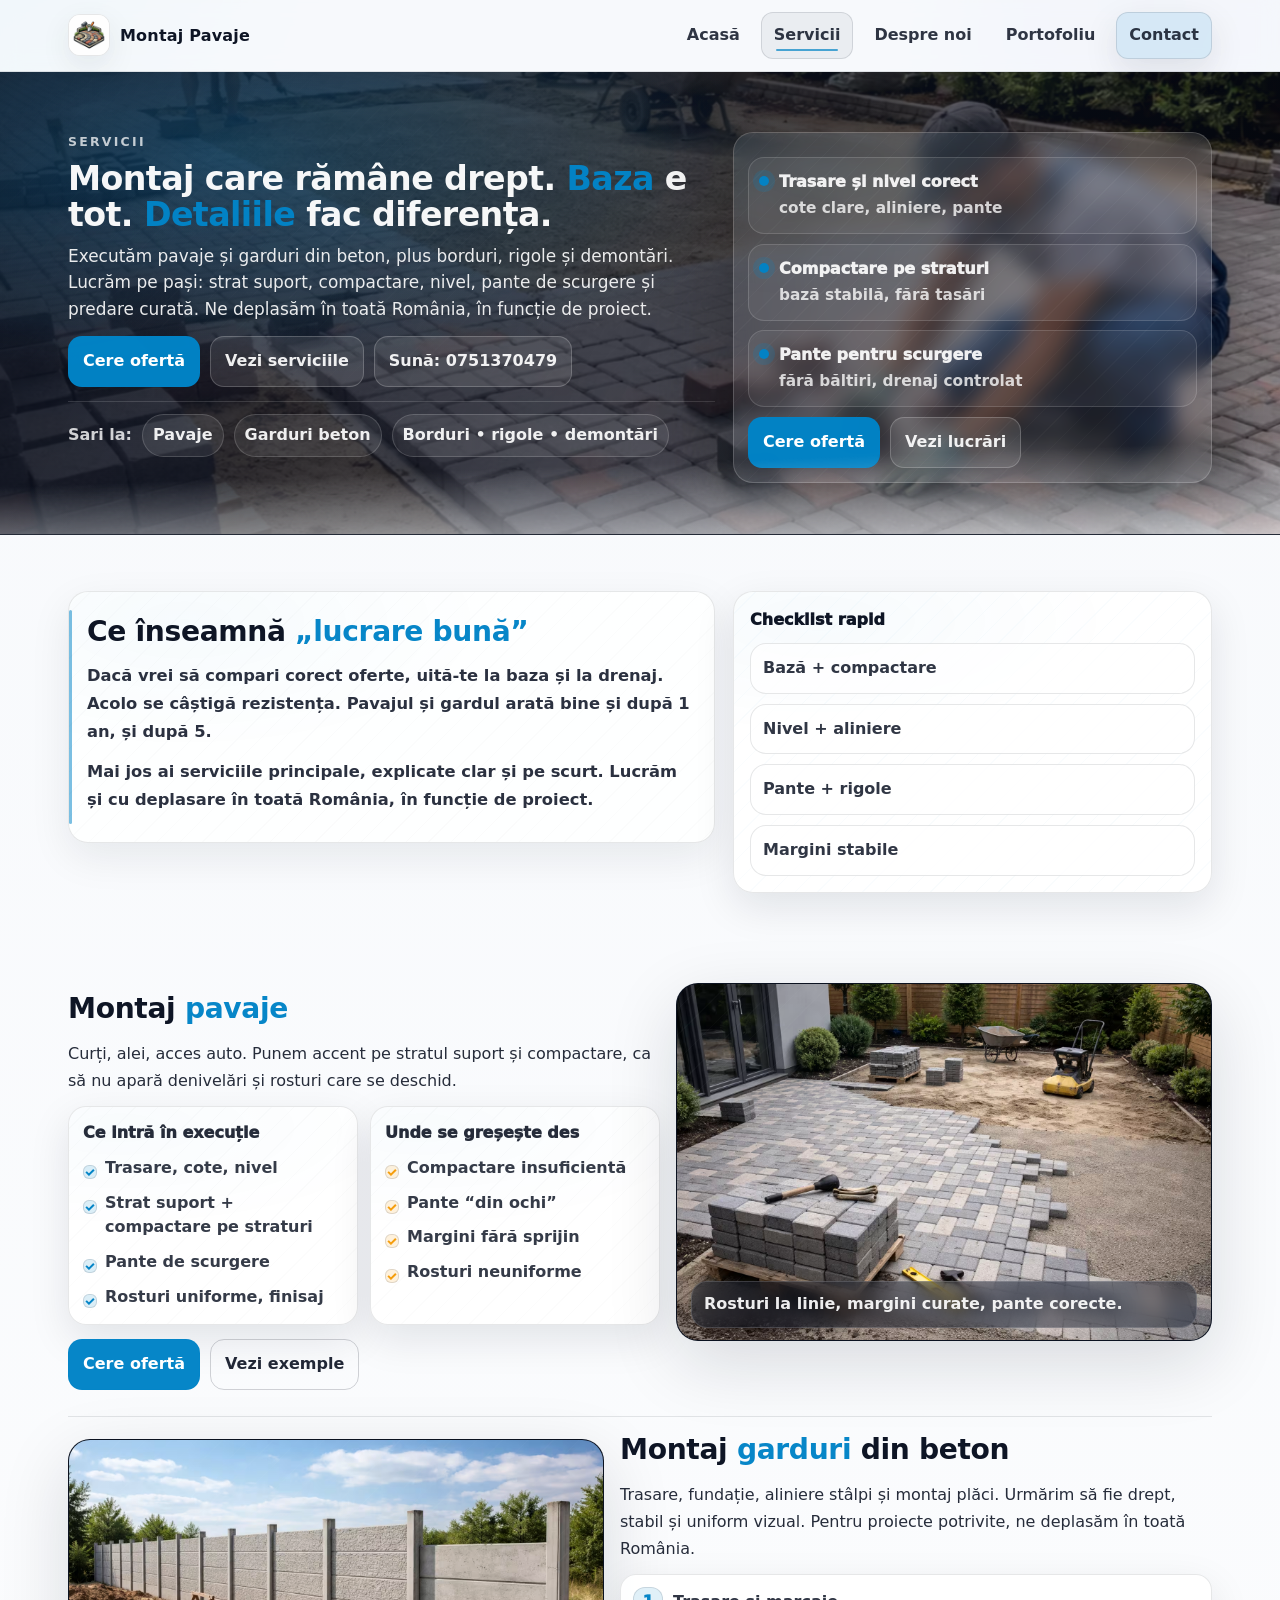
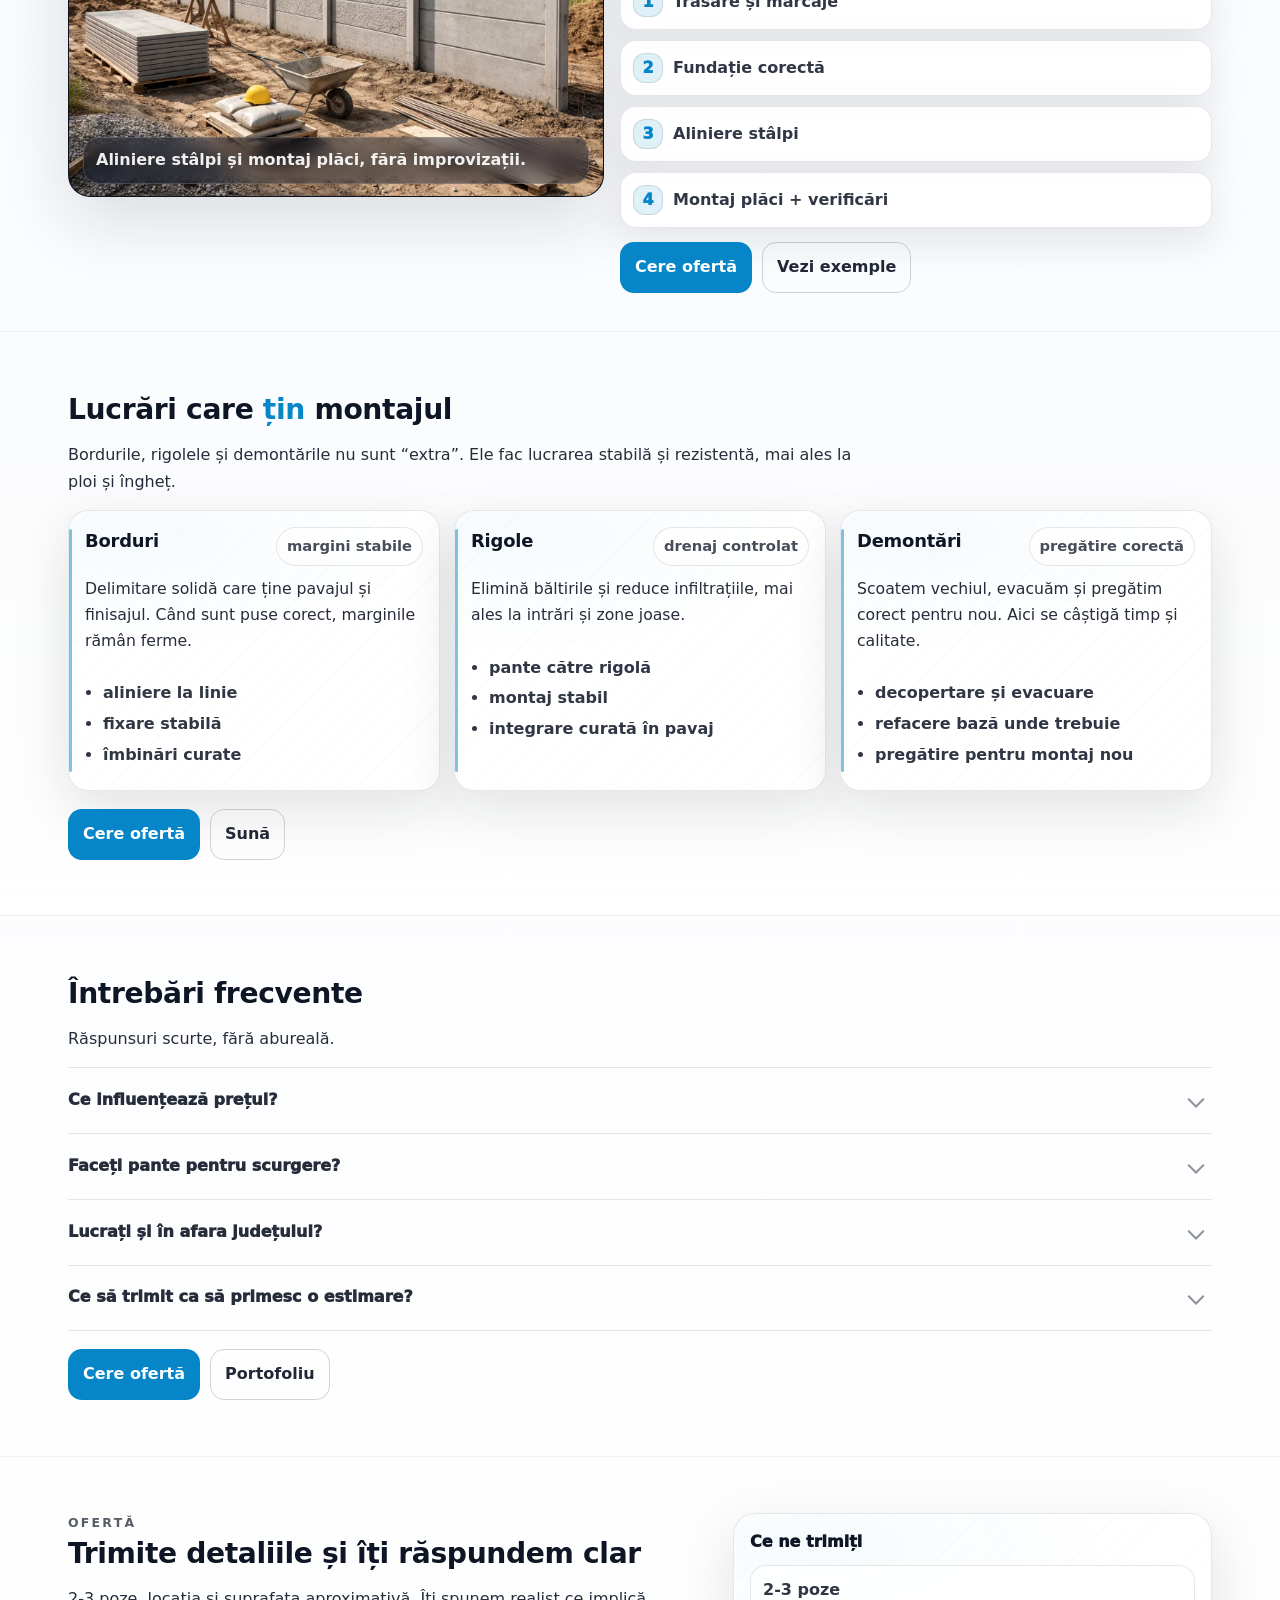
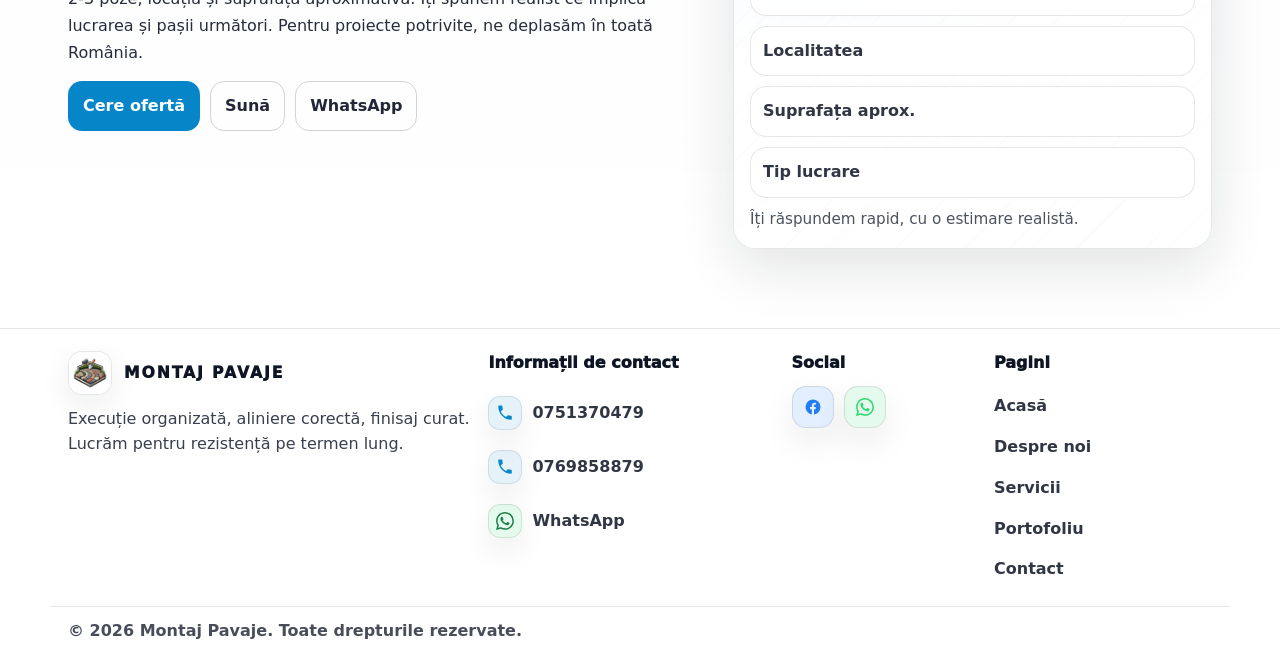
<file: servicii.html>
<!doctype html>
<html lang="ro">
<head>
  <meta charset="utf-8" />
  <meta name="viewport" content="width=device-width,initial-scale=1,viewport-fit=cover" />
  <meta name="theme-color" content="#F7F9FC" />

  <title>Servicii montaj pavaje, borduri, rigole și garduri beton în toată România | Montaj Pavaje</title>
  <meta name="description" content="Servicii montaj pavaje, borduri, rigole, demontări și garduri din beton, cu deplasare în toată România (în funcție de proiect). Strat suport, compactare, pante de scurgere și finisaj curat. Cere ofertă rapidă." />
  <meta name="robots" content="index,follow,max-snippet:-1,max-image-preview:large,max-video-preview:-1" />

  <link rel="canonical" href="https://montajpavele-ag.ro/servicii.html" />

  <!-- Favicons (în rădăcină) -->
  <link rel="icon" type="image/png" href="/favicon-96x96.png" sizes="96x96" />
  <link rel="icon" type="image/svg+xml" href="/favicon.svg" />
  <link rel="shortcut icon" href="/favicon.ico" />
  <link rel="apple-touch-icon" sizes="180x180" href="/apple-touch-icon.png" />
  <link rel="manifest" href="/site.webmanifest" />

  <!-- OG / Twitter -->
  <meta property="og:type" content="website" />
  <meta property="og:site_name" content="Montaj Pavaje" />
  <meta property="og:locale" content="ro_RO" />
  <meta property="og:title" content="Servicii montaj pavaje și garduri beton în toată România | Montaj Pavaje" />
  <meta property="og:description" content="Montaj pavaje, borduri, rigole, demontări și garduri din beton, cu deplasare în toată România (în funcție de proiect). Execuție curată, aliniere corectă, finisaj premium." />
  <meta property="og:url" content="https://montajpavele-ag.ro/servicii.html" />
  <meta property="og:image" content="https://montajpavele-ag.ro/poze/hero-2-2400.avif" />
  <meta name="twitter:card" content="summary_large_image" />

  <!-- CSS (bază + page) -->
  <link rel="stylesheet" href="style.css" />
  <link rel="stylesheet" href="servicii.css" />

  <!-- Preload hero (LCP) -->
  <link rel="preload" as="image" href="poze/hero-2-2400.avif" type="image/avif" fetchpriority="high" />

  <!-- JSON-LD -->
  <script type="application/ld+json">
  {
    "@context": "https://schema.org",
    "@graph": [
      {
        "@type": "LocalBusiness",
        "@id": "https://montajpavele-ag.ro/#business",
        "name": "Montaj Pavaje",
        "url": "https://montajpavele-ag.ro/",
        "logo": "https://montajpavele-ag.ro/apple-touch-icon.png",
        "telephone": ["+40751370479", "+40769858879"],
        "address": { "@type": "PostalAddress", "addressCountry": "RO" },
        "areaServed": "RO",
        "sameAs": [
          "https://www.facebook.com/share/1B6ycQjmfE/?mibextid=wwXIfr"
        ]
      },
      {
        "@type": "BreadcrumbList",
        "@id": "https://montajpavele-ag.ro/servicii.html#breadcrumbs",
        "itemListElement": [
          { "@type": "ListItem", "position": 1, "name": "Acasă", "item": "https://montajpavele-ag.ro/" },
          { "@type": "ListItem", "position": 2, "name": "Servicii", "item": "https://montajpavele-ag.ro/servicii.html" }
        ]
      }
    ]
  }
  </script>
</head>

<body class="page-servicii">
  <a class="skip" href="#content">Sari la conținut</a>

  <div class="bgFX" aria-hidden="true">
    <div class="blob b1"></div>
    <div class="blob b2"></div>
    <div class="grid"></div>
  </div>

  <!-- Header identic cu index -->
  <header class="header">
    <div class="wrap">
      <div class="nav">
        <a class="brand" href="index.html" aria-label="Acasă">
          <img src="/apple-touch-icon.png" alt="Logo Montaj Pavaje" width="42" height="42" decoding="async" />
          <span class="t">
            <span class="name">Montaj Pavaje</span>
          </span>
        </a>

        <nav class="menu" aria-label="Navigație principală">
          <a href="index.html">Acasă</a>
          <a class="active" href="servicii.html" aria-current="page">Servicii</a>
          <a href="despre-noi.html">Despre noi</a>
          <a href="portofoliu.html">Portofoliu</a>
          <a class="cta" href="contact.html">Contact</a>
        </nav>

        <button class="burger" id="burger" aria-label="Deschide meniul" aria-expanded="false" aria-controls="mobilePanel">☰</button>
      </div>

      <div class="panel" id="mobilePanel">
        <a href="index.html">Acasă</a>
        <a class="isActive" href="servicii.html" aria-current="page">Servicii</a>
        <a href="despre-noi.html">Despre noi</a>
        <a href="portofoliu.html">Portofoliu</a>
        <a href="contact.html">Contact</a>
      </div>
    </div>
  </header>

  <!-- HERO -->
  <section class="svcHero" aria-label="Servicii Montaj Pavaje">
    <div class="svcHeroBg" aria-hidden="true"></div>
    <div class="svcHeroOverlay" aria-hidden="true"></div>

    <div class="wrap svcHeroGrid">
      <div class="svcHeroCopy reveal">
        <div class="svcKicker">SERVICII</div>

        <h1 class="svcH1">
          Montaj care rămâne drept.
          <span class="accent">Baza</span> e tot.
          <span class="accent2">Detaliile</span> fac diferența.
        </h1>

        <p class="svcLead">
          Executăm pavaje și garduri din beton, plus borduri, rigole și demontări. Lucrăm pe pași: strat suport, compactare, nivel, pante de scurgere și predare curată.
          Ne deplasăm în toată România, în funcție de proiect.
        </p>

        <div class="svcHeroActions">
          <a class="btn primary" href="contact.html">Cere ofertă</a>
          <a class="btn ghostOnDark" href="#servicii">Vezi serviciile</a>
          <a class="btn ghostOnDark" href="tel:+40751370479">Sună: 0751370479</a>
        </div>

        <div class="svcJump">
          <span class="svcJumpLabel">Sari la:</span>
          <a href="#pavaje">Pavaje</a>
          <a href="#garduri">Garduri beton</a>
          <a href="#completari">Borduri • rigole • demontări</a>
        </div>
      </div>

      <aside class="svcRepere reveal" aria-label="3 repere simple">
        <div class="svcRepRow">
          <span class="svcDot" aria-hidden="true"></span>
          <div>
            <div class="svcRepMain">Trasare și nivel corect</div>
            <div class="svcRepSub">cote clare, aliniere, pante</div>
          </div>
        </div>

        <div class="svcRepRow">
          <span class="svcDot" aria-hidden="true"></span>
          <div>
            <div class="svcRepMain">Compactare pe straturi</div>
            <div class="svcRepSub">bază stabilă, fără tasări</div>
          </div>
        </div>

        <div class="svcRepRow">
          <span class="svcDot" aria-hidden="true"></span>
          <div>
            <div class="svcRepMain">Pante pentru scurgere</div>
            <div class="svcRepSub">fără băltiri, drenaj controlat</div>
          </div>
        </div>

        <div class="svcRepCta">
          <a class="btn primary" href="contact.html">Cere ofertă</a>
          <a class="btn ghostOnDark" href="portofoliu.html">Vezi lucrări</a>
        </div>
      </aside>
    </div>

    <div class="svcHeroEdge" aria-hidden="true"></div>
  </section>

  <main id="content" class="svcMain">
    <!-- Introducere -->
    <section class="svcSection">
      <div class="wrap svcIntroGrid">
        <div class="reveal svcIntroText">
          <h2 class="svcH2">Ce înseamnă <span class="accent">„lucrare bună”</span></h2>
          <p class="svcP">
            Dacă vrei să compari corect oferte, uită-te la baza și la drenaj. Acolo se câștigă rezistența. Pavajul și gardul arată bine și după 1 an, și după 5.
          </p>
          <p class="svcP">
            Mai jos ai serviciile principale, explicate clar și pe scurt. Lucrăm și cu deplasare în toată România, în funcție de proiect.
          </p>
        </div>

        <div class="svcMiniNote reveal" aria-label="Checklist rapid">
          <div class="svcMiniTitle">Checklist rapid</div>
          <div class="svcMiniLine">Bază + compactare</div>
          <div class="svcMiniLine">Nivel + aliniere</div>
          <div class="svcMiniLine">Pante + rigole</div>
          <div class="svcMiniLine">Margini stabile</div>
        </div>
      </div>
    </section>

    <!-- Servicii -->
    <section class="svcSplitSection" id="servicii">
      <div class="wrap">
        <div class="svcSplit svcSplitA reveal" id="pavaje">
          <div class="svcSplitText">
            <h2 class="svcH2">Montaj <span class="accent">pavaje</span></h2>
            <p class="svcP">
              Curți, alei, acces auto. Punem accent pe stratul suport și compactare, ca să nu apară denivelări și rosturi care se deschid.
            </p>

            <div class="svcTwoCols">
              <div class="svcBlock">
                <div class="svcBlockTitle">Ce intră în execuție</div>
                <ul class="svcList">
                  <li>Trasare, cote, nivel</li>
                  <li>Strat suport + compactare pe straturi</li>
                  <li>Pante de scurgere</li>
                  <li>Rosturi uniforme, finisaj</li>
                </ul>
              </div>

              <div class="svcBlock">
                <div class="svcBlockTitle">Unde se greșește des</div>
                <ul class="svcList svcListWarn">
                  <li>Compactare insuficientă</li>
                  <li>Pante “din ochi”</li>
                  <li>Margini fără sprijin</li>
                  <li>Rosturi neuniforme</li>
                </ul>
              </div>
            </div>

            <div class="svcActions">
              <a class="btn primary" href="contact.html">Cere ofertă</a>
              <a class="btn outline" href="portofoliu.html">Vezi exemple</a>
            </div>
          </div>

          <figure class="svcMedia" aria-label="Imagine montaj pavaje">
            <img src="poze/montaj-pavele-s.avif" alt="Montaj pavaje - exemplu de lucrare" width="1200" height="800" loading="lazy" decoding="async" />
            <figcaption>Rosturi la linie, margini curate, pante corecte.</figcaption>
          </figure>
        </div>

        <div class="svcSplit svcSplitB reveal" id="garduri">
          <figure class="svcMedia" aria-label="Imagine garduri beton">
            <img src="poze/montaj-gard-s.avif" alt="Montaj garduri din beton - exemplu de lucrare" width="1200" height="800" loading="lazy" decoding="async" />
            <figcaption>Aliniere stâlpi și montaj plăci, fără improvizații.</figcaption>
          </figure>

          <div class="svcSplitText">
            <h2 class="svcH2">Montaj <span class="accent2">garduri</span> din beton</h2>
            <p class="svcP">
              Trasare, fundație, aliniere stâlpi și montaj plăci. Urmărim să fie drept, stabil și uniform vizual.
              Pentru proiecte potrivite, ne deplasăm în toată România.
            </p>

            <div class="svcSteps" aria-label="Pași de lucru">
              <div class="svcStep"><span class="svcStepNo">1</span><span>Trasare și marcaje</span></div>
              <div class="svcStep"><span class="svcStepNo">2</span><span>Fundație corectă</span></div>
              <div class="svcStep"><span class="svcStepNo">3</span><span>Aliniere stâlpi</span></div>
              <div class="svcStep"><span class="svcStepNo">4</span><span>Montaj plăci + verificări</span></div>
            </div>

            <div class="svcActions">
              <a class="btn primary" href="contact.html">Cere ofertă</a>
              <a class="btn outline" href="portofoliu.html">Vezi exemple</a>
            </div>
          </div>
        </div>
      </div>
    </section>

    <!-- Completări -->
    <section class="svcSection svcSoft" id="completari">
      <div class="wrap">
        <div class="svcHead reveal">
          <h2 class="svcH2">Lucrări care <span class="accent">țin</span> montajul</h2>
          <p class="svcP">
            Bordurile, rigolele și demontările nu sunt “extra”. Ele fac lucrarea stabilă și rezistentă, mai ales la ploi și îngheț.
          </p>
        </div>

        <div class="svcCards">
          <article class="svcCard reveal" id="borduri">
            <div class="svcCardTop">
              <h3 class="svcH3">Borduri</h3>
              <div class="svcTag">margini stabile</div>
            </div>
            <p class="svcP small">
              Delimitare solidă care ține pavajul și finisajul. Când sunt puse corect, marginile rămân ferme.
            </p>
            <ul class="svcMiniList">
              <li>aliniere la linie</li>
              <li>fixare stabilă</li>
              <li>îmbinări curate</li>
            </ul>
          </article>

          <article class="svcCard reveal" id="rigole">
            <div class="svcCardTop">
              <h3 class="svcH3">Rigole</h3>
              <div class="svcTag">drenaj controlat</div>
            </div>
            <p class="svcP small">
              Elimină băltirile și reduce infiltrațiile, mai ales la intrări și zone joase.
            </p>
            <ul class="svcMiniList">
              <li>pante către rigolă</li>
              <li>montaj stabil</li>
              <li>integrare curată în pavaj</li>
            </ul>
          </article>

          <article class="svcCard reveal" id="demontari">
            <div class="svcCardTop">
              <h3 class="svcH3">Demontări</h3>
              <div class="svcTag">pregătire corectă</div>
            </div>
            <p class="svcP small">
              Scoatem vechiul, evacuăm și pregătim corect pentru nou. Aici se câștigă timp și calitate.
            </p>
            <ul class="svcMiniList">
              <li>decopertare și evacuare</li>
              <li>refacere bază unde trebuie</li>
              <li>pregătire pentru montaj nou</li>
            </ul>
          </article>
        </div>

        <div class="svcInlineCta reveal">
          <a class="btn primary" href="contact.html">Cere ofertă</a>
          <a class="btn outline" href="tel:+40751370479">Sună</a>
        </div>
      </div>
    </section>

    <!-- FAQ -->
    <section class="svcSection">
      <div class="wrap">
        <div class="svcHead reveal">
          <h2 class="svcH2">Întrebări frecvente</h2>
          <p class="svcP">Răspunsuri scurte, fără abureală.</p>
        </div>

        <div class="svcFaq reveal" role="list">
          <details class="svcQ" role="listitem">
            <summary>Ce influențează prețul?</summary>
            <div class="svcA">
              Suprafața, starea bazei, demontări/evacuare, borduri/rigole, acces utilaje și complexitatea detaliilor.
            </div>
          </details>

          <details class="svcQ" role="listitem">
            <summary>Faceți pante pentru scurgere?</summary>
            <div class="svcA">
              Da. Pantele se stabilesc din trasare și nivel. Unde e nevoie, rigole pentru drenaj controlat.
            </div>
          </details>

          <details class="svcQ" role="listitem">
            <summary>Lucrați și în afara județului?</summary>
            <div class="svcA">
              Da. Ne deplasăm în toată România, în funcție de proiect. Trimite locația și detaliile, iar noi îți spunem clar cum procedăm.
            </div>
          </details>

          <details class="svcQ" role="listitem">
            <summary>Ce să trimit ca să primesc o estimare?</summary>
            <div class="svcA">
              2-3 poze, locația, suprafața aproximativă și tipul lucrării (pavaj, gard, borduri, rigole, demontări).
            </div>
          </details>
        </div>

        <div class="svcInlineCta reveal">
          <a class="btn primary" href="contact.html">Cere ofertă</a>
          <a class="btn outline" href="portofoliu.html">Portofoliu</a>
        </div>
      </div>
    </section>

    <!-- CTA final -->
    <section class="svcFinal">
      <div class="wrap svcFinalGrid">
        <div class="reveal">
          <div class="svcKicker dark">OFERTĂ</div>
          <h2 class="svcH2">Trimite detaliile și îți răspundem clar</h2>
          <p class="svcP">
            2-3 poze, locația și suprafața aproximativă. Îți spunem realist ce implică lucrarea și pașii următori.
            Pentru proiecte potrivite, ne deplasăm în toată România.
          </p>

          <div class="svcActions">
            <a class="btn primary" href="contact.html">Cere ofertă</a>
            <a class="btn outline" href="tel:+40751370479">Sună</a>
            <a class="btn outline" href="https://wa.me/40751370479" target="_blank" rel="noopener">WhatsApp</a>
          </div>
        </div>

        <aside class="svcOfferBox reveal" aria-label="Ce trimitem pentru ofertă">
          <div class="svcOfferTitle">Ce ne trimiți</div>
          <div class="svcOfferLine">2-3 poze</div>
          <div class="svcOfferLine">Localitatea</div>
          <div class="svcOfferLine">Suprafața aprox.</div>
          <div class="svcOfferLine">Tip lucrare</div>
          <div class="svcOfferHint">Îți răspundem rapid, cu o estimare realistă.</div>
        </aside>
      </div>
    </section>
  </main>

  <!-- Footer (cu numerele noi + 1 singur WhatsApp) -->
  <footer class="footer">
    <div class="wrap footerGrid">
      <div class="fBrand">
        <div class="fLogoRow">
          <img class="fLogoImg" src="/apple-touch-icon.png" alt="Logo Montaj Pavaje" width="44" height="44" loading="lazy" decoding="async" />
          <div>
            <div class="fName">MONTAJ PAVAJE</div>
          </div>
        </div>
        <p class="fDesc">
          Execuție organizată, aliniere corectă, finisaj curat. Lucrăm pentru rezistență pe termen lung.
        </p>
      </div>

      <div class="fCol">
        <div class="fTitle">Informații de contact</div>

        <a class="fItem" href="tel:+40751370479">
          <span class="iBox iPhone" aria-hidden="true">
            <svg viewBox="0 0 24 24" width="18" height="18" fill="currentColor" aria-hidden="true">
              <path d="M6.62 10.79a15.07 15.07 0 0 0 6.59 6.59l2.2-2.2a1 1 0 0 1 1.02-.24c1.12.37 2.33.57 3.57.57a1 1 0 0 1 1 1V20a1 1 0 0 1-1 1C10.85 21 3 13.15 3 3a1 1 0 0 1 1-1h3.5a1 1 0 0 1 1 1c0 1.24.2 2.45.57 3.57a1 1 0 0 1-.24 1.02l-2.21 2.2Z"/>
            </svg>
          </span>
          <span>0751370479</span>
        </a>

        <a class="fItem" href="tel:+40769858879">
          <span class="iBox iPhone" aria-hidden="true">
            <svg viewBox="0 0 24 24" width="18" height="18" fill="currentColor" aria-hidden="true">
              <path d="M6.62 10.79a15.07 15.07 0 0 0 6.59 6.59l2.2-2.2a1 1 0 0 1 1.02-.24c1.12.37 2.33.57 3.57.57a1 1 0 0 1 1 1V20a1 1 0 0 1-1 1C10.85 21 3 13.15 3 3a1 1 0 0 1 1-1h3.5a1 1 0 0 1 1 1c0 1.24.2 2.45.57 3.57a1 1 0 0 1-.24 1.02l-2.21 2.2Z"/>
            </svg>
          </span>
          <span>0769858879</span>
        </a>

        <!-- WhatsApp: doar primul număr -->
        <a class="fItem" href="https://wa.me/40751370479" target="_blank" rel="noopener">
          <span class="iBox iWA" aria-hidden="true">
            <svg xmlns="http://www.w3.org/2000/svg" width="18" height="18" fill="currentColor" viewBox="0 0 16 16" aria-hidden="true">
              <path d="M13.601 2.326A7.85 7.85 0 0 0 7.994 0C3.627 0 .068 3.558.064 7.926c0 1.399.366 2.76 1.057 3.965L0 16l4.204-1.102a7.9 7.9 0 0 0 3.79.965h.004c4.368 0 7.926-3.558 7.93-7.93A7.9 7.9 0 0 0 13.6 2.326zM7.994 14.521a6.6 6.6 0 0 1-3.356-.92l-.24-.144-2.494.654.666-2.433-.156-.251a6.56 6.56 0 0 1-1.007-3.505c0-3.626 2.957-6.584 6.591-6.584a6.56 6.56 0 0 1 4.66 1.931 6.56 6.56 0 0 1 1.928 4.66c-.004 3.639-2.961 6.592-6.592 6.592m3.615-4.934c-.197-.099-1.17-.578-1.353-.646-.182-.065-.315-.099-.445.099-.133.197-.513.646-.627.775-.114.133-.232.148-.43.05-.197-.1-.836-.308-1.592-.985-.59-.525-.985-1.175-1.103-1.372-.114-.198-.011-.304.088-.403.087-.088.197-.232.296-.346.1-.114.133-.198.198-.33.065-.134.034-.248-.015-.347-.05-.099-.445-1.076-.612-1.47-.16-.389-.323-.335-.445-.34-.114-.007-.247-.007-.38-.007a.73.73 0 0 0-.529.247c-.182.198-.691.677-.691 1.654s.71 1.916.81 2.049c.098.133 1.394 2.132 3.383 2.992.47.205.84.326 1.129.418.475.152.904.129 1.246.08.38-.058 1.171-.48 1.338-.943.164-.464.164-.86.114-.943-.049-.084-.182-.133-.38-.232"/>
            </svg>
          </span>
          <span>WhatsApp</span>
        </a>
      </div>

      <div class="fCol">
        <div class="fTitle">Social</div>
        <div class="socialRow">
          <a class="socialIcon fb" href="https://www.facebook.com/share/1B6ycQjmfE/?mibextid=wwXIfr" target="_blank" rel="noopener" aria-label="Facebook">
            <svg viewBox="0 0 24 24" width="18" height="18" fill="currentColor" aria-hidden="true">
              <path d="M22 12a10 10 0 1 0-11.56 9.88v-7H8.08V12h2.36V9.8c0-2.33 1.39-3.62 3.52-3.62 1.02 0 2.09.18 2.09.18v2.3h-1.18c-1.16 0-1.52.72-1.52 1.45V12h2.59l-.41 2.88h-2.18v7A10 10 0 0 0 22 12Z"/>
            </svg>
          </a>

          <a class="socialIcon wa" href="https://wa.me/40751370479" target="_blank" rel="noopener" aria-label="WhatsApp">
            <svg xmlns="http://www.w3.org/2000/svg" width="18" height="18" fill="currentColor" viewBox="0 0 16 16" aria-hidden="true">
              <path d="M13.601 2.326A7.85 7.85 0 0 0 7.994 0C3.627 0 .068 3.558.064 7.926c0 1.399.366 2.76 1.057 3.965L0 16l4.204-1.102a7.9 7.9 0 0 0 3.79.965h.004c4.368 0 7.926-3.558 7.93-7.93A7.9 7.9 0 0 0 13.6 2.326zM7.994 14.521a6.6 6.6 0 0 1-3.356-.92l-.24-.144-2.494.654.666-2.433-.156-.251a6.56 6.56 0 0 1-1.007-3.505c0-3.626 2.957-6.584 6.591-6.584a6.56 6.56 0 0 1 4.66 1.931 6.56 6.56 0 0 1 1.928 4.66c-.004 3.639-2.961 6.592-6.592 6.592m3.615-4.934c-.197-.099-1.17-.578-1.353-.646-.182-.065-.315-.099-.445.099-.133.197-.513.646-.627.775-.114.133-.232.148-.43.05-.197-.1-.836-.308-1.592-.985-.59-.525-.985-1.175-1.103-1.372-.114-.198-.011-.304.088-.403.087-.088.197-.232.296-.346.1-.114.133-.198.198-.33.065-.134.034-.248-.015-.347-.05-.099-.445-1.076-.612-1.47-.16-.389-.323-.335-.445-.34-.114-.007-.247-.007-.38-.007a.73.73 0 0 0-.529.247c-.182.198-.691.677-.691 1.654s.71 1.916.81 2.049c.098.133 1.394 2.132 3.383 2.992.47.205.84.326 1.129.418.475.152.904.129 1.246.08.38-.058 1.171-.48 1.338-.943.164-.464.164-.86.114-.943-.049-.084-.182-.133-.38-.232"/>
            </svg>
          </a>
        </div>
      </div>

      <div class="fCol">
        <div class="fTitle">Pagini</div>
        <a class="fLink" href="index.html">Acasă</a>
        <a class="fLink" href="despre-noi.html">Despre noi</a>
        <a class="fLink" href="servicii.html">Servicii</a>
        <a class="fLink" href="portofoliu.html">Portofoliu</a>
        <a class="fLink" href="contact.html">Contact</a>
      </div>
    </div>

    <div class="wrap footerBottom">
      <span>© <span id="y"></span> Montaj Pavaje. Toate drepturile rezervate.</span>
    </div>
  </footer>

  <script>
    // an
    const yEl = document.getElementById("y");
    if (yEl) yEl.textContent = new Date().getFullYear();

    // burger (overlay)
    const burger = document.getElementById("burger");
    const panel = document.getElementById("mobilePanel");

    function closeMenu(){
      if (!panel || !burger) return;
      panel.classList.remove("open");
      burger.setAttribute("aria-expanded", "false");
      burger.textContent = "☰";
    }

    if (burger && panel) {
      burger.addEventListener("click", (e) => {
        e.stopPropagation();
        const open = panel.classList.toggle("open");
        burger.setAttribute("aria-expanded", String(open));
        burger.textContent = open ? "✕" : "☰";
      });

      panel.querySelectorAll("a").forEach(a => a.addEventListener("click", () => closeMenu()));

      document.addEventListener("click", (e) => {
        if (!panel.classList.contains("open")) return;
        const clickedInside = panel.contains(e.target) || burger.contains(e.target);
        if (!clickedInside) closeMenu();
      });

      document.addEventListener("keydown", (e) => {
        if (e.key === "Escape") closeMenu();
      });
    }

    // Reveal (auto + stagger)
    (function(){
      const reduced = window.matchMedia && window.matchMedia("(prefers-reduced-motion: reduce)").matches;

      const autoSelectors = [
        ".svcHeroCopy > *",
        ".svcRepere, .svcRepere .svcRepRow, .svcRepCta",
        ".svcIntroGrid > *",
        ".svcSplit",
        ".svcSplitText > *",
        ".svcMedia",
        ".svcTwoCols .svcBlock",
        ".svcSteps .svcStep",
        ".svcHead",
        ".svcCards .svcCard",
        ".svcInlineCta",
        ".svcFaq .svcQ",
        ".svcFinalGrid > *",
        ".svcOfferBox"
      ];

      const autoEls = document.querySelectorAll(autoSelectors.join(","));
      autoEls.forEach(el => el.classList.add("reveal"));

      function stagger(containerSelector, itemSelector, step = 70, start = 0){
        const c = document.querySelector(containerSelector);
        if (!c) return;
        const items = c.querySelectorAll(itemSelector);
        items.forEach((el, i) => el.style.setProperty("--d", `${start + i * step}ms`));
      }

      stagger(".svcHeroCopy", ":scope > *", 70, 0);
      stagger(".svcRepere", ".svcRepRow", 80, 60);
      stagger("#pavaje", ".svcSplitText > *", 55, 0);
      stagger("#pavaje", ".svcTwoCols .svcBlock", 90, 120);
      stagger("#garduri", ".svcSplitText > *", 55, 0);
      stagger("#garduri", ".svcSteps .svcStep", 80, 120);
      stagger("#completari", ".svcCards .svcCard", 90, 0);
      stagger(".svcFaq", ".svcQ", 80, 0);

      if (reduced){
        document.querySelectorAll(".reveal").forEach(el => el.classList.add("in"));
        return;
      }

      const io = new IntersectionObserver((entries) => {
        for (const e of entries){
          if (e.isIntersecting){
            e.target.classList.add("in");
            io.unobserve(e.target);
          }
        }
      }, {threshold: 0.12});

      document.querySelectorAll(".reveal").forEach(el => io.observe(el));
    })();
  </script>
</body>
</html>
</file>
<file: style.css>
:root{
  --bg:#F7F9FC;
  --bg2:#FFFFFF;
  --text:#0E1525;

  /* texte mici (mai vizibile) */
  --muted: rgba(14,21,37,.90);

  /* accent words */
  --accentWord: rgba(2, 132, 199, .98);

  /* accent general */
  --accent:#0EA5E9;

  --shadow: 0 18px 55px rgba(14,21,37,.12);
  --shadow2: 0 14px 40px rgba(14,21,37,.10);
  --shadow3: 0 22px 70px rgba(14,21,37,.14);

  --radius:18px;
  --max:1180px;
}

*{ box-sizing:border-box; }
html{ color-scheme: light; }
body{
  margin:0;
  font-family: ui-sans-serif, system-ui, -apple-system, Segoe UI, Roboto, Arial, "Noto Sans", sans-serif;
  background: linear-gradient(180deg, var(--bg), var(--bg2));
  color: var(--text);
  line-height:1.55;
  overflow-x:hidden;
}
a{ color:inherit; text-decoration:none; }
img{ display:block; max-width:100%; height:auto; }
.wrap{ max-width:var(--max); margin:0 auto; padding:0 18px; }

/* Accent words */
.accent,
.accent2{
  color: var(--accentWord);
  font-weight: 850;
}

/* Background FX */
.bgFX{ position:fixed; inset:0; pointer-events:none; z-index:-1; overflow:hidden; }
.blob{
  position:absolute;
  width: 580px; height: 580px;
  border-radius: 50%;
  filter: blur(36px);
  opacity:.55;
}
.b1{ left:-220px; top:-260px; background: radial-gradient(circle at 30% 30%, rgba(14,165,233,.36), transparent 62%); }
.b2{ right:-240px; top:-200px; background: radial-gradient(circle at 35% 35%, rgba(99,102,241,.28), transparent 62%); }
.grid{
  position:absolute; inset:-30%;
  opacity:.20;
  background-image:
    linear-gradient(to right, rgba(14,21,37,.06) 1px, transparent 1px),
    linear-gradient(to bottom, rgba(14,21,37,.06) 1px, transparent 1px);
  background-size: 78px 78px;
  mask-image: radial-gradient(55% 55% at 50% 15%, black, transparent 70%);
  animation: gridMove 18s linear infinite;
  will-change: background-position;
}
@keyframes gridMove{
  0%{ background-position: 0 0, 0 0; }
  100%{ background-position: 260px 0, 0 260px; }
}

/* Reveal */
.reveal{
  opacity: 0;
  transform: translateY(14px);
  transition: opacity .6s ease, transform .6s ease;
}
.reveal.in{ opacity: 1; transform: translateY(0); }

/* Header */
.header{
  position: sticky;
  top: 0;
  z-index: 60;
  background: rgba(247,249,252,.82);
  backdrop-filter: blur(10px);
  border-bottom: 1px solid rgba(14,21,37,.10);
}
.nav{
  display:flex;
  align-items:center;
  justify-content:space-between;
  gap:14px;
  padding: 12px 0;
  position: relative; /* ca panel-ul să se poziționeze corect */
}
.brand{
  display:flex;
  align-items:center;
  gap:10px;
  min-width: 190px;
}
.brand img{
  width:42px; height:42px;
  border-radius: 12px;
  border: 1px solid rgba(14,21,37,.10);
  background: #fff;
  box-shadow: 0 10px 30px rgba(14,21,37,.08);
}
.brand .t{ display:flex; flex-direction:column; line-height:1.1; }
.brand .name{ font-weight: 900; letter-spacing:.2px; }
.brand .tag{ font-size:.92rem; color: rgba(14,21,37,.76); }

.menu{ display:flex; align-items:center; gap:8px; flex-wrap:wrap; }
.menu a{
  position: relative;
  padding: 10px 12px;
  border-radius: 12px;
  border: 1px solid transparent;
  font-weight: 820;
  color: rgba(14,21,37,.86);
  transition: background .15s ease, transform .15s ease, border-color .15s ease;
}
.menu a::after{
  content:"";
  position:absolute;
  left: 14px;
  right: 14px;
  bottom: 7px;
  height: 2px;
  border-radius: 999px;
  background: rgba(2,132,199,.70);
  opacity: 0;
  transform: translateY(2px);
  transition: opacity .18s ease, transform .18s ease;
}
.menu a:hover{
  background: rgba(14,21,37,.04);
  border-color: rgba(14,21,37,.10);
  transform: translateY(-1px);
}
.menu a:hover::after{ opacity: 1; transform: translateY(0); }
.menu a.active{
  background: rgba(14,21,37,.05);
  border-color: rgba(14,21,37,.12);
}
.menu a.active::after{ opacity: 1; transform: translateY(0); }
.menu a.cta{
  background: rgba(2,132,199,.12);
  border-color: rgba(14,21,37,.12);
  box-shadow: 0 12px 34px rgba(14,21,37,.10);
  font-weight: 900;
}
.menu a.cta::after{ display:none; }

/* Mobile menu */
.burger{
  display:none; /* important: ascuns pe desktop */
  width:44px;
  height:44px;
  border-radius: 12px;
  border: 1px solid rgba(14,21,37,.12);
  background: rgba(255,255,255,.86);
  color: var(--text);
  align-items:center;
  justify-content:center;
}
/* Mobile panel as overlay (nu împinge pagina) */
.panel{
  position: absolute;
  right: 0;
  top: calc(100% + 10px);
  width: min(360px, calc(100vw - 24px));
  padding: 10px;
  border-radius: 16px;

  border: 1px solid rgba(14,21,37,.12);
  background: rgba(255,255,255,.96);
  box-shadow: 0 30px 80px rgba(14,21,37,.20);

  transform: translateY(-8px);
  opacity: 0;
  pointer-events: none;

  transition: opacity .18s ease, transform .18s ease;
  z-index: 100;
}

.panel.open{
  opacity: 1;
  transform: translateY(0);
  pointer-events: auto;
}

.panel a{
  display:block;
  padding: 12px 12px;
  border-radius: 12px;
  border: 1px solid rgba(14,21,37,.10);
  background: rgba(255,255,255,.92);
  margin: 8px 0;
  font-weight: 900;
}

.panel a:hover{
  border-color: rgba(2,132,199,.22);
  background: rgba(2,132,199,.06);
}


/* ============================
   HERO (background slider) + CARD SOLID
   ============================ */
.hero.hero-slider{
  position: relative;
  height: clamp(420px, 70vh, 620px);
  background: #0B1220;
  color:#fff;
  overflow:hidden;
}

/* slides pe fundal */
.hero-slides{
  position:absolute;
  inset:0;
  z-index:0;
}
.hero-slide{
  position:absolute;
  inset:0;
  background-size: cover;
  background-repeat:no-repeat;
  background-position:center 25%;
  opacity:0;
  transition: opacity .6s ease-out;
  will-change: opacity;
}
.hero-slide.is-active{ opacity:1; }

/* gradient peste poze */
.hero-gradient{
  position:absolute;
  inset:0;
  background-image: linear-gradient(120deg,
    rgba(15,23,42,.92) 0,
    rgba(15,23,42,.64) 55%,
    rgba(15,23,42,.14) 100%);
  z-index:1;
  pointer-events:none;
}

/* overlay content */
.hero-content{
  position:absolute;
  inset:0;
  z-index:2;
  display:flex;
  align-items:center;
  pointer-events:none;
}
.hero-content .wrap{
  width:100%;
  pointer-events:none;
}

/* HERO CARD – SOLID (NU transparent) */
.heroCard{
  pointer-events:auto;
  width: min(620px, 92vw);
  padding: 28px 26px;
  border-radius: 18px;

  /* mai solid + mai vizibil */
  background: linear-gradient(180deg, #0C1424 0%, #0A101C 100%);
  border: 1px solid rgba(255,255,255,.26);

  /* shadow mai puternic */
  box-shadow:
    0 40px 140px rgba(0,0,0,.72),
    0 0 0 1px rgba(255,255,255,.06) inset;

  color: rgba(255,255,255,.96);
  position: relative;
  z-index: 3;
  transition: opacity .18s ease, transform .18s ease;
}

/* highlight subtil (face cardul să “iasă” fără să fie kitsch) */
.heroCard::before{
  content:"";
  position:absolute;
  inset:-1px;
  border-radius: 18px;
  background:
    radial-gradient(520px 220px at 18% 12%, rgba(2,132,199,.22), transparent 62%),
    radial-gradient(520px 220px at 90% 0%, rgba(255,255,255,.10), transparent 55%);
  pointer-events:none;
  opacity:.9;
}

.heroCard > *{
  position: relative;
  z-index: 1;
}

.heroCard.swapOut{
  opacity:.78;
  transform: translateY(2px);
}


.heroEyebrow{
  font-weight: 900;
  letter-spacing: .18em;
  font-size: .78rem;
  color: rgba(255,255,255,.72);
}
.heroTitle{
  margin: 10px 0 10px;
  font-size: clamp(2rem, 2.8vw, 3.05rem);
  line-height: 1.07;
  letter-spacing: -0.6px;
}
.heroLead{
  margin:0 0 14px;
  color: rgba(255,255,255,.90);
  font-size: 1.06rem;
  max-width: 62ch;
}
.heroBadges{
  display:flex;
  flex-wrap:wrap;
  gap:8px;
  margin-bottom: 14px;
}
.badge{
  padding: 8px 10px;
  border-radius: 999px;
  border: 1px solid rgba(255,255,255,.18);
  background: rgba(255,255,255,.07);
  color: rgba(255,255,255,.90);
  font-weight: 820;
  font-size: .92rem;
}
.heroActions{
  display:flex;
  gap:10px;
  flex-wrap:wrap;
  margin-top: 6px;
}

/* fără bulină – dacă ai scos-o din HTML, e ok; dacă ai rămas cu ea, o ascundem */
.heroMini .miniDot{ display:none; }

.heroMini{
  margin-top: 14px;
  padding-top: 10px;
  border-top: 1px solid rgba(255,255,255,.14);
  color: rgba(255,255,255,.82);
  font-size: .95rem;
}

/* nav hero */
.hero-nav{
  position:absolute;
  top:50%;
  transform: translateY(-50%);
  width:40px;
  height:40px;
  border-radius:999px;
  border:1px solid rgba(255,255,255,.22);
  background: rgba(15,23,42,.70);
  color:#fff;
  display:inline-flex;
  align-items:center;
  justify-content:center;
  cursor:pointer;
  box-shadow:0 10px 24px rgba(15,23,42,.55);
  z-index:4;
  pointer-events:auto;
}
.hero-prev{ left: max(18px, env(safe-area-inset-left)); }
.hero-next{ right: max(18px, env(safe-area-inset-right)); }
.hero-nav:hover{ background: rgba(15,23,42,.88); }

.hero-dots{
  position:absolute;
  bottom:18px;
  left:50%;
  transform: translateX(-50%);
  display:flex;
  gap:8px;
  z-index:4;
  pointer-events:auto;
}
.hero-dot{
  width:10px;
  height:10px;
  border-radius:999px;
  border:none;
  background: rgba(255,255,255,.40);
  cursor:pointer;
}
.hero-dot.is-active{
  width:22px;
  background: rgba(2,132,199,.98);
}

/* Buttons */
.btn{
  display:inline-flex;
  align-items:center;
  justify-content:center;
  padding: 12px 14px;
  border-radius: 14px;
  border: 1px solid rgba(14,21,37,.14);
  background: rgba(255,255,255,.92);
  color: rgba(14,21,37,.92);
  font-weight: 900;
  transition: transform .15s ease, background .15s ease, border-color .15s ease, box-shadow .15s ease;
}
.btn:hover{
  transform: translateY(-1px);
  border-color: rgba(14,21,37,.22);
  box-shadow: 0 14px 34px rgba(14,21,37,.10);
}
.btn.primary{
  background: rgba(2,132,199,.98);
  border-color: rgba(2,132,199,.55);
  color: #fff;
}
.btn.outline{
  background: rgba(255,255,255,0);
  border-color: rgba(14,21,37,.18);
  color: rgba(14,21,37,.92);
  box-shadow: none;
}
.btn.outline:hover{ background: rgba(14,21,37,.04); }
.btn.ghostOnDark{
  background: rgba(255,255,255,.10);
  color: rgba(255,255,255,.92);
  border-color: rgba(255,255,255,.20);
  box-shadow: none;
}

/* Sections */
.main{ padding: 14px 0 0; }
.section{ padding: 52px 0; }
.section.soft{
  background: linear-gradient(180deg, rgba(255,255,255,.0), rgba(255,255,255,.72));
  border-top: 1px solid rgba(14,21,37,.06);
  border-bottom: 1px solid rgba(14,21,37,.06);
}
.h2{ margin:0 0 10px; font-size: clamp(1.55rem, 2.2vw, 2.15rem); letter-spacing: -.35px; }
.h3{ margin:0; font-size: 1.16rem; letter-spacing: -.2px; }
.h4{ margin:0 0 6px; font-size: 1.02rem; letter-spacing: -.15px; }
.p{
  margin:0;
  color: var(--muted);
  max-width: 72ch;
  line-height: 1.65;
}
.p.small{ font-size: .98rem; line-height: 1.65; }
.ctaText{ margin-top: 6px; margin-bottom: 14px; }

/* Headline row */
.headlineRow{
  display:grid;
  grid-template-columns: 1.15fr .85fr;
  gap: 18px;
  align-items:start;
}
.valueList{
  border: 1px solid rgba(14,21,37,.10);
  background: rgba(255,255,255,.88);
  border-radius: 18px;
  padding: 16px;
  box-shadow: var(--shadow2);
  display:flex;
  flex-direction:column;
  gap: 10px;
}
.valueItem{
  padding: 12px 12px;
  border-radius: 14px;
  border: 1px solid rgba(14,21,37,.08);
  background: rgba(255,255,255,.74);
  font-weight: 860;
  color: rgba(14,21,37,.88);
  transition: transform .18s ease, box-shadow .18s ease;
}
.valueItem:hover{ transform: translateY(-2px); box-shadow: 0 16px 40px rgba(14,21,37,.10); }

/* Grids */
.grid2{ display:grid; grid-template-columns: 1fr 1fr; gap: 14px; }
.grid3{ display:grid; grid-template-columns: repeat(3, 1fr); gap: 14px; }
.mt{ margin-top: 26px; }

/* Big cards */
.bigCard{
  border: 1px solid rgba(14,21,37,.10);
  background: rgba(255,255,255,.90);
  border-radius: 20px;
  padding: 18px;
  box-shadow: var(--shadow);
  display:flex;
  flex-direction:column;
  min-height: 330px;
  position:relative;
  overflow:hidden;
  transition: transform .22s ease, box-shadow .22s ease, border-color .22s ease;
}
.bigCard::before{
  content:"";
  position:absolute;
  inset:-1px;
  opacity:.0;
  transition: opacity .22s ease;
  pointer-events:none;
}
.bigCard:hover{
  transform: translateY(-4px);
  box-shadow: var(--shadow3);
  border-color: rgba(14,21,37,.14);
}
.bigCard:hover::before{ opacity:1; }
.bigCard.accentA::before{ background: radial-gradient(520px 180px at 20% 0%, rgba(2,132,199,.14), transparent 60%); }
.bigCard.accentB::before{ background: radial-gradient(520px 180px at 20% 0%, rgba(2,132,199,.12), transparent 60%); }

.bigTop{
  display:flex;
  align-items:flex-start;
  justify-content:space-between;
  gap: 10px;
  margin-bottom: 10px;
  flex-wrap:wrap;
  position:relative;
  z-index:1;
}
.pill{
  padding: 7px 10px;
  border-radius: 999px;
  border: 1px solid rgba(14,21,37,.10);
  background: rgba(255,255,255,.74);
  color: rgba(14,21,37,.76);
  font-weight: 860;
  font-size: .92rem;
}
.bullets{
  display:flex;
  flex-direction:column;
  gap: 10px;
  margin-top: 12px;
  margin-bottom: 14px;
  position:relative;
  z-index:1;
}

/* Bullet cards – premium */
.b{
  position: relative;
  padding: 12px 12px 12px 14px;
  border-radius: 14px;
  border: 1px solid rgba(14,21,37,.10);
  background: linear-gradient(180deg, rgba(255,255,255,.82), rgba(255,255,255,.72));
  font-weight: 860;
  color: rgba(14,21,37,.88);
  overflow: hidden;
}
.b::before{
  content:"";
  position:absolute;
  left:0;
  top:10px;
  bottom:10px;
  width:3px;
  border-radius: 999px;
  background: rgba(2,132,199,.55);
}
.b::after{
  content:"";
  position:absolute;
  inset:-1px;
  pointer-events:none;
  background:
    radial-gradient(380px 120px at 12% 10%, rgba(2,132,199,.10), transparent 65%),
    linear-gradient(135deg, rgba(255,255,255,.50), rgba(255,255,255,0) 40%),
    repeating-linear-gradient(135deg, rgba(2,132,199,.06) 0 1px, transparent 1px 10px);
  opacity: .35;
  mix-blend-mode: multiply;
}

.actions{
  margin-top:auto;
  display:flex;
  gap: 10px;
  flex-wrap:wrap;
  position:relative;
  z-index:1;
}

/* Mini cards with image bg (text vizibil) */
.miniCard{
  border: 1px solid rgba(14,21,37,.10);
  background: rgba(255,255,255,.88);
  border-radius: 18px;
  padding: 16px;
  box-shadow: var(--shadow2);
  transition: transform .22s ease, box-shadow .22s ease, border-color .22s ease;
  position: relative;
  overflow: hidden;
}
.miniCard:hover{
  transform: translateY(-4px);
  box-shadow: var(--shadow3);
  border-color: rgba(14,21,37,.14);
}
.miniBg{
  color: rgba(255,255,255,.96);
  background: #0B1220;
}
.miniBg::before{
  content:"";
  position:absolute;
  inset:0;
  background-image: var(--bg);
  background-size: cover;
  background-position: center;
  transform: scale(1.03);
  filter: saturate(1.05) contrast(1.02);
}
.miniBg::after{
  content:"";
  position:absolute;
  inset:0;
  background:
    radial-gradient(520px 200px at 18% 12%, rgba(2,132,199,.22), transparent 60%),
    linear-gradient(180deg, rgba(0,0,0,.74) 0%, rgba(0,0,0,.50) 55%, rgba(0,0,0,.62) 100%);
}
.miniBg > *{ position: relative; z-index: 1; }
.miniBg .h4{ color: rgba(255,255,255,.98); text-shadow: 0 2px 14px rgba(0,0,0,.55); }
.miniBg .p{ color: rgba(255,255,255,.90); text-shadow: 0 2px 14px rgba(0,0,0,.55); }
.miniBg b{ color: rgba(255,255,255,1); text-shadow: 0 2px 16px rgba(0,0,0,.60); }

/* CTA box */
.ctaPremium{
  border: 1px solid rgba(14,21,37,.10);
  background: rgba(255,255,255,.90);
  border-radius: 22px;
  padding: 18px;
  box-shadow: var(--shadow);
  display:grid;
  grid-template-columns: 1.15fr .85fr;
  gap: 14px;
  position:relative;
  overflow:hidden;
  transition: transform .22s ease, box-shadow .22s ease;
  align-items: start;
}
.ctaPremium::before{
  content:"";
  position:absolute; inset:-1px;
  background:
    radial-gradient(520px 180px at 15% 0%, rgba(2,132,199,.12), transparent 60%),
    radial-gradient(520px 180px at 85% 0%, rgba(2,132,199,.10), transparent 60%);
  pointer-events:none;
}
.ctaPremium > *{ position:relative; z-index:1; }
.ctaPremium:hover{ transform: translateY(-3px); box-shadow: var(--shadow3); }

.ctaSide{
  border: 1px solid rgba(14,21,37,.10);
  background: rgba(255,255,255,.84);
  border-radius: 18px;
  padding: 14px;
  box-shadow: var(--shadow2);
  display:flex;
  flex-direction:column;
  gap: 10px;
  height: fit-content;
}
.ctaLine{
  padding: 12px 12px;
  border-radius: 14px;
  border: 1px solid rgba(14,21,37,.10);
  background: rgba(255,255,255,.76);
  font-weight: 900;
  color: rgba(14,21,37,.86);
}

/* CTA section background image */
.sectionCtaBg{
  position: relative;
  overflow: hidden;
}
.sectionCtaBg::before{
  content:"";
  position:absolute;
  inset:0;
  background-image: url("poze/ctacard.avif");
  background-size: cover;
  background-position: center;
  filter: saturate(1.02) contrast(1.02);
  transform: scale(1.02);
  z-index: 0;
}
.sectionCtaBg::after{
  content:"";
  position:absolute;
  inset:0;
  background:
    radial-gradient(900px 360px at 30% 10%, rgba(2,132,199,.22), transparent 60%),
    linear-gradient(180deg, rgba(255,255,255,.24), rgba(255,255,255,.34));
  z-index: 1;
}
.sectionCtaBg > .wrap{ position: relative; z-index: 2; }

/* Footer */
.footer{
  margin-top: 18px;
  border-top: 1px solid rgba(14,21,37,.10);
  background: rgba(255,255,255,.78);
  padding: 22px 0 16px;
}
.footerGrid{
  display:grid;
  grid-template-columns: 1.2fr .85fr .55fr .65fr;
  gap: 18px;
  align-items:start;
}
.fLogoRow{
  display:flex;
  gap: 12px;
  align-items:center;
}
.fLogoImg{
  border-radius: 14px;
  border: 1px solid rgba(14,21,37,.10);
  background:#fff;
  box-shadow: 0 10px 30px rgba(14,21,37,.08);
}
.fName{
  font-weight: 950;
  letter-spacing:.12em;
  font-size: .98rem;
}
.fTag{
  color: rgba(14,21,37,.74);
  font-weight: 720;
  font-size: .95rem;
}
.fDesc{
  margin: 12px 0 0;
  color: rgba(14,21,37,.82);
  max-width: 62ch;
}
.fTitle{ font-weight: 950; margin-bottom: 10px; }
.fItem{
  display:flex;
  align-items:center;
  gap: 10px;
  padding: 10px 0;
  font-weight: 850;
  color: rgba(14,21,37,.86);
}
.fLink{
  display:block;
  padding: 8px 0;
  font-weight: 850;
  color: rgba(14,21,37,.86);
}
.fLink:hover{ color: rgba(2,132,199,.98); }

.iBox{
  width: 34px;
  height: 34px;
  border-radius: 12px;
  display:grid;
  place-items:center;
  border: 1px solid rgba(14,21,37,.10);
  box-shadow: 0 12px 30px rgba(14,21,37,.08);
}
.iPhone{ background: rgba(2,132,199,.10); color: rgba(2,132,199,.98); }
.iWA{ background: rgba(37,211,102,.12); color: rgba(16,122,62,.95); }

.socialRow{ display:flex; gap: 10px; margin-top: 8px; }
.socialIcon{
  width: 42px;
  height: 42px;
  border-radius: 14px;
  display:grid;
  place-items:center;
  border: 1px solid rgba(14,21,37,.10);
  box-shadow: 0 14px 34px rgba(14,21,37,.08);
  transition: transform .15s ease, box-shadow .15s ease;
}
.socialIcon:hover{
  transform: translateY(-1px);
  box-shadow: 0 18px 44px rgba(14,21,37,.10);
}
.socialIcon.fb{ background: rgba(24,119,242,.12); color: rgba(24,119,242,.95); }
.socialIcon.wa{ background: rgba(37,211,102,.12); color: rgba(37,211,102,.95); }

.fHint{
  margin-top: 10px;
  color: rgba(14,21,37,.72);
  font-size: .95rem;
}
.footerBottom{
  border-top: 1px solid rgba(14,21,37,.10);
  margin-top: 16px;
  padding-top: 12px;
  color: rgba(14,21,37,.76);
  font-weight: 700;
}

/* Responsive */
@media (max-width: 980px){
  .menu{ display:none; }
  .burger{ display:flex; }

  .headlineRow{ grid-template-columns: 1fr; }
  .grid2{ grid-template-columns: 1fr; }
  .grid3{ grid-template-columns: 1fr; }
  .ctaPremium{ grid-template-columns: 1fr; }
  .footerGrid{ grid-template-columns: 1fr; }

  .hero-content{
    align-items:flex-end;
    padding-bottom:62px;
  }
  .hero-prev, .hero-next{ display:none; }
}

@media (max-height: 430px) and (orientation: landscape){
  .hero.hero-slider{ height: 430px; }
  .hero-content{ align-items:flex-end; padding-bottom:54px; }
  .heroCard{ padding: 18px 16px; }
  .heroTitle{ font-size: 1.85rem; }
}

@media (prefers-reduced-motion: reduce){
  .grid{ animation:none; }
  .reveal{ transition:none; transform:none; opacity:1; }
  .btn, .menu a, .hero-nav{ transition:none; }
}
</file>
<file: contact.css>
/* Page-only styling: Contact */

.page-contact .skip{
  position:absolute;
  left:-999px;
  top:auto;
  width:1px;
  height:1px;
  overflow:hidden;
}
.page-contact .skip:focus{
  left: 18px;
  top: 10px;
  width:auto;
  height:auto;
  padding: 10px 12px;
  border-radius: 12px;
  background: rgba(2,132,199,.12);
  border: 1px solid rgba(14,21,37,.12);
  z-index: 999;
}

/* Reveal lite */
.page-contact .reveal{
  transition-delay: var(--d, 0ms);
  will-change: transform, opacity;
}

/* WhatsApp button */
.page-contact .btn.whatsapp{
  background: rgba(37, 211, 102, 1);
  border-color: rgba(37, 211, 102, .65);
  color: #fff;
}
.page-contact .btn.whatsapp:hover{
  box-shadow: 0 16px 40px rgba(14,21,37,.14);
  transform: translateY(-1px);
}

/* HERO */
.page-contact .ctHero{
  position: relative;
  overflow: hidden;
  background: #0B1220;
  color: rgba(255,255,255,.96);
  padding: clamp(30px, 5vw, 56px) 0 52px;
  border-bottom: 1px solid rgba(255,255,255,.10);
}

.page-contact .ctHeroBg{
  position:absolute;
  inset:-12%;
  background-image: url("poze/hero-2-2400.avif");
  background-size: cover;
  background-position: center 35%;
  transform: scale(1.06);
  filter: saturate(1.03) contrast(1.03);
  z-index: 0;
}

.page-contact .ctHeroShade{
  position:absolute;
  inset:0;
  z-index:1;
  background:
    radial-gradient(900px 360px at 18% 18%, rgba(2,132,199,.28), transparent 62%),
    linear-gradient(115deg, rgba(12,18,32,.92) 0%, rgba(12,18,32,.72) 58%, rgba(12,18,32,.34) 100%);
}
.page-contact .ctHeroShade::after{
  content:"";
  position:absolute;
  inset:0;
  background-image:
    repeating-linear-gradient(135deg, rgba(255,255,255,.06) 0 1px, transparent 1px 14px),
    linear-gradient(to right, rgba(255,255,255,.08), transparent 40%, rgba(255,255,255,.08));
  opacity: .22;
  mask-image: radial-gradient(65% 70% at 30% 35%, black, transparent 70%);
  pointer-events:none;
}

.page-contact .ctHeroInner{
  position: relative;
  z-index: 2;
  display:grid;
  grid-template-columns: 1.15fr .85fr;
  gap: 18px;
  align-items: start;
}

.page-contact .ctKicker{
  font-weight: 900;
  letter-spacing: .18em;
  font-size: .78rem;
  color: rgba(255,255,255,.74);
}

.page-contact .ctH1{
  margin: 10px 0 10px;
  font-size: clamp(2rem, 2.6vw, 3.05rem);
  line-height: 1.08;
  letter-spacing: -0.6px;
}

.page-contact .ctLead{
  margin: 0 0 14px;
  color: rgba(255,255,255,.90);
  font-size: 1.06rem;
  font-weight: 560;
  max-width: 70ch;
}

.page-contact .ctActions{
  display:flex;
  gap: 10px;
  flex-wrap: wrap;
  margin-top: 6px;
}

.page-contact .ctHeroMini{
  border-radius: 20px;
  border: 1px solid rgba(255,255,255,.18);
  background: rgba(255,255,255,.08);
  backdrop-filter: blur(10px);
  padding: 14px;
  position: relative;
  overflow:hidden;
  box-shadow: 0 30px 90px rgba(0,0,0,.34);
}
.page-contact .ctHeroMini::before{
  content:"";
  position:absolute;
  inset:-1px;
  background:
    radial-gradient(520px 220px at 18% 12%, rgba(2,132,199,.22), transparent 62%),
    repeating-linear-gradient(135deg, rgba(255,255,255,.08) 0 1px, transparent 1px 16px);
  opacity: .22;
  pointer-events:none;
}
.page-contact .ctHeroMini > *{ position: relative; z-index:1; }

.page-contact .ctMiniTitle{
  font-weight: 950;
  color: rgba(255,255,255,.92);
  margin-bottom: 10px;
}

.page-contact .ctMiniRow{
  display:flex;
  gap: 10px;
  align-items:center;
  padding: 10px 0;
  border-top: 1px solid rgba(255,255,255,.12);
  color: rgba(255,255,255,.88);
  font-weight: 820;
}
.page-contact .ctMiniRow:first-of-type{ border-top: none; padding-top: 0; }

.page-contact .ctDot{
  width: 10px;
  height: 10px;
  border-radius: 999px;
  background: rgba(2,132,199,.98);
  box-shadow: 0 0 0 6px rgba(2,132,199,.16);
}

.page-contact .ctHeroEdge{
  position:absolute;
  left:-20%;
  right:-20%;
  bottom:-70px;
  height: 140px;
  background: linear-gradient(180deg, rgba(247,249,252,0), rgba(247,249,252,1));
  transform: rotate(-2.1deg);
  z-index: 2;
}

/* MAIN */
.page-contact .ctMain{ padding: 0; }
.page-contact .ctSection{ padding: 56px 0 62px; }

.page-contact .ctGrid{
  display:grid;
  grid-template-columns: 1.1fr .9fr;
  gap: 14px;
  align-items:start;
}

/* FORM */
.page-contact .ctFormWrap{
  border-radius: 22px;
  border: 1px solid rgba(14,21,37,.10);
  background: rgba(255,255,255,.92);
  box-shadow: var(--shadow);
  padding: 16px;
  position: relative;
  overflow:hidden;
}
.page-contact .ctFormWrap::before{
  content:"";
  position:absolute;
  inset:-1px;
  background:
    radial-gradient(520px 200px at 18% 10%, rgba(2,132,199,.12), transparent 60%),
    repeating-linear-gradient(135deg, rgba(14,21,37,.06) 0 1px, transparent 1px 16px);
  opacity: .22;
  pointer-events:none;
}
.page-contact .ctFormWrap > *{ position: relative; z-index:1; }

.page-contact .ctH2{
  margin: 0 0 6px;
  font-size: clamp(1.45rem, 1.9vw, 1.95rem);
  letter-spacing: -0.35px;
}
.page-contact .ctP{
  margin: 0 0 12px;
  color: rgba(14,21,37,.84);
  line-height: 1.7;
  font-weight: 560;
  max-width: 78ch;
}

.page-contact .ctForm{ display:flex; flex-direction:column; gap: 12px; }
.page-contact .ctRow{ display:flex; flex-direction:column; gap: 8px; }

.page-contact .ct2{
  display:grid;
  grid-template-columns: 1fr 1fr;
  gap: 12px;
}

.page-contact .ctLabel{
  font-weight: 900;
  color: rgba(14,21,37,.86);
}

.page-contact .ctInput,
.page-contact .ctTextarea{
  width:100%;
  border-radius: 16px;
  border: 1px solid rgba(14,21,37,.12);
  background: rgba(255,255,255,.92);
  padding: 12px 12px;
  font: inherit;
  color: rgba(14,21,37,.92);
  box-shadow: 0 12px 30px rgba(14,21,37,.06);
  outline: none;
  transition: border-color .15s ease, box-shadow .15s ease;
}
.page-contact .ctTextarea{ resize: vertical; min-height: 120px; }

.page-contact .ctInput:focus,
.page-contact .ctTextarea:focus{
  border-color: rgba(2,132,199,.35);
  box-shadow: 0 0 0 3px rgba(2,132,199,.18), 0 14px 34px rgba(14,21,37,.08);
}

.page-contact .ctNote{
  border-radius: 18px;
  border: 1px solid rgba(14,21,37,.10);
  background: rgba(2,132,199,.06);
  padding: 12px;
  display:flex;
  gap: 10px;
  align-items:flex-start;
}
.page-contact .ctNoteTitle{ font-weight: 950; color: rgba(14,21,37,.90); }
.page-contact .ctNoteText{ color: rgba(14,21,37,.82); font-weight: 560; line-height: 1.6; }

.page-contact .ctBtns{
  display:flex;
  gap: 10px;
  flex-wrap: wrap;
  margin-top: 4px;
}
.page-contact .ctTiny{ margin-top: 4px; color: rgba(14,21,37,.76); font-weight: 650; }

/* SIDE */
.page-contact .ctSide{
  border-radius: 22px;
  border: 1px solid rgba(14,21,37,.10);
  background: rgba(255,255,255,.92);
  box-shadow: var(--shadow2);
  padding: 16px;
  position: relative;
  overflow:hidden;
}
.page-contact .ctSide::before{
  content:"";
  position:absolute;
  inset:-1px;
  background:
    radial-gradient(520px 200px at 18% 10%, rgba(2,132,199,.10), transparent 60%),
    repeating-linear-gradient(90deg, rgba(14,21,37,.06) 0 1px, transparent 1px 18px);
  opacity: .20;
  pointer-events:none;
}
.page-contact .ctSide > *{ position: relative; z-index:1; }

.page-contact .ctLink{
  display:flex;
  gap: 12px;
  align-items:center;
  padding: 12px;
  border-radius: 18px;
  border: 1px solid rgba(14,21,37,.10);
  background: rgba(255,255,255,.86);
  box-shadow: 0 12px 30px rgba(14,21,37,.06);
  margin: 10px 0;
}
.page-contact .ctIcon{
  width: 40px;
  height: 40px;
  border-radius: 16px;
  display:grid;
  place-items:center;
  border: 1px solid rgba(14,21,37,.10);
  background: rgba(2,132,199,.10);
  font-size: 18px;
}
.page-contact .ctLinkTop{ display:block; color: rgba(14,21,37,.70); font-weight: 800; font-size: .92rem; }
.page-contact .ctLinkMain{ display:block; color: rgba(14,21,37,.92); font-weight: 950; }

.page-contact .ctSideBox{
  margin-top: 12px;
  border-radius: 20px;
  border: 1px solid rgba(14,21,37,.10);
  background: rgba(255,255,255,.86);
  padding: 12px;
}
.page-contact .ctSideBoxTitle{ font-weight: 950; margin-bottom: 10px; color: rgba(14,21,37,.92); }
.page-contact .ctSideLine{
  padding: 10px 12px;
  border-radius: 16px;
  border: 1px solid rgba(14,21,37,.10);
  background: rgba(255,255,255,.76);
  font-weight: 900;
  color: rgba(14,21,37,.86);
  margin-bottom: 10px;
}
.page-contact .ctSideLine:last-child{ margin-bottom: 0; }

/* Responsive */
@media (max-width: 980px){
  .page-contact .ctHeroInner{ grid-template-columns: 1fr; }
  .page-contact .ctGrid{ grid-template-columns: 1fr; }
  .page-contact .ct2{ grid-template-columns: 1fr; }
}

/* Reduced motion */
@media (prefers-reduced-motion: reduce){
  .page-contact .reveal{ transition:none; transform:none; opacity:1; }
}
</file>
<file: despre-noi.css>
/* Scoped strict: doar pentru pagina About */
.page-about .skip{
  position:absolute;
  left:-999px;
  top:auto;
  width:1px;
  height:1px;
  overflow:hidden;
}
.page-about .skip:focus{
  left: 18px;
  top: 10px;
  width:auto;
  height:auto;
  padding: 10px 12px;
  border-radius: 12px;
  background: rgba(2,132,199,.12);
  border: 1px solid rgba(14,21,37,.12);
  z-index: 999;
}

/* Reveal delay + perf */
.page-about .reveal{ transition-delay: var(--d, 0ms); will-change: transform, opacity; }

/* Tipografie: texte mici mai vizibile (fără bold agresiv) */
.page-about .px{
  margin: 0 0 12px;
  color: rgba(14,21,37,.90);
  line-height: 1.74;
  max-width: 78ch;
  font-size: 1.03rem;
  font-weight: 560;
}
.page-about .px.small{
  font-size: 1rem;
  color: rgba(14,21,37,.88);
  font-weight: 540;
}

.page-about .h1x{
  margin: 10px 0 10px;
  font-size: clamp(2rem, 2.6vw, 3.05rem);
  line-height: 1.08;
  letter-spacing: -0.6px;
}
.page-about .leadx{
  margin: 0 0 14px;
  color: rgba(255,255,255,.92);
  font-size: 1.08rem;
  max-width: 72ch;
  font-weight: 560;
}
.page-about .h2x{
  margin: 0 0 10px;
  font-size: clamp(1.6rem, 2.2vw, 2.2rem);
  letter-spacing: -0.35px;
}

.page-about .kicker{
  font-weight: 900;
  letter-spacing: .18em;
  font-size: .78rem;
  color: rgba(255,255,255,.74);
}
.page-about .kicker.dark{ color: rgba(14,21,37,.70); }

/* =========================
   HERO
   ========================= */
.page-about .aboutHero{
  position: relative;
  overflow: hidden;
  background: #0B1220;
  color: rgba(255,255,255,.96);
  padding: clamp(34px, 5vw, 60px) 0 56px;
  border-bottom: 1px solid rgba(255,255,255,.10);
}

.page-about .aboutHeroBg{
  position:absolute;
  inset:-12%;
  background-image: url("poze/hero-2-2400.avif");
  background-size: cover;
  background-position: center 35%;
  transform: scale(1.06);
  filter: saturate(1.03) contrast(1.03);
  z-index: 0;
  animation: heroDrift 18s ease-in-out infinite;
  will-change: transform;
}

@keyframes heroDrift{
  0%{ transform: scale(1.06) translate3d(0,0,0); }
  50%{ transform: scale(1.09) translate3d(-10px, 8px, 0); }
  100%{ transform: scale(1.06) translate3d(0,0,0); }
}

.page-about .aboutHeroShade{
  position:absolute;
  inset:0;
  z-index:1;
  background:
    radial-gradient(900px 360px at 18% 18%, rgba(2,132,199,.28), transparent 62%),
    linear-gradient(115deg, rgba(12,18,32,.92) 0%, rgba(12,18,32,.70) 58%, rgba(12,18,32,.30) 100%);
}
.page-about .aboutHeroShade::after{
  content:"";
  position:absolute;
  inset:0;
  background-image:
    repeating-linear-gradient(135deg, rgba(255,255,255,.06) 0 1px, transparent 1px 14px),
    linear-gradient(to right, rgba(255,255,255,.08), transparent 40%, rgba(255,255,255,.08));
  opacity: .22;
  mask-image: radial-gradient(65% 70% at 30% 35%, black, transparent 70%);
  pointer-events:none;
}

.page-about .aboutHeroGrid{
  position: relative;
  z-index: 2;
  display:grid;
  grid-template-columns: 1.1fr .9fr;
  gap: 18px;
  align-items:start;
}

.page-about .heroStrip{
  margin-top: 12px;
  display:grid;
  grid-template-columns: repeat(3, 1fr);
  gap: 10px;
}
.page-about .stripItem{
  border-radius: 18px;
  border: 1px solid rgba(255,255,255,.16);
  background: rgba(255,255,255,.08);
  backdrop-filter: blur(10px);
  padding: 12px;
  position: relative;
  overflow:hidden;
  transition: transform .22s ease, box-shadow .22s ease, border-color .22s ease;
}
.page-about .stripItem::before{
  content:"";
  position:absolute;
  inset:-1px;
  background: radial-gradient(520px 180px at 20% 0%, rgba(2,132,199,.22), transparent 60%);
  opacity: .35;
  pointer-events:none;
}
.page-about .stripTop{
  font-weight: 900;
  color: rgba(255,255,255,.78);
  font-size: .85rem;
}
.page-about .stripMain{
  margin-top: 6px;
  font-weight: 950;
  color: rgba(255,255,255,.94);
  white-space: nowrap;
}

.page-about .heroActions{
  display:flex;
  gap: 10px;
  flex-wrap: wrap;
  margin-top: 14px;
}

.page-about .micro{
  margin-top: 12px;
  color: rgba(255,255,255,.86);
  font-weight: 720;
  font-size: 1rem;
  border-top: 1px solid rgba(255,255,255,.14);
  padding-top: 12px;
  max-width: 74ch;
}

.page-about .aboutHeroMedia{
  display:flex;
  flex-direction:column;
  gap: 12px;
}

/* Media frame */
.page-about .mediaFrame{
  border-radius: 22px;
  border: 1px solid rgba(255,255,255,.18);
  background: rgba(255,255,255,.06);
  overflow:hidden;
  position: relative;
  box-shadow: 0 30px 90px rgba(0,0,0,.34);
}
.page-about .mediaFrame::before{
  content:"";
  position:absolute;
  inset:-1px;
  background:
    radial-gradient(520px 220px at 18% 12%, rgba(2,132,199,.20), transparent 62%),
    repeating-linear-gradient(135deg, rgba(255,255,255,.10) 0 1px, transparent 1px 18px);
  opacity: .22;
  pointer-events:none;
  z-index: 1;
}
.page-about .mediaFrame img{
  width:100%;
  height:auto;
  display:block;
  transform: scale(1.02);
  filter: saturate(1.04) contrast(1.02);
  transition: transform .35s ease;
}
.page-about .mediaCap{
  position:absolute;
  left: 12px;
  right: 12px;
  bottom: 12px;
  z-index: 2;
  color: rgba(255,255,255,.92);
  font-weight: 900;
  background: rgba(15,23,42,.44);
  border: 1px solid rgba(255,255,255,.16);
  padding: 10px 12px;
  border-radius: 16px;
  backdrop-filter: blur(8px);
  text-shadow: 0 2px 16px rgba(0,0,0,.55);
  transition: transform .25s ease, background .25s ease;
}

.page-about .quoteCard{
  margin: 0;
  border-radius: 20px;
  border: 1px solid rgba(255,255,255,.18);
  background: rgba(255,255,255,.08);
  padding: 14px;
  backdrop-filter: blur(10px);
  position: relative;
  overflow:hidden;
}
.page-about .quoteCard::before{
  content:"";
  position:absolute;
  inset:-1px;
  background:
    radial-gradient(520px 220px at 18% 12%, rgba(2,132,199,.22), transparent 62%),
    repeating-linear-gradient(135deg, rgba(255,255,255,.08) 0 1px, transparent 1px 16px);
  opacity: .24;
  pointer-events:none;
}
.page-about .quoteCard p{
  margin: 0;
  color: rgba(255,255,255,.92);
  font-weight: 900;
  line-height: 1.5;
}
.page-about .qWho{
  display:block;
  margin-top: 10px;
  color: rgba(255,255,255,.80);
  font-weight: 780;
  font-size: .95rem;
}

.page-about .aboutHeroEdge{
  position:absolute;
  left:-20%;
  right:-20%;
  bottom:-70px;
  height: 140px;
  background: linear-gradient(180deg, rgba(247,249,252,0), rgba(247,249,252,1));
  transform: rotate(-2.1deg);
  z-index: 2;
}

/* =========================
   Sections
   ========================= */
.page-about .aboutMain{ padding: 0; }
.page-about .sectionA{ padding: 56px 0; }
.page-about .sectionB{
  padding: 56px 0;
  background: linear-gradient(180deg, rgba(255,255,255,.0), rgba(255,255,255,.72));
  border-top: 1px solid rgba(14,21,37,.06);
  border-bottom: 1px solid rgba(14,21,37,.06);
}
.page-about .sectionC{ padding: 56px 0; }
.page-about .sectionD{
  padding: 56px 0;
  background: linear-gradient(180deg, rgba(255,255,255,.0), rgba(255,255,255,.72));
  border-top: 1px solid rgba(14,21,37,.06);
  border-bottom: 1px solid rgba(14,21,37,.06);
}

/* Editor grid */
.page-about .editorGrid{
  display:grid;
  grid-template-columns: 1.15fr .85fr;
  gap: 18px;
  align-items:start;
}

/* Callout: variantă diferită (simetrie dar alt pattern) */
.page-about .callout{
  margin-top: 14px;
  border-radius: 20px;
  border: 1px solid rgba(14,21,37,.10);
  background: rgba(255,255,255,.92);
  box-shadow: var(--shadow2);
  padding: 16px;
  position: relative;
  overflow:hidden;
  transition: transform .22s ease, box-shadow .22s ease, border-color .22s ease;
}
.page-about .callout::before{
  content:"";
  position:absolute;
  inset:-1px;
  background:
    radial-gradient(520px 200px at 18% 10%, rgba(2,132,199,.12), transparent 60%),
    repeating-linear-gradient(90deg, rgba(14,21,37,.06) 0 1px, transparent 1px 18px);
  opacity: .26;
  pointer-events:none;
}
.page-about .callout.altA::before{
  background:
    radial-gradient(520px 200px at 82% 0%, rgba(2,132,199,.10), transparent 60%),
    repeating-linear-gradient(135deg, rgba(14,21,37,.06) 0 1px, transparent 1px 16px);
}
.page-about .callTitle{
  font-weight: 950;
  margin-bottom: 10px;
}
.page-about .callLine{
  padding: 12px 12px;
  border-radius: 16px;
  border: 1px solid rgba(14,21,37,.10);
  background: rgba(255,255,255,.76);
  font-weight: 900;
  color: rgba(14,21,37,.86);
  margin-bottom: 10px;
}
.page-about .callLine:last-child{ margin-bottom: 0; }

.page-about .editorAside{
  border-radius: 22px;
  border: 1px solid rgba(14,21,37,.10);
  background: rgba(255,255,255,.92);
  box-shadow: var(--shadow);
  padding: 16px;
  position: relative;
  overflow:hidden;
  transition: transform .22s ease, box-shadow .22s ease, border-color .22s ease;
}
.page-about .editorAside::before{
  content:"";
  position:absolute;
  inset:-1px;
  background:
    radial-gradient(520px 200px at 18% 10%, rgba(2,132,199,.12), transparent 60%),
    repeating-linear-gradient(135deg, rgba(14,21,37,.06) 0 1px, transparent 1px 16px);
  opacity: .22;
  pointer-events:none;
}
.page-about .editorAside > *{ position: relative; z-index: 1; }

.page-about .asideTitle{
  font-weight: 950;
  margin-bottom: 10px;
}

/* Tick list */
.page-about .tickList{
  margin: 0;
  padding: 0;
  list-style: none;
  display:flex;
  flex-direction:column;
  gap: 10px;
}
.page-about .tickList li{
  position: relative;
  padding-left: 22px;
  color: rgba(14,21,37,.88);
  font-weight: 650;
}
.page-about .tickList li::before{
  content:"";
  position:absolute;
  left: 0;
  top: 9px;
  width: 12px;
  height: 12px;
  border-radius: 6px;
  background: rgba(2,132,199,.14);
  border: 1px solid rgba(14,21,37,.12);
}
.page-about .tickList li::after{
  content:"";
  position:absolute;
  left: 3px;
  top: 13px;
  width: 6px;
  height: 3px;
  border-left: 2px solid rgba(2,132,199,.98);
  border-bottom: 2px solid rgba(2,132,199,.98);
  transform: rotate(-45deg);
}

.page-about .asideActions{
  margin-top: 14px;
  display:flex;
  gap: 10px;
  flex-wrap: wrap;
}

/* Head rows */
.page-about .headRow{ margin-bottom: 14px; }

/* Timeline */
.page-about .timeline{
  position: relative;
  margin-top: 16px;
  padding-left: 18px;
}
.page-about .timeline::before{
  content:"";
  position:absolute;
  left: 6px;
  top: 0;
  bottom: 0;
  width: 2px;
  border-radius: 999px;
  background: rgba(2,132,199,.22);
}
.page-about .tItem{
  display:grid;
  grid-template-columns: 18px 1fr;
  gap: 12px;
  align-items:start;
  margin: 14px 0;
}
.page-about .tDot{
  width: 12px;
  height: 12px;
  border-radius: 999px;
  background: rgba(2,132,199,.98);
  box-shadow: 0 0 0 6px rgba(2,132,199,.14);
  margin-top: 18px;
}

.page-about .tCard{
  border-radius: 20px;
  border: 1px solid rgba(14,21,37,.10);
  background: rgba(255,255,255,.92);
  box-shadow: var(--shadow2);
  padding: 16px;
  position: relative;
  overflow:hidden;
  transition: transform .22s ease, box-shadow .22s ease, border-color .22s ease;
}
.page-about .tCard::before{
  content:"";
  position:absolute;
  inset:-1px;
  opacity: .22;
  pointer-events:none;
  background:
    radial-gradient(520px 200px at 18% 10%, rgba(2,132,199,.10), transparent 60%),
    repeating-linear-gradient(135deg, rgba(14,21,37,.06) 0 1px, transparent 1px 16px);
}
.page-about .tCard.altA::before{
  background:
    radial-gradient(520px 200px at 18% 10%, rgba(2,132,199,.12), transparent 60%),
    repeating-linear-gradient(90deg, rgba(14,21,37,.06) 0 1px, transparent 1px 18px);
  opacity: .22;
}
.page-about .tCard.altB::before{
  background:
    radial-gradient(520px 200px at 82% 0%, rgba(2,132,199,.10), transparent 60%),
    repeating-linear-gradient(45deg, rgba(14,21,37,.06) 0 1px, transparent 1px 18px);
  opacity: .20;
}
.page-about .tCard.altC::before{
  background:
    radial-gradient(520px 200px at 50% 0%, rgba(2,132,199,.10), transparent 62%),
    repeating-linear-gradient(135deg, rgba(2,132,199,.08) 0 1px, transparent 1px 20px);
  opacity: .18;
}

.page-about .tTop{
  display:flex;
  justify-content:space-between;
  gap: 10px;
  align-items:flex-start;
  margin-bottom: 8px;
}
.page-about .tTitle{
  font-weight: 950;
  color: rgba(14,21,37,.92);
}
.page-about .tTag{
  padding: 7px 10px;
  border-radius: 999px;
  border: 1px solid rgba(14,21,37,.10);
  background: rgba(255,255,255,.74);
  color: rgba(14,21,37,.76);
  font-weight: 900;
  font-size: .92rem;
  white-space: nowrap; /* fix mobile */
}

/* Values head */
.page-about .splitHead{
  display:grid;
  grid-template-columns: 1.15fr .85fr;
  gap: 18px;
  align-items:start;
  margin-bottom: 14px;
}

/* Value cards cu BG imagini */
.page-about .valueGrid{
  display:grid;
  grid-template-columns: repeat(3, 1fr);
  gap: 14px;
  margin-top: 12px;
}

.page-about .vCard{
  border-radius: 22px;
  border: 1px solid rgba(14,21,37,.10);
  box-shadow: var(--shadow);
  position: relative;
  overflow:hidden;
  min-height: 220px;
  transition: transform .22s ease, box-shadow .22s ease, border-color .22s ease;
  background: rgba(255,255,255,.92);
}

.page-about .vCard.vImg{
  background: #0B1220;
}
.page-about .vCard.vImg::before{
  content:"";
  position:absolute;
  inset:0;
  background-image: var(--bg);
  background-size: cover;
  background-position: center;
  transform: scale(1.04);
  filter: saturate(1.04) contrast(1.03);
}
.page-about .vCard.vImg .vOverlay{
  position:absolute;
  inset:0;
  background:
    radial-gradient(520px 220px at 18% 12%, rgba(2,132,199,.22), transparent 62%),
    linear-gradient(180deg, rgba(0,0,0,.18) 0%, rgba(0,0,0,.56) 70%, rgba(0,0,0,.72) 100%),
    repeating-linear-gradient(135deg, rgba(255,255,255,.10) 0 1px, transparent 1px 18px);
  opacity: .92;
}
.page-about .vCard.vImg .vContent{
  position: relative;
  z-index: 2;
  padding: 16px;
  color: rgba(255,255,255,.96);
}
.page-about .vCard.vImg .vTitle{
  font-weight: 950;
  margin-bottom: 8px;
  color: rgba(255,255,255,.98);
  text-shadow: 0 2px 16px rgba(0,0,0,.55);
}
.page-about .vCard.vImg .px.small{
  color: rgba(255,255,255,.90);
  text-shadow: 0 2px 14px rgba(0,0,0,.55);
  font-weight: 560;
  font-size: 1rem;
}

/* Spațiu la butoane sub value cards */
.page-about .midCta{
  margin-top: 18px;
  display:flex;
  gap: 10px;
  flex-wrap: wrap;
}

/* Mini FAQ */
.page-about .miniFaq{
  margin-top: 14px;
  border-top: 1px solid rgba(14,21,37,.10);
}

/* FAQ chevron + animație */
.page-about .q{
  border-bottom: 1px solid rgba(14,21,37,.10);
  padding: 10px 0;
}
.page-about .q summary{
  cursor:pointer;
  font-weight: 950;
  color: rgba(14,21,37,.92);
  list-style: none;
  position: relative;
  padding-right: 34px;
}
.page-about .q summary::-webkit-details-marker{ display:none; }

.page-about .q summary::after{
  content:"";
  position:absolute;
  right: 10px;
  top: 50%;
  width: 10px;
  height: 10px;
  border-right: 2px solid rgba(14,21,37,.55);
  border-bottom: 2px solid rgba(14,21,37,.55);
  transform: translateY(-55%) rotate(45deg);
  transition: transform .18s ease, border-color .18s ease, opacity .18s ease;
  opacity: .85;
}
.page-about .q summary:hover::after{
  border-right-color: rgba(2,132,199,.85);
  border-bottom-color: rgba(2,132,199,.85);
  opacity: 1;
}
.page-about .q[open] summary::after{
  transform: translateY(-45%) rotate(-135deg);
  border-right-color: rgba(2,132,199,.85);
  border-bottom-color: rgba(2,132,199,.85);
  opacity: 1;
}

/* răspuns animat */
.page-about .a{
  max-height: 0;
  opacity: 0;
  transform: translateY(-4px);
  margin-top: 0;
  padding: 0 12px;
  border: 0;
  background: transparent;
  overflow: hidden;
  transition: max-height .30s ease, opacity .22s ease, transform .22s ease, margin-top .22s ease, padding .22s ease, background .22s ease, border .22s ease;
  color: rgba(14,21,37,.88);
  font-weight: 560;
  font-size: 1.02rem;
  line-height: 1.72;
}
.page-about .q[open] .a{
  max-height: 320px;
  opacity: 1;
  transform: translateY(0);
  margin-top: 10px;
  padding: 10px 12px;
  border: 1px solid rgba(14,21,37,.10);
  background: rgba(2,132,199,.06);
  border-radius: 14px;
}

/* CTA final */
.page-about .aboutCta{
  padding: 56px 0 62px;
  background: linear-gradient(180deg, rgba(255,255,255,.0), rgba(255,255,255,.72));
  border-top: 1px solid rgba(14,21,37,.06);
}
.page-about .aboutCtaGrid{
  display:grid;
  grid-template-columns: 1.15fr .85fr;
  gap: 18px;
  align-items:start;
}
.page-about .ctaBox{
  border-radius: 22px;
  border: 1px solid rgba(14,21,37,.10);
  background: rgba(255,255,255,.92);
  box-shadow: var(--shadow);
  padding: 16px;
  position: relative;
  overflow:hidden;
  transition: transform .22s ease, box-shadow .22s ease, border-color .22s ease;
}
.page-about .ctaBox::before{
  content:"";
  position:absolute;
  inset:-1px;
  background:
    radial-gradient(520px 200px at 18% 10%, rgba(2,132,199,.12), transparent 60%),
    repeating-linear-gradient(135deg, rgba(14,21,37,.06) 0 1px, transparent 1px 16px);
  opacity: .24;
  pointer-events:none;
}
.page-about .ctaBox > *{ position: relative; z-index: 1; }

.page-about .ctaTitle{
  font-weight: 950;
  margin-bottom: 10px;
}
.page-about .ctaLine{
  padding: 12px 12px;
  border-radius: 16px;
  border: 1px solid rgba(14,21,37,.10);
  background: rgba(255,255,255,.76);
  font-weight: 900;
  color: rgba(14,21,37,.86);
  margin-bottom: 10px;
}
.page-about .ctaLine:last-of-type{ margin-bottom: 6px; }
.page-about .ctaHint{
  color: rgba(14,21,37,.78);
  font-size: .98rem;
  font-weight: 560;
}

/* Buton WhatsApp verde */
.page-about .btn.whatsapp{
  background: rgba(37, 211, 102, 1);
  border-color: rgba(37, 211, 102, .65);
  color: #fff;
}
.page-about .btn.whatsapp:hover{
  box-shadow: 0 16px 40px rgba(14,21,37,.14);
  transform: translateY(-1px);
}

/* =========================
   Hover premium
   ========================= */
@media (hover:hover) and (pointer:fine){
  .page-about .stripItem:hover,
  .page-about .callout:hover,
  .page-about .editorAside:hover,
  .page-about .tCard:hover,
  .page-about .ctaBox:hover{
    transform: translateY(-4px);
    box-shadow: 0 26px 80px rgba(14,21,37,.16);
    border-color: rgba(14,21,37,.16);
  }

  .page-about .mediaFrame:hover img{ transform: scale(1.06); }
  .page-about .mediaFrame:hover .mediaCap{
    transform: translateY(-2px);
    background: rgba(15,23,42,.52);
  }

  .page-about .vCard:hover{
    transform: translateY(-6px) scale(1.01);
    box-shadow: 0 26px 80px rgba(14,21,37,.18);
    border-color: rgba(14,21,37,.16);
  }
}

/* Mobile fixes */
@media (max-width: 980px){
  .page-about .aboutHeroGrid{ grid-template-columns: 1fr; }
  .page-about .heroStrip{ grid-template-columns: 1fr; }
  .page-about .stripMain{ font-size: .98rem; }

  .page-about .editorGrid{ grid-template-columns: 1fr; }
  .page-about .splitHead{ grid-template-columns: 1fr; }
  .page-about .valueGrid{ grid-template-columns: 1fr; }

  .page-about .aboutCtaGrid{ grid-template-columns: 1fr; }
  .page-about .timeline{ padding-left: 14px; }
  .page-about .tTag{ font-size: .9rem; padding: 6px 10px; } /* borduri/rigole într-un rând */
}

/* Reduced motion */
@media (prefers-reduced-motion: reduce){
  .page-about .aboutHeroBg{ animation:none; }
  .page-about .reveal{ transition:none; transform:none; opacity:1; }
  .page-about .a{ transition:none; max-height: none; opacity: 1; transform:none; }
}

/* SVG alignment */
.page-about .socialIcon svg, .page-about .iBox svg{ display:block; }
</file>
<file: portofoliu.css>
/* Page-only styling: Portofoliu */

.page-portfolio .skip{
  position:absolute;
  left:-999px;
  top:auto;
  width:1px;
  height:1px;
  overflow:hidden;
}
.page-portfolio .skip:focus{
  left: 18px;
  top: 10px;
  width:auto;
  height:auto;
  padding: 10px 12px;
  border-radius: 12px;
  background: rgba(2,132,199,.12);
  border: 1px solid rgba(14,21,37,.12);
  z-index: 999;
}

/* Reveal lite (folosit doar la hero/tools/cta) */
.page-portfolio .reveal{
  transition-delay: var(--d, 0ms);
  will-change: transform, opacity;
}

.page-portfolio .pfMain{ padding: 0; }
.page-portfolio .pfSection{ padding: 56px 0 62px; }

/* HERO */
.page-portfolio .pfHero{
  position: relative;
  overflow: hidden;
  background: #0B1220;
  color: rgba(255,255,255,.96);
  padding: clamp(30px, 5vw, 54px) 0 48px;
  border-bottom: 1px solid rgba(255,255,255,.10);
}

.page-portfolio .pfHeroBg{
  position:absolute;
  inset:-12%;
  background-image: url("poze/hero-1-2400.avif");
  background-size: cover;
  background-position: center 30%;
  transform: scale(1.06);
  filter: saturate(1.03) contrast(1.03);
  z-index: 0;
  animation: pfDrift 18s ease-in-out infinite;
  will-change: transform;
}
@keyframes pfDrift{
  0%{ transform: scale(1.06) translate3d(0,0,0); }
  50%{ transform: scale(1.09) translate3d(-10px, 8px, 0); }
  100%{ transform: scale(1.06) translate3d(0,0,0); }
}

.page-portfolio .pfHeroShade{
  position:absolute;
  inset:0;
  z-index:1;
  background:
    radial-gradient(900px 360px at 18% 18%, rgba(2,132,199,.28), transparent 62%),
    linear-gradient(115deg, rgba(12,18,32,.92) 0%, rgba(12,18,32,.72) 58%, rgba(12,18,32,.34) 100%);
}
.page-portfolio .pfHeroShade::after{
  content:"";
  position:absolute;
  inset:0;
  background-image:
    repeating-linear-gradient(135deg, rgba(255,255,255,.06) 0 1px, transparent 1px 14px),
    linear-gradient(to right, rgba(255,255,255,.08), transparent 40%, rgba(255,255,255,.08));
  opacity: .22;
  mask-image: radial-gradient(65% 70% at 30% 35%, black, transparent 70%);
  pointer-events:none;
}

.page-portfolio .pfHeroInner{
  position: relative;
  z-index: 2;
  display:grid;
  grid-template-columns: 1.15fr .85fr;
  gap: 18px;
  align-items:end;
}

.page-portfolio .pfKicker{
  font-weight: 900;
  letter-spacing: .18em;
  font-size: .78rem;
  color: rgba(255,255,255,.74);
}

.page-portfolio .pfH1{
  margin: 10px 0 8px;
  font-size: clamp(2rem, 2.6vw, 3.05rem);
  line-height: 1.08;
  letter-spacing: -0.6px;
}

.page-portfolio .pfLead{
  margin: 0;
  color: rgba(255,255,255,.88);
  font-size: 1.06rem;
  font-weight: 560;
  max-width: 70ch;
}

.page-portfolio .pfHeroActions{
  display:flex;
  gap: 10px;
  flex-wrap: wrap;
  margin-top: 14px;
}

.page-portfolio .pfHeroMini{
  border-radius: 20px;
  border: 1px solid rgba(255,255,255,.18);
  background: rgba(255,255,255,.08);
  backdrop-filter: blur(10px);
  padding: 14px;
  position: relative;
  overflow:hidden;
  box-shadow: 0 30px 90px rgba(0,0,0,.34);
}
.page-portfolio .pfHeroMini::before{
  content:"";
  position:absolute;
  inset:-1px;
  background:
    radial-gradient(520px 220px at 18% 12%, rgba(2,132,199,.22), transparent 62%),
    repeating-linear-gradient(135deg, rgba(255,255,255,.08) 0 1px, transparent 1px 16px);
  opacity: .24;
  pointer-events:none;
}
.page-portfolio .pfHeroMini > *{ position: relative; z-index:1; }

.page-portfolio .pfMiniRow{
  display:flex;
  gap: 10px;
  align-items:center;
  padding: 10px 0;
  border-top: 1px solid rgba(255,255,255,.12);
  color: rgba(255,255,255,.88);
  font-weight: 820;
}
.page-portfolio .pfMiniRow:first-child{ border-top: none; padding-top: 0; }

.page-portfolio .pfDot{
  width: 10px;
  height: 10px;
  border-radius: 999px;
  background: rgba(2,132,199,.98);
  box-shadow: 0 0 0 6px rgba(2,132,199,.16);
}

.page-portfolio .pfHeroEdge{
  position:absolute;
  left:-20%;
  right:-20%;
  bottom:-70px;
  height: 140px;
  background: linear-gradient(180deg, rgba(247,249,252,0), rgba(247,249,252,1));
  transform: rotate(-2.1deg);
  z-index: 2;
}

/* TOOLS (sticky real, dropdown neclipped) */
.page-portfolio .pfTools{
  display:flex;
  justify-content:space-between;
  align-items:center;
  gap: 12px;

  border: 1px solid rgba(14,21,37,.10);
  background: rgba(255,255,255,.92);
  border-radius: 20px;
  padding: 12px;
  box-shadow: var(--shadow2);

  position: sticky;
  top: 78px;
  z-index: 80;

  overflow: visible;
}
.page-portfolio .pfTools::before{
  content:"";
  position:absolute;
  inset:-1px;
  background:
    radial-gradient(520px 200px at 18% 10%, rgba(2,132,199,.12), transparent 60%),
    repeating-linear-gradient(135deg, rgba(14,21,37,.06) 0 1px, transparent 1px 16px);
  opacity: .20;
  pointer-events:none;
}
.page-portfolio .pfTools > *{ position: relative; z-index: 1; }

.page-portfolio .pfToolsTitle{ font-weight: 950; color: rgba(14,21,37,.92); }
.page-portfolio .pfToolsSub{ margin-top: 4px; color: rgba(14,21,37,.76); font-weight: 650; }

/* Filter */
.page-portfolio .pfFilter{ position: relative; }

.page-portfolio .pfFilterBtn{
  display:inline-flex;
  align-items:center;
  gap: 10px;
  padding: 10px 12px;
  border-radius: 999px;
  border: 1px solid rgba(14,21,37,.12);
  background: rgba(255,255,255,.80);
  font-weight: 950;
  color: rgba(14,21,37,.88);
  cursor:pointer;
  transition: transform .15s ease, box-shadow .15s ease, border-color .15s ease, background .15s ease;
}
.page-portfolio .pfFilterBtn:hover{
  transform: translateY(-1px);
  box-shadow: 0 14px 34px rgba(14,21,37,.10);
  border-color: rgba(14,21,37,.18);
}

.page-portfolio .pfFilterLabel{
  display:inline-flex;
  padding: 6px 10px;
  border-radius: 999px;
  border: 1px solid rgba(14,21,37,.10);
  background: rgba(2,132,199,.10);
  color: rgba(14,21,37,.92);
  font-weight: 950;
  white-space: nowrap;
}

.page-portfolio .pfChevron{
  width: 10px;
  height: 10px;
  border-right: 2px solid rgba(14,21,37,.55);
  border-bottom: 2px solid rgba(14,21,37,.55);
  transform: rotate(45deg);
  margin-left: 2px;
  transition: transform .18s ease, border-color .18s ease;
  opacity: .9;
}
.page-portfolio #pfFilterBtn[aria-expanded="true"] .pfChevron{
  transform: rotate(-135deg);
  border-right-color: rgba(2,132,199,.85);
  border-bottom-color: rgba(2,132,199,.85);
}

/* Menu */
.page-portfolio .pfMenu{
  position:absolute;
  right: 0;
  top: calc(100% + 10px);
  width: 240px;

  border-radius: 18px;
  border: 1px solid rgba(14,21,37,.12);
  background: rgba(255,255,255,.96);
  box-shadow: 0 30px 80px rgba(14,21,37,.20);
  padding: 10px;

  transform: translateY(-8px);
  opacity: 0;
  pointer-events: none;
  transition: opacity .18s ease, transform .18s ease;
  z-index: 200;

  overflow:hidden;
}
.page-portfolio .pfMenu::before{
  content:"";
  position:absolute;
  inset:-1px;
  background:
    radial-gradient(520px 200px at 18% 10%, rgba(2,132,199,.10), transparent 60%),
    repeating-linear-gradient(135deg, rgba(14,21,37,.06) 0 1px, transparent 1px 16px);
  opacity: .18;
  pointer-events:none;
}
.page-portfolio .pfMenu.open{
  opacity: 1;
  transform: translateY(0);
  pointer-events: auto;
}
.page-portfolio .pfMenu button{
  width: 100%;
  text-align:left;
  cursor:pointer;
  padding: 12px 12px;
  border-radius: 14px;
  border: 1px solid rgba(14,21,37,.10);
  background: rgba(255,255,255,.92);
  display:flex;
  align-items:center;
  gap: 10px;
  font-weight: 900;
  color: rgba(14,21,37,.88);
  margin: 8px 0;
  transition: transform .15s ease, border-color .15s ease, background .15s ease;
}
.page-portfolio .pfMenu button:hover{
  transform: translateY(-1px);
  border-color: rgba(2,132,199,.22);
  background: rgba(2,132,199,.06);
}
.page-portfolio .pfMenu button.isOn{
  border-color: rgba(2,132,199,.28);
  background: rgba(2,132,199,.10);
}
.page-portfolio .pfMark{
  width: 14px;
  height: 14px;
  border-radius: 7px;
  border: 1px solid rgba(14,21,37,.14);
  background: rgba(255,255,255,.90);
  box-shadow: 0 10px 24px rgba(14,21,37,.06);
  position: relative;
  flex: 0 0 auto;
}
.page-portfolio .pfMenu button.isOn .pfMark{
  border-color: rgba(2,132,199,.35);
  background: rgba(2,132,199,.14);
}
.page-portfolio .pfMenu button.isOn .pfMark::after{
  content:"";
  position:absolute;
  left: 4px;
  top: 5px;
  width: 6px;
  height: 3px;
  border-left: 2px solid rgba(2,132,199,.98);
  border-bottom: 2px solid rgba(2,132,199,.98);
  transform: rotate(-45deg);
}

/* Grid (fără reveal) */
.page-portfolio .pfGrid{
  margin-top: 14px;
  display:grid;
  grid-template-columns: repeat(12, 1fr);
  gap: 14px;
}
.page-portfolio .pfItem{ grid-column: span 4; }

@media (min-width: 1100px){
  .page-portfolio .pfItem:nth-child(6n+1),
  .page-portfolio .pfItem:nth-child(6n+6){
    grid-column: span 6;
  }
}

.page-portfolio .pfItem[hidden]{ display:none !important; }
.page-portfolio .pfItem.isOff{
  opacity: 0;
  transform: translateY(6px) scale(.985);
  pointer-events:none;
  transition: opacity .16s ease, transform .16s ease;
}

.page-portfolio .pfThumb{
  width:100%;
  border: 0;
  padding: 0;
  background: transparent;
  cursor: pointer;
  border-radius: 22px;
  overflow:hidden;
  position: relative;
  border: 1px solid rgba(14,21,37,.10);
  box-shadow: var(--shadow);
  transition: transform .22s ease, box-shadow .22s ease, border-color .22s ease;
}

.page-portfolio .pfThumb img{
  width:100%;
  height:auto;
  display:block;
  aspect-ratio: 4 / 3;
  object-fit: cover;
  transform: scale(1.02);
  filter: saturate(1.04) contrast(1.02);
  transition: transform .35s ease;
}

.page-portfolio .pfOverlay{
  position:absolute;
  inset:0;
  background:
    radial-gradient(520px 220px at 18% 12%, rgba(2,132,199,.18), transparent 62%),
    linear-gradient(180deg, rgba(0,0,0,.00) 0%, rgba(0,0,0,.18) 55%, rgba(0,0,0,.42) 100%),
    repeating-linear-gradient(135deg, rgba(255,255,255,.10) 0 1px, transparent 1px 18px);
  opacity: .55;
  pointer-events:none;
  transition: opacity .22s ease;
}

.page-portfolio .pfTag{
  position:absolute;
  left: 12px;
  bottom: 12px;
  padding: 9px 12px;
  border-radius: 999px;
  border: 1px solid rgba(255,255,255,.18);
  background: rgba(15,23,42,.44);
  color: rgba(255,255,255,.94);
  font-weight: 950;
  text-transform: uppercase;
  letter-spacing: .12em;
  font-size: .72rem;
  backdrop-filter: blur(10px);
}

@media (hover:hover) and (pointer:fine){
  .page-portfolio .pfThumb:hover{
    transform: translateY(-6px);
    box-shadow: 0 28px 90px rgba(14,21,37,.16);
    border-color: rgba(14,21,37,.16);
  }
  .page-portfolio .pfThumb:hover img{ transform: scale(1.07); }
  .page-portfolio .pfThumb:hover .pfOverlay{ opacity: .72; }
}

/* CTA */
.page-portfolio .pfCta{
  margin-top: 18px;
  border-radius: 22px;
  border: 1px solid rgba(14,21,37,.10);
  background: rgba(255,255,255,.92);
  box-shadow: var(--shadow2);
  padding: 16px;
  display:flex;
  justify-content:space-between;
  align-items:center;
  gap: 14px;
  position: relative;
  overflow:hidden;
}
.page-portfolio .pfCta::before{
  content:"";
  position:absolute;
  inset:-1px;
  background:
    radial-gradient(520px 200px at 18% 10%, rgba(2,132,199,.12), transparent 60%),
    repeating-linear-gradient(90deg, rgba(14,21,37,.06) 0 1px, transparent 1px 18px);
  opacity: .20;
  pointer-events:none;
}
.page-portfolio .pfCta > *{ position: relative; z-index: 1; }
.page-portfolio .pfCtaTitle{ font-weight: 950; color: rgba(14,21,37,.92); }
.page-portfolio .pfCtaSub{ margin-top: 6px; color: rgba(14,21,37,.80); font-weight: 650; }
.page-portfolio .pfCtaActions{ display:flex; gap: 10px; flex-wrap: wrap; }

/* Lightbox */
html.lbLock{ overflow: hidden; }

.page-portfolio .lb{
  position: fixed;
  inset: 0;
  z-index: 999;
  opacity: 0;
  pointer-events: none;
  transition: opacity .18s ease;
}
.page-portfolio .lb.open{ opacity: 1; pointer-events: auto; }
.page-portfolio .lbBackdrop{
  position:absolute;
  inset:0;
  background: rgba(12,18,32,.72);
  backdrop-filter: blur(6px);
}
.page-portfolio .lbPanel{
  position:absolute;
  left: 50%;
  top: 50%;
  transform: translate(-50%, -50%);
  width: min(1100px, calc(100vw - 24px));
  border-radius: 22px;
  border: 1px solid rgba(255,255,255,.18);
  background: rgba(15,23,42,.40);
  box-shadow: 0 40px 140px rgba(0,0,0,.60);
  overflow:hidden;
}
.page-portfolio .lbFigure{ margin: 0; }
.page-portfolio .lbFigure img{
  width: 100%;
  height: auto;
  display:block;
  max-height: min(72vh, 720px);
  object-fit: contain;
  background: rgba(0,0,0,.30);
}
.page-portfolio .lbCap{
  padding: 12px 14px;
  color: rgba(255,255,255,.92);
  font-weight: 850;
  border-top: 1px solid rgba(255,255,255,.14);
  background: rgba(0,0,0,.22);
}
.page-portfolio .lbClose{
  position:absolute;
  right: 10px;
  top: 10px;
  width: 42px;
  height: 42px;
  border-radius: 14px;
  border: 1px solid rgba(255,255,255,.18);
  background: rgba(255,255,255,.10);
  color: rgba(255,255,255,.92);
  cursor:pointer;
}
.page-portfolio .lbNav{
  position:absolute;
  top: 50%;
  transform: translateY(-50%);
  width: 44px;
  height: 44px;
  border-radius: 999px;
  border: 1px solid rgba(255,255,255,.20);
  background: rgba(255,255,255,.10);
  color: rgba(255,255,255,.92);
  font-size: 26px;
  line-height: 1;
  display:grid;
  place-items:center;
  cursor:pointer;
}
.page-portfolio .lbPrev{ left: 12px; }
.page-portfolio .lbNext{ right: 12px; }

/* Responsive */
@media (max-width: 980px){
  .page-portfolio .pfHeroInner{ grid-template-columns: 1fr; align-items:start; }
  .page-portfolio .pfTools{ position: static; }
  .page-portfolio .pfMenu{ width: min(320px, calc(100vw - 24px)); }

  .page-portfolio .pfGrid{ grid-template-columns: repeat(6, 1fr); }
  .page-portfolio .pfItem{ grid-column: span 6; }

  .page-portfolio .pfCta{ flex-direction: column; align-items:flex-start; }
}

/* Reduced motion */
@media (prefers-reduced-motion: reduce){
  .page-portfolio .pfHeroBg{ animation:none; }
  .page-portfolio .reveal{ transition:none; transform:none; opacity:1; }
  .page-portfolio .pfThumb,
  .page-portfolio .pfThumb img,
  .page-portfolio .pfOverlay,
  .page-portfolio .pfMenu{ transition:none; }
}

/* SVG alignment */
.page-portfolio .socialIcon svg, .page-portfolio .iBox svg{ display:block; }
</file>
<file: servicii.css>
/* Page-only. Nu duplicăm style.css. */

.page-servicii .skip{
  position:absolute;
  left:-999px;
  top:auto;
  width:1px;
  height:1px;
  overflow:hidden;
}
.page-servicii .skip:focus{
  left: 18px;
  top: 10px;
  width:auto;
  height:auto;
  padding: 10px 12px;
  border-radius: 12px;
  background: rgba(2,132,199,.12);
  border: 1px solid rgba(14,21,37,.12);
  z-index: 999;
}

/* =========================
   HERO
   ========================= */

.page-servicii .svcHero{
  position: relative;
  overflow: hidden;
  background: #0B1220;
  color: rgba(255,255,255,.96);
  padding: clamp(32px, 5vw, 60px) 0 52px;
  border-bottom: 1px solid rgba(255,255,255,.10);
}

.page-servicii .svcHeroBg{
  position:absolute;
  inset:-12%;
  background-image: url("poze/hero-2-2400.avif");
  background-size: cover;
  background-position: center 35%;
  transform: scale(1.06);
  filter: saturate(1.03) contrast(1.03);
  z-index: 0;
}

.page-servicii .svcHeroOverlay{
  position:absolute;
  inset:0;
  z-index:1;
  background:
    radial-gradient(900px 360px at 18% 18%, rgba(2,132,199,.28), transparent 62%),
    linear-gradient(115deg, rgba(12,18,32,.92) 0%, rgba(12,18,32,.72) 58%, rgba(12,18,32,.35) 100%);
}

/* linii subtile, premium */
.page-servicii .svcHeroOverlay::after{
  content:"";
  position:absolute;
  inset:0;
  background-image:
    repeating-linear-gradient(135deg, rgba(255,255,255,.06) 0 1px, transparent 1px 14px),
    linear-gradient(to right, rgba(255,255,255,.08), transparent 40%, rgba(255,255,255,.08));
  opacity: .26;
  mask-image: radial-gradient(65% 70% at 30% 35%, black, transparent 70%);
  pointer-events:none;
}

.page-servicii .svcHeroGrid{
  position: relative;
  z-index: 2;
  display:grid;
  grid-template-columns: 1.15fr .85fr;
  gap: 18px;
  align-items: start;
}

.page-servicii .svcKicker{
  font-weight: 900;
  letter-spacing: .18em;
  font-size: .78rem;
  color: rgba(255,255,255,.74);
}

.page-servicii .svcKicker.dark{
  color: rgba(14,21,37,.70);
}

.page-servicii .svcH1{
  margin: 10px 0 10px;
  font-size: clamp(2rem, 2.6vw, 3.05rem);
  line-height: 1.08;
  letter-spacing: -0.6px;
}

.page-servicii .svcLead{
  margin: 0 0 14px;
  font-size: 1.06rem;
  color: rgba(255,255,255,.90);
  max-width: 70ch;
}

.page-servicii .svcHeroActions{
  display:flex;
  gap: 10px;
  flex-wrap: wrap;
  align-items:center;
  margin-top: 10px;
}

/* mică bandă de “jump” – fără box mare */
.page-servicii .svcJump{
  margin-top: 14px;
  padding-top: 12px;
  border-top: 1px solid rgba(255,255,255,.14);
  display:flex;
  flex-wrap: wrap;
  gap: 10px;
  align-items:center;
  color: rgba(255,255,255,.86);
}

.page-servicii .svcJumpLabel{
  font-weight: 900;
  color: rgba(255,255,255,.80);
}

.page-servicii .svcJump a{
  padding: 8px 10px;
  border-radius: 999px;
  border: 1px solid rgba(255,255,255,.16);
  background: rgba(255,255,255,.08);
  font-weight: 900;
  color: rgba(255,255,255,.92);
  transition: transform .15s ease, background .15s ease, border-color .15s ease;
}
.page-servicii .svcJump a:hover{
  transform: translateY(-1px);
  background: rgba(2,132,199,.16);
  border-color: rgba(255,255,255,.20);
}

/* Repere: compact, elegant */
.page-servicii .svcRepere{
  border-radius: 20px;
  border: 1px solid rgba(255,255,255,.18);
  background: rgba(255,255,255,.08);
  backdrop-filter: blur(10px);
  box-shadow: 0 30px 90px rgba(0,0,0,.34);
  padding: 14px;
  overflow:hidden;
  position: relative;
}

/* linii pe spate */
.page-servicii .svcRepere::before{
  content:"";
  position:absolute;
  inset:-1px;
  background:
    radial-gradient(520px 220px at 20% 10%, rgba(2,132,199,.22), transparent 62%),
    repeating-linear-gradient(135deg, rgba(255,255,255,.08) 0 1px, transparent 1px 16px);
  opacity: .30;
  pointer-events:none;
}

.page-servicii .svcRepere > *{ position: relative; z-index: 1; }

.page-servicii .svcRepTitle{
  font-weight: 950;
  margin-bottom: 10px;
  color: rgba(255,255,255,.92);
}

.page-servicii .svcRepRow{
  display:flex;
  gap: 10px;
  align-items:flex-start;
  padding: 12px 10px;
  border-radius: 16px;
  border: 1px solid rgba(255,255,255,.14);
  background: rgba(255,255,255,.06);
  margin: 10px 0;
}

.page-servicii .svcDot{
  width: 10px;
  height: 10px;
  border-radius: 999px;
  margin-top: 6px;
  background: rgba(2,132,199,.98);
  box-shadow: 0 0 0 6px rgba(2,132,199,.18);
  flex: 0 0 auto;
}

.page-servicii .svcRepMain{
  font-weight: 950;
  color: rgba(255,255,255,.92);
}
.page-servicii .svcRepSub{
  margin-top: 2px;
  font-weight: 820;
  color: rgba(255,255,255,.78);
  font-size: .96rem;
}

.page-servicii .svcRepCta{
  display:flex;
  gap: 10px;
  flex-wrap: wrap;
  margin-top: 10px;
}

/* Edge de jos (simetrie/finisaj) */
.page-servicii .svcHeroEdge{
  position:absolute;
  left:-20%;
  right:-20%;
  bottom:-70px;
  height: 140px;
  background: linear-gradient(180deg, rgba(247,249,252,0), rgba(247,249,252,1));
  transform: rotate(-2.1deg);
  z-index: 2;
}

/* =========================
   MAIN / TYPO
   ========================= */

.page-servicii .svcMain{ padding: 0; }

.page-servicii .svcSection{ padding: 56px 0; }

.page-servicii .svcSoft{
  background: linear-gradient(180deg, rgba(255,255,255,.0), rgba(255,255,255,.72));
  border-top: 1px solid rgba(14,21,37,.06);
  border-bottom: 1px solid rgba(14,21,37,.06);
}

.page-servicii .svcH2{
  margin: 0 0 10px;
  font-size: clamp(1.6rem, 2.2vw, 2.2rem);
  letter-spacing: -0.35px;
}

.page-servicii .svcH3{
  margin: 0;
  font-size: 1.12rem;
  letter-spacing: -0.2px;
}

.page-servicii .svcP{
  margin: 0 0 12px;
  color: var(--muted);
  max-width: 78ch;
  line-height: 1.68;
}
.page-servicii .svcP.small{
  font-size: .98rem;
  line-height: 1.65;
}

/* Introducere: simetric */
.page-servicii .svcIntroGrid{
  display:grid;
  grid-template-columns: 1.15fr .85fr;
  gap: 18px;
  align-items:start;
}

.page-servicii .svcMiniNote{
  border-radius: 20px;
  border: 1px solid rgba(14,21,37,.10);
  background: rgba(255,255,255,.92);
  box-shadow: var(--shadow2);
  padding: 16px;
  position: relative;
  overflow:hidden;
}

/* linii pe spate */
.page-servicii .svcMiniNote::before{
  content:"";
  position:absolute;
  inset:-1px;
  background:
    radial-gradient(520px 200px at 18% 10%, rgba(2,132,199,.12), transparent 60%),
    repeating-linear-gradient(135deg, rgba(2,132,199,.08) 0 1px, transparent 1px 16px);
  opacity: .28;
  pointer-events:none;
}
.page-servicii .svcMiniNote > *{ position: relative; z-index: 1; }

.page-servicii .svcMiniTitle{
  font-weight: 950;
  margin-bottom: 10px;
}

.page-servicii .svcMiniLine{
  padding: 12px 12px;
  border-radius: 16px;
  border: 1px solid rgba(14,21,37,.10);
  background: rgba(255,255,255,.78);
  font-weight: 900;
  color: rgba(14,21,37,.86);
  margin-bottom: 10px;
}
.page-servicii .svcMiniLine:last-child{ margin-bottom: 0; }

/* =========================
   SPLIT SERVICES
   ========================= */

.page-servicii .svcSplitSection{ padding: 12px 0 12px; }

.page-servicii .svcSplit{
  display:grid;
  grid-template-columns: 1.05fr .95fr;
  gap: 16px;
  align-items:start;
  padding: 22px 0;
  border-top: 1px solid rgba(14,21,37,.10);
}
.page-servicii .svcSplit:first-child{ border-top: none; }

.page-servicii .svcSplitText{
  padding: 4px 0;
}

.page-servicii .svcTwoCols{
  display:grid;
  grid-template-columns: 1fr 1fr;
  gap: 12px;
  margin-top: 12px;
}

.page-servicii .svcBlock{
  border-radius: 18px;
  border: 1px solid rgba(14,21,37,.10);
  background: rgba(255,255,255,.92);
  box-shadow: var(--shadow2);
  padding: 14px;
  position: relative;
  overflow:hidden;
}

/* pattern spate */
.page-servicii .svcBlock::before{
  content:"";
  position:absolute;
  inset:-1px;
  background:
    radial-gradient(520px 180px at 18% 10%, rgba(2,132,199,.10), transparent 60%),
    repeating-linear-gradient(135deg, rgba(14,21,37,.06) 0 1px, transparent 1px 16px);
  opacity: .26;
  pointer-events:none;
}
.page-servicii .svcBlock > *{ position: relative; z-index: 1; }

.page-servicii .svcBlockTitle{
  font-weight: 950;
  margin-bottom: 10px;
  color: rgba(14,21,37,.90);
}

.page-servicii .svcList{
  margin: 0;
  padding: 0;
  list-style: none;
  display:flex;
  flex-direction:column;
  gap: 10px;
}
.page-servicii .svcList li{
  position: relative;
  padding-left: 22px;
  color: rgba(14,21,37,.84);
  font-weight: 780;
}
.page-servicii .svcList li::before{
  content:"";
  position:absolute;
  left: 0;
  top: 9px;
  width: 12px;
  height: 12px;
  border-radius: 6px;
  background: rgba(2,132,199,.14);
  border: 1px solid rgba(14,21,37,.12);
}
.page-servicii .svcList li::after{
  content:"";
  position:absolute;
  left: 3px;
  top: 13px;
  width: 6px;
  height: 3px;
  border-left: 2px solid rgba(2,132,199,.98);
  border-bottom: 2px solid rgba(2,132,199,.98);
  transform: rotate(-45deg);
}

.page-servicii .svcListWarn li::before{
  background: rgba(245,158,11,.14);
}
.page-servicii .svcListWarn li::after{
  border-left-color: rgba(245,158,11,.98);
  border-bottom-color: rgba(245,158,11,.98);
}

.page-servicii .svcActions{
  margin-top: 14px;
  display:flex;
  gap: 10px;
  flex-wrap: wrap;
}

/* Media: ramă premium + linii pe spate */
.page-servicii .svcMedia{
  margin: 0;
  border-radius: 22px;
  overflow: hidden;
  border: 1px solid rgba(14,21,37,.10);
  box-shadow: var(--shadow3);
  background: #0B1220;
  position: relative;
}

.page-servicii .svcMedia::before{
  content:"";
  position:absolute;
  inset:0;
  background:
    radial-gradient(520px 220px at 18% 12%, rgba(2,132,199,.16), transparent 62%),
    repeating-linear-gradient(135deg, rgba(255,255,255,.10) 0 1px, transparent 1px 18px);
  opacity: .22;
  pointer-events:none;
  z-index: 1;
}

.page-servicii .svcMedia img{
  width: 100%;
  height: auto;
  display:block;
  transform: scale(1.02);
  filter: saturate(1.04) contrast(1.02);
}

.page-servicii .svcMedia figcaption{
  position:absolute;
  left: 14px;
  right: 14px;
  bottom: 12px;
  z-index: 2;
  color: rgba(255,255,255,.92);
  font-weight: 900;
  text-shadow: 0 2px 16px rgba(0,0,0,.55);
  background: rgba(15,23,42,.44);
  border: 1px solid rgba(255,255,255,.16);
  padding: 10px 12px;
  border-radius: 16px;
  backdrop-filter: blur(8px);
}

/* Split B: ordonare simetrică, fără “random” */
.page-servicii .svcSplitB{
  grid-template-columns: .95fr 1.05fr;
}

/* Steps garduri */
.page-servicii .svcSteps{
  margin-top: 12px;
  display:flex;
  flex-direction:column;
  gap: 10px;
}
.page-servicii .svcStep{
  display:flex;
  gap: 10px;
  align-items:center;
  padding: 12px 12px;
  border-radius: 16px;
  border: 1px solid rgba(14,21,37,.10);
  background: rgba(255,255,255,.92);
  box-shadow: var(--shadow2);
  font-weight: 900;
  color: rgba(14,21,37,.86);
}
.page-servicii .svcStepNo{
  width: 30px;
  height: 30px;
  border-radius: 12px;
  display:grid;
  place-items:center;
  background: rgba(2,132,199,.12);
  border: 1px solid rgba(14,21,37,.12);
  color: rgba(2,132,199,.98);
  font-weight: 950;
}

/* =========================
   CARDURI “COMPLETĂRI”
   ========================= */

.page-servicii .svcHead{ margin-bottom: 14px; }

.page-servicii .svcCards{
  display:grid;
  grid-template-columns: repeat(3, 1fr);
  gap: 14px;
  margin-top: 12px;
}

.page-servicii .svcCard{
  border-radius: 20px;
  border: 1px solid rgba(14,21,37,.10);
  background: rgba(255,255,255,.92);
  box-shadow: var(--shadow);
  padding: 16px;
  position: relative;
  overflow:hidden;
  min-height: 260px;
  display:flex;
  flex-direction:column;
  transition: transform .18s ease, box-shadow .18s ease, border-color .18s ease;
}

.page-servicii .svcCard::before{
  content:"";
  position:absolute;
  inset:-1px;
  background:
    radial-gradient(520px 200px at 18% 10%, rgba(2,132,199,.12), transparent 60%),
    repeating-linear-gradient(135deg, rgba(14,21,37,.06) 0 1px, transparent 1px 16px);
  opacity: .28;
  pointer-events:none;
}

.page-servicii .svcCard::after{
  content:"";
  position:absolute;
  left: 0;
  top: 18px;
  bottom: 18px;
  width: 3px;
  border-radius: 999px;
  background: rgba(2,132,199,.55);
  opacity: .9;
  pointer-events:none;
}

.page-servicii .svcCard > *{ position: relative; z-index: 1; }

.page-servicii .svcCard:hover{
  transform: translateY(-3px);
  box-shadow: var(--shadow3);
  border-color: rgba(14,21,37,.14);
}

.page-servicii .svcCardTop{
  display:flex;
  align-items:flex-start;
  justify-content:space-between;
  gap: 10px;
  margin-bottom: 10px;
}

.page-servicii .svcTag{
  padding: 7px 10px;
  border-radius: 999px;
  border: 1px solid rgba(14,21,37,.10);
  background: rgba(255,255,255,.74);
  color: rgba(14,21,37,.76);
  font-weight: 900;
  font-size: .92rem;
}

.page-servicii .svcMiniList{
  margin: 10px 0 0;
  padding-left: 18px;
  color: rgba(14,21,37,.86);
  font-weight: 750;
}
.page-servicii .svcMiniList li{ margin: 6px 0; }

.page-servicii .svcInlineCta{
  margin-top: 18px;
  display:flex;
  gap: 10px;
  flex-wrap: wrap;
}

/* =========================
   FAQ
   ========================= */

.page-servicii .svcFaq{
  margin-top: 14px;
  border-top: 1px solid rgba(14,21,37,.10);
}

.page-servicii .svcQ{
  border-bottom: 1px solid rgba(14,21,37,.10);
  padding: 12px 0;
}

.page-servicii .svcQ summary{
  cursor: pointer;
  font-weight: 950;
  color: rgba(14,21,37,.90);
  list-style: none;
}
.page-servicii .svcQ summary::-webkit-details-marker{ display:none; }

.page-servicii .svcA{
  margin-top: 10px;
  color: rgba(14,21,37,.82);
  line-height: 1.65;
  max-width: 78ch;
}

/* =========================
   FINAL CTA
   ========================= */

.page-servicii .svcFinal{
  padding: 56px 0 62px;
  background: linear-gradient(180deg, rgba(255,255,255,.0), rgba(255,255,255,.72));
  border-top: 1px solid rgba(14,21,37,.06);
}

.page-servicii .svcFinalGrid{
  display:grid;
  grid-template-columns: 1.15fr .85fr;
  gap: 18px;
  align-items:start;
}

.page-servicii .svcOfferBox{
  border-radius: 22px;
  border: 1px solid rgba(14,21,37,.10);
  background: rgba(255,255,255,.92);
  box-shadow: var(--shadow);
  padding: 16px;
  position: relative;
  overflow:hidden;
}

.page-servicii .svcOfferBox::before{
  content:"";
  position:absolute;
  inset:-1px;
  background:
    radial-gradient(520px 200px at 18% 10%, rgba(2,132,199,.12), transparent 60%),
    repeating-linear-gradient(135deg, rgba(14,21,37,.06) 0 1px, transparent 1px 16px);
  opacity: .26;
  pointer-events:none;
}
.page-servicii .svcOfferBox > *{ position: relative; z-index: 1; }

.page-servicii .svcOfferTitle{
  font-weight: 950;
  margin-bottom: 10px;
}

.page-servicii .svcOfferLine{
  padding: 12px 12px;
  border-radius: 16px;
  border: 1px solid rgba(14,21,37,.10);
  background: rgba(255,255,255,.76);
  font-weight: 900;
  color: rgba(14,21,37,.86);
  margin-bottom: 10px;
}
.page-servicii .svcOfferLine:last-of-type{ margin-bottom: 6px; }

.page-servicii .svcOfferHint{
  color: rgba(14,21,37,.74);
  font-size: .95rem;
}

/* =========================
   RESPONSIVE
   ========================= */

@media (max-width: 980px){
  .page-servicii .svcHeroGrid{ grid-template-columns: 1fr; }
  .page-servicii .svcIntroGrid{ grid-template-columns: 1fr; }
  .page-servicii .svcSplit{ grid-template-columns: 1fr; }
  .page-servicii .svcSplitB{ grid-template-columns: 1fr; }

  .page-servicii .svcTwoCols{ grid-template-columns: 1fr; }

  .page-servicii .svcCards{ grid-template-columns: 1fr; }

  .page-servicii .svcFinalGrid{ grid-template-columns: 1fr; }
}

@media (prefers-reduced-motion: reduce){
  .page-servicii .svcCard{ transition:none; }
  .page-servicii .svcJump a{ transition:none; }
}
/* Ridică doar conținutul (text + pași + butoane) la "garduri", fără să miște imaginea */
.page-servicii #garduri .svcSplitText{
  margin-top: -15px; /* ajustează: -8px / -14px după gust */
}

/* pe mobil (coloană), nu ridicăm ca să nu strice flow-ul */
@media (max-width: 980px){
  .page-servicii #garduri .svcSplitText{
    margin-top: 0;
  }
}
/* Intro text: mai premium + mai lizibil */
.page-servicii .svcIntroText{
  position: relative;
  padding: 18px 18px 16px 18px;
  border-radius: 20px;
  border: 1px solid rgba(14,21,37,.10);
  background: rgba(255,255,255,.86);
  box-shadow: 0 14px 40px rgba(14,21,37,.08);
  overflow: hidden;
}

/* marker stânga (simetrie + accent) */
.page-servicii .svcIntroText::before{
  content:"";
  position:absolute;
  left: 0;
  top: 18px;
  bottom: 18px;
  width: 3px;
  border-radius: 999px;
  background: rgba(2,132,199,.55);
  opacity: .95;
}

/* pattern subtil pe fundal */
.page-servicii .svcIntroText::after{
  content:"";
  position:absolute;
  inset:-1px;
  background:
    radial-gradient(520px 220px at 18% 12%, rgba(2,132,199,.12), transparent 62%),
    repeating-linear-gradient(135deg, rgba(14,21,37,.06) 0 1px, transparent 1px 16px);
  opacity: .26;
  pointer-events:none;
}

.page-servicii .svcIntroText > *{
  position: relative;
  z-index: 1;
}

/* Titlu mai “fin” în bloc */
.page-servicii .svcIntroText .svcH2{
  margin-bottom: 8px;
}

/* Text mic mai vizibil (nu spălăcit) */
.page-servicii .svcIntroText .svcP{
  color: rgba(14,21,37,.88);
  font-weight: 650;
  font-size: 1.02rem;
  line-height: 1.72;
}

/* spațiere mai bună între paragrafe */
.page-servicii .svcIntroText .svcP + .svcP{
  margin-top: 10px;
}
/* FAQ: indicator "apasă" (chevron) */
.page-servicii .svcQ summary{
  position: relative;
  padding-right: 34px; /* spațiu pentru săgeată */
}

/* chevron desenat din CSS (subtil) */
.page-servicii .svcQ summary::after{
  content:"";
  position:absolute;
  right: 10px;
  top: 50%;
  width: 10px;
  height: 10px;
  border-right: 2px solid rgba(14,21,37,.55);
  border-bottom: 2px solid rgba(14,21,37,.55);
  transform: translateY(-55%) rotate(45deg);
  transition: transform .18s ease, border-color .18s ease, opacity .18s ease;
  opacity: .85;
}

/* hover: puțin mai vizibil */
.page-servicii .svcQ summary:hover::after{
  border-right-color: rgba(2,132,199,.85);
  border-bottom-color: rgba(2,132,199,.85);
  opacity: 1;
}

/* când e deschis: rotim chevron în sus */
.page-servicii .svcQ[open] summary::after{
  transform: translateY(-45%) rotate(-135deg);
  border-right-color: rgba(2,132,199,.85);
  border-bottom-color: rgba(2,132,199,.85);
  opacity: 1;
}
/* FAQ răspuns: mai vizibil + separare discretă */
.page-servicii .svcA{
  color: rgba(14,21,37,.88);   /* mai închis */
  font-weight: 650;            /* mai gros */
  font-size: 1.02rem;          /* puțin mai mare */
  line-height: 1.72;

  margin-top: 10px;
  padding: 10px 12px;
  border-radius: 14px;

  background: rgba(2,132,199,.06);
  border: 1px solid rgba(14,21,37,.10);
}
/* =========================
   Animations (page-wide)
   ========================= */

/* Reveal: păstrează ce ai în style.css, dar adăugăm delay pe element */
.page-servicii .reveal{
  transition-delay: var(--d, 0ms);
  will-change: transform, opacity;
}

/* HERO: drift subtil pe imagine (fără să doară performanța) */
@keyframes heroDrift{
  0%{ transform: scale(1.06) translate3d(0,0,0); }
  50%{ transform: scale(1.09) translate3d(-10px, 8px, 0); }
  100%{ transform: scale(1.06) translate3d(0,0,0); }
}
.page-servicii .svcHeroBg{
  animation: heroDrift 18s ease-in-out infinite;
  will-change: transform;
}

/* FAQ răspuns: animăm deschiderea */
.page-servicii .svcQ .svcA{
  overflow: hidden;
  max-height: 0;
  opacity: 0;
  transform: translateY(-4px);
  padding: 0 12px; /* păstrăm lățimea, dar fără înălțime */
  border-width: 0;
  background: transparent;
  transition: max-height .28s ease, opacity .22s ease, transform .22s ease, padding .22s ease, background .22s ease, border .22s ease;
}

/* Când e open, revine la stilul vizibil (tu ai deja culorile) */
.page-servicii .svcQ[open] .svcA{
  max-height: 260px;          /* suficient pt răspunsuri normale */
  opacity: 1;
  transform: translateY(0);
  padding: 10px 12px;
  background: rgba(2,132,199,.06);
  border: 1px solid rgba(14,21,37,.10);
  border-radius: 14px;
}

/* Smooth scroll la anchor-uri (Vezi serviciile / sărituri) */
html{ scroll-behavior: smooth; }

/* Respectă preferințele userului */
@media (prefers-reduced-motion: reduce){
  html{ scroll-behavior: auto; }
  .page-servicii .svcHeroBg{ animation: none; }
  .page-servicii .reveal{ transition: none; transform: none; opacity: 1; }
  .page-servicii .svcQ .svcA{ transition: none; }
}
/* FAQ: animăm conținutul (răspunsul) */
.page-servicii .svcQ{
  border-bottom: 1px solid rgba(14,21,37,.10);
  padding: 10px 0;
}

.page-servicii .svcQ summary{
  position: relative;
  padding: 10px 34px 10px 0; /* loc pt săgeată */
  cursor: pointer;
  font-weight: 950;
  color: rgba(14,21,37,.90);
  transition: color .18s ease;
}

/* Chevron (dacă îl ai deja, îl poți lăsa; ăsta e complet) */
.page-servicii .svcQ summary::after{
  content:"";
  position:absolute;
  right: 10px;
  top: 50%;
  width: 10px;
  height: 10px;
  border-right: 2px solid rgba(14,21,37,.55);
  border-bottom: 2px solid rgba(14,21,37,.55);
  transform: translateY(-55%) rotate(45deg);
  transition: transform .18s ease, border-color .18s ease, opacity .18s ease;
  opacity: .85;
}

.page-servicii .svcQ summary:hover{
  color: rgba(14,21,37,.98);
}
.page-servicii .svcQ summary:hover::after{
  border-right-color: rgba(2,132,199,.85);
  border-bottom-color: rgba(2,132,199,.85);
  opacity: 1;
}

.page-servicii .svcQ[open] summary::after{
  transform: translateY(-45%) rotate(-135deg);
  border-right-color: rgba(2,132,199,.85);
  border-bottom-color: rgba(2,132,199,.85);
  opacity: 1;
}

/* AICI e animația: închis -> deschis */
.page-servicii .svcQ .svcA{
  max-height: 0 !important;
  opacity: 0 !important;
  transform: translateY(-4px) !important;

  margin-top: 0 !important;
  padding: 0 12px !important;

  border: 0 !important;
  background: transparent !important;

  overflow: hidden !important;
  transition: max-height .30s ease, opacity .22s ease, transform .22s ease,
              margin-top .22s ease, padding .22s ease, background .22s ease, border .22s ease;
}

/* deschis */
.page-servicii .svcQ[open] .svcA{
  max-height: 260px !important; /* dacă ai răspunsuri mai lungi: 360px */
  opacity: 1 !important;
  transform: translateY(0) !important;

  margin-top: 10px !important;
  padding: 10px 12px !important;

  background: rgba(2,132,199,.06) !important;
  border: 1px solid rgba(14,21,37,.10) !important;
  border-radius: 14px !important;

  color: rgba(14,21,37,.88) !important;
  font-weight: 650 !important;
  font-size: 1.02rem !important;
  line-height: 1.72 !important;
}
/* Hover doar pe desktop/laptop */
@media (hover:hover) and (pointer:fine){

  /* Cardurile de completări */
  .page-servicii .svcCard{
    transition: transform .22s ease, box-shadow .22s ease, border-color .22s ease;
  }

  .page-servicii .svcCard::before{
    transition: opacity .22s ease, transform .22s ease;
    transform: translateY(0);
  }

  .page-servicii .svcCard:hover{
    transform: translateY(-6px) scale(1.01);
    box-shadow: 0 26px 80px rgba(14,21,37,.16);
    border-color: rgba(14,21,37,.16);
  }

  .page-servicii .svcCard:hover::before{
    opacity: .42;
    transform: translateY(-8px);
  }

  /* accent bar mai “clar” */
  .page-servicii .svcCard:hover::after{
    background: rgba(2,132,199,.75);
  }

  /* blocurile din 2 coloane (ce intră / unde se greșește) */
  .page-servicii .svcBlock{
    transition: transform .22s ease, box-shadow .22s ease, border-color .22s ease;
  }
  .page-servicii .svcBlock:hover{
    transform: translateY(-4px);
    box-shadow: 0 22px 70px rgba(14,21,37,.14);
    border-color: rgba(14,21,37,.14);
  }

  /* Media card (imagine): zoom mic + caption mai “sus” */
  .page-servicii .svcMedia img{
    transition: transform .35s ease;
  }
  .page-servicii .svcMedia figcaption{
    transition: transform .25s ease, background .25s ease;
  }

  .page-servicii .svcMedia:hover img{
    transform: scale(1.06);
  }
  .page-servicii .svcMedia:hover figcaption{
    transform: translateY(-2px);
    background: rgba(15,23,42,.52);
  }
}

/* Focus accesibil (și pentru tastatură) */
.page-servicii .svcCard:focus-within,
.page-servicii .svcBlock:focus-within,
.page-servicii .svcMedia:focus-within{
  outline: none;
  box-shadow: 0 0 0 3px rgba(2,132,199,.22), 0 18px 60px rgba(14,21,37,.14);
  border-color: rgba(2,132,199,.35);
}
/* Pe mobil: la #garduri, textul deasupra, imaginea dedesubt */
@media (max-width: 980px){
  .page-servicii #garduri .svcSplitText{
    order: 1;
  }
  .page-servicii #garduri .svcMedia{
    order: 2;
  }
}
</file>
